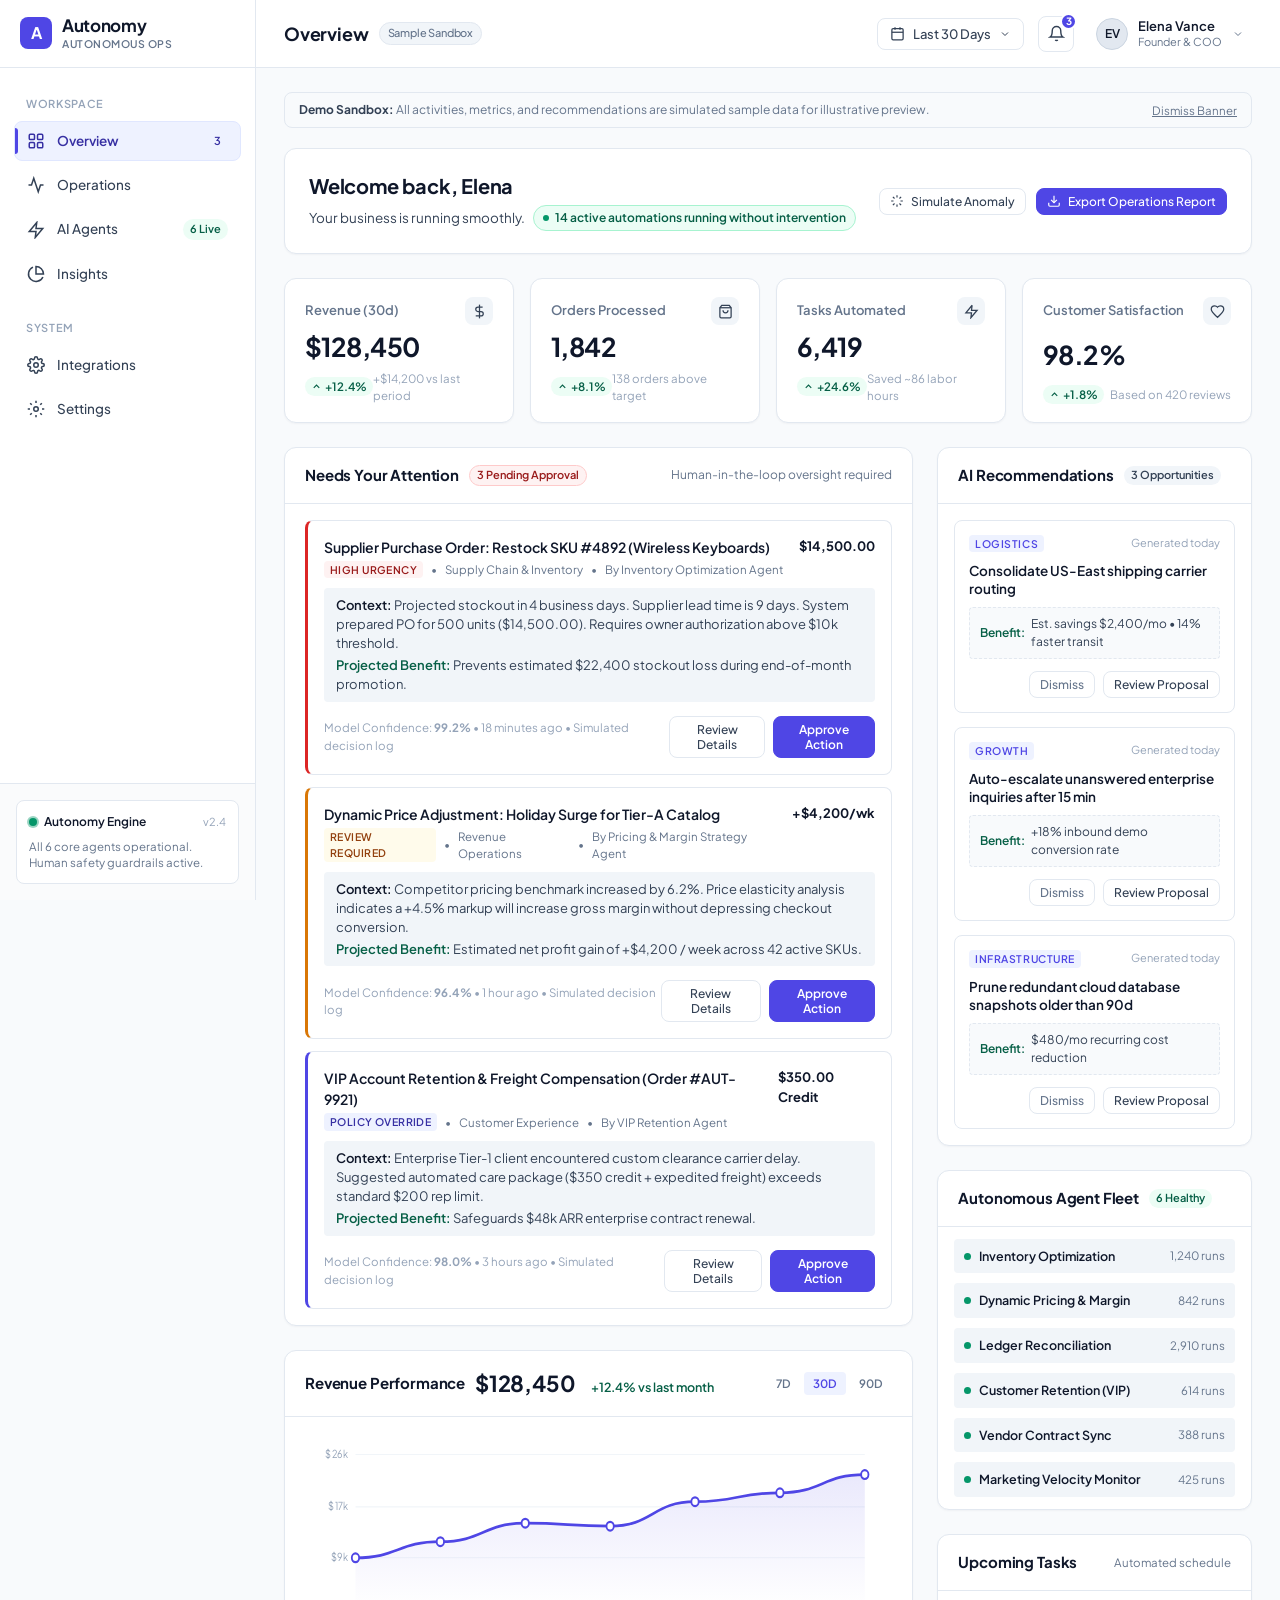
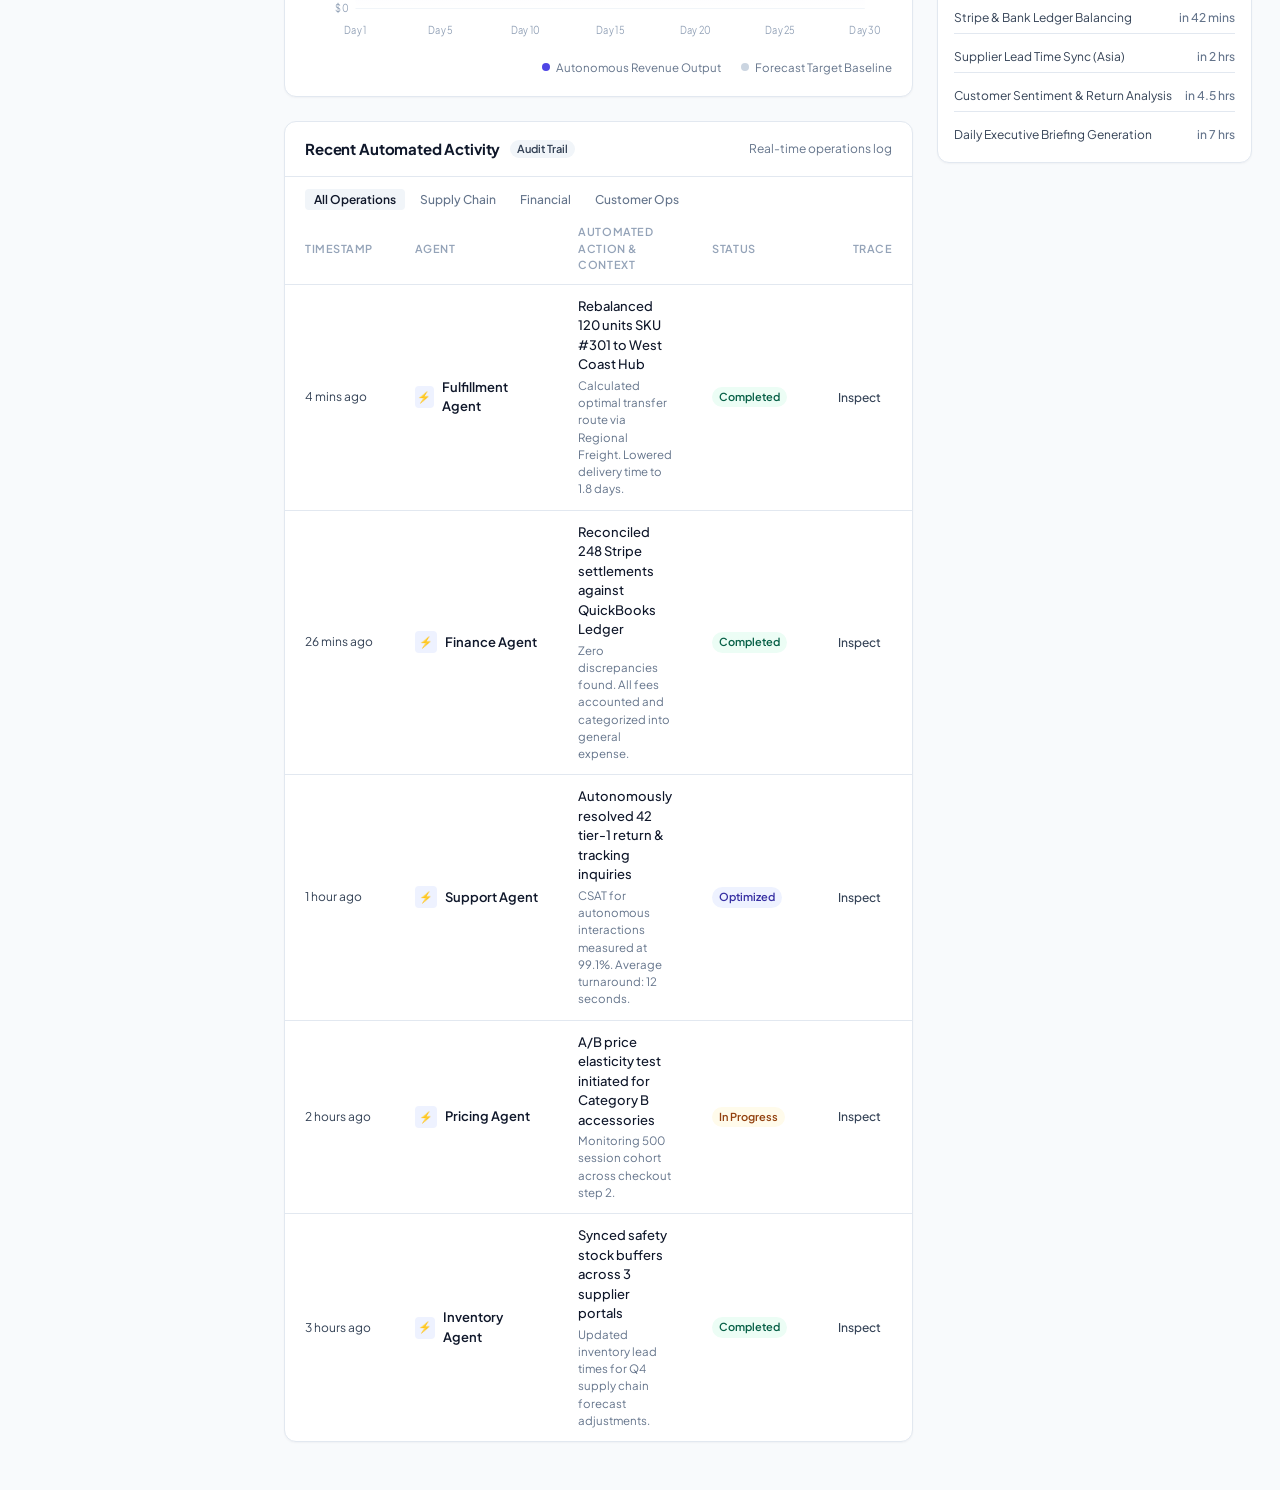
<file: index.html>
<!DOCTYPE html>
<html lang="en">
<head>
  <meta charset="UTF-8">
  <meta name="viewport" content="width=device-width, initial-scale=1.0">
  <title>Autonomy — Autonomous Business Operations Platform</title>
  <meta name="description" content="Calm, clear autonomous business operations platform. Monitor operations, understand what needs attention, and review AI-suggested actions.">
  <link rel="stylesheet" href="dashboard.css">
  <!-- Fonts: Inter / System -->
  <link rel="preconnect" href="https://fonts.googleapis.com">
  <link rel="preconnect" href="https://fonts.gstatic.com" crossorigin>
  <link href="https://fonts.googleapis.com/css2?family=Plus+Jakarta+Sans:wght@400;500;600;700&display=swap" rel="stylesheet">
  <style>
    body { font-family: 'Plus Jakarta Sans', -apple-system, BlinkMacSystemFont, "Segoe UI", Roboto, sans-serif; }
  </style>
</head>
<body>

<div class="app-container">
  <!-- Mobile Sidebar Overlay Backdrop -->
  <div class="sidebar-overlay" id="sidebarOverlay"></div>

  <!-- Left Sidebar -->
  <aside class="sidebar" id="sidebar">
    <div class="sidebar-header">
      <a href="index.html" class="brand-wrapper">
        <div class="brand-icon">A</div>
        <div class="brand-text">
          <span class="brand-title">Autonomy</span>
          <span class="brand-tag">Autonomous Ops</span>
        </div>
      </a>
      <button class="mobile-menu-btn" id="sidebarCloseBtn" aria-label="Close sidebar" style="display: none;">
        <svg width="20" height="20" viewBox="0 0 24 24" fill="none" stroke="currentColor" stroke-width="2">
          <path d="M18 6L6 18M6 6l12 12"/>
        </svg>
      </button>
    </div>

    <!-- Navigation List -->
    <nav class="sidebar-nav">
      <div class="nav-section-title">Workspace</div>
      
      <a href="#overview" class="nav-item active" data-tab="overview">
        <svg class="nav-icon" viewBox="0 0 24 24" fill="none" stroke="currentColor">
          <rect x="3" y="3" width="7" height="7" rx="1.5"/>
          <rect x="14" y="3" width="7" height="7" rx="1.5"/>
          <rect x="14" y="14" width="7" height="7" rx="1.5"/>
          <rect x="3" y="14" width="7" height="7" rx="1.5"/>
        </svg>
        <span>Overview</span>
        <span class="nav-badge" id="navAttentionBadge">3</span>
      </a>

      <a href="#operations" class="nav-item" data-tab="operations">
        <svg class="nav-icon" viewBox="0 0 24 24" fill="none" stroke="currentColor">
          <polyline points="22 12 18 12 15 21 9 3 6 12 2 12"/>
        </svg>
        <span>Operations</span>
      </a>

      <a href="#agents" class="nav-item" data-tab="agents">
        <svg class="nav-icon" viewBox="0 0 24 24" fill="none" stroke="currentColor">
          <polygon points="13 2 3 14 12 14 11 22 21 10 12 10 13 2"/>
        </svg>
        <span>AI Agents</span>
        <span class="nav-badge" style="background-color:#ecfdf5; color:#065f46;">6 Live</span>
      </a>

      <a href="#insights" class="nav-item" data-tab="insights">
        <svg class="nav-icon" viewBox="0 0 24 24" fill="none" stroke="currentColor">
          <path d="M21.21 15.89A10 10 0 1 1 8 2.83"/>
          <path d="M22 12A10 10 0 0 0 12 2v10z"/>
        </svg>
        <span>Insights</span>
      </a>

      <div class="nav-section-title" style="margin-top: 14px;">System</div>

      <a href="#integrations" class="nav-item" data-tab="integrations">
        <svg class="nav-icon" viewBox="0 0 24 24" fill="none" stroke="currentColor">
          <circle cx="12" cy="12" r="3"/>
          <path d="M19.4 15a1.65 1.65 0 0 0 .33 1.82l.06.06a2 2 0 0 1 0 2.83 2 2 0 0 1-2.83 0l-.06-.06a1.65 1.65 0 0 0-1.82-.33 1.65 1.65 0 0 0-1 1.51V21a2 2 0 0 1-2 2 2 2 0 0 1-2-2v-.09A1.65 1.65 0 0 0 9 19.4a1.65 1.65 0 0 0-1.82.33l-.06.06a2 2 0 0 1-2.83 0 2 2 0 0 1 0-2.83l.06-.06a1.65 1.65 0 0 0 .33-1.82 1.65 1.65 0 0 0-1.51-1H3a2 2 0 0 1-2-2 2 2 0 0 1 2-2h.09A1.65 1.65 0 0 0 4.6 9a1.65 1.65 0 0 0-.33-1.82l-.06-.06a2 2 0 0 1 0-2.83 2 2 0 0 1 2.83 0l.06.06a1.65 1.65 0 0 0 1.82.33H9a1.65 1.65 0 0 0 1-1.51V3a2 2 0 0 1 2-2 2 2 0 0 1 2 2v.09a1.65 1.65 0 0 0 1 1.51 1.65 1.65 0 0 0 1.82-.33l.06-.06a2 2 0 0 1 2.83 0 2 2 0 0 1 0 2.83l-.06.06a1.65 1.65 0 0 0-.33 1.82V9a1.65 1.65 0 0 0 1.51 1H21a2 2 0 0 1 2 2 2 2 0 0 1-2 2h-.09a1.65 1.65 0 0 0-1.51 1z"/>
        </svg>
        <span>Integrations</span>
      </a>

      <a href="#settings" class="nav-item" data-tab="settings">
        <svg class="nav-icon" viewBox="0 0 24 24" fill="none" stroke="currentColor">
          <circle cx="12" cy="12" r="3"/>
          <path d="M12 1v3M12 20v3M4.22 4.22l2.12 2.12M17.66 17.66l2.12 2.12M1 12h3M20 12h3M4.22 19.78l2.12-2.12M17.66 6.34l2.12-2.12"/>
        </svg>
        <span>Settings</span>
      </a>
    </nav>

    <!-- Sidebar Footer / System Status -->
    <div class="sidebar-footer">
      <div class="system-status-card">
        <div class="status-header">
          <div class="status-indicator-wrap">
            <span class="pulse-dot"></span>
            <span>Autonomy Engine</span>
          </div>
          <span class="status-version">v2.4</span>
        </div>
        <p class="status-desc">All 6 core agents operational. Human safety guardrails active.</p>
      </div>
    </div>
  </aside>

  <!-- Main Wrapper -->
  <div class="main-wrapper">
    <!-- Top Bar -->
    <header class="topbar">
      <div class="topbar-left">
        <button class="mobile-menu-btn" id="mobileMenuBtn" aria-label="Open mobile menu">
          <svg width="20" height="20" viewBox="0 0 24 24" fill="none" stroke="currentColor" stroke-width="2">
            <line x1="3" y1="12" x2="21" y2="12"/>
            <line x1="3" y1="6" x2="21" y2="6"/>
            <line x1="3" y1="18" x2="21" y2="18"/>
          </svg>
        </button>

        <div class="page-meta">
          <h1 class="page-title">
            Overview
            <span class="demo-badge">Sample Sandbox</span>
          </h1>
        </div>
      </div>

      <div class="topbar-right">
        <!-- Date Range Selector -->
        <div class="date-selector-wrapper">
          <button class="date-selector-btn" id="dateSelectorBtn" aria-label="Select date range">
            <svg width="15" height="15" viewBox="0 0 24 24" fill="none" stroke="currentColor" stroke-width="2">
              <rect x="3" y="4" width="18" height="18" rx="2" ry="2"/>
              <line x1="16" y1="2" x2="16" y2="6"/>
              <line x1="8" y1="2" x2="8" y2="6"/>
              <line x1="3" y1="10" x2="21" y2="10"/>
            </svg>
            <span id="selectedDateLabel">Last 30 Days</span>
            <svg width="12" height="12" viewBox="0 0 24 24" fill="none" stroke="currentColor" stroke-width="2">
              <polyline points="6 9 12 15 18 9"/>
            </svg>
          </button>
          
          <div class="date-dropdown" id="dateDropdown">
            <button class="dropdown-item" data-val="today">Today (Real-time)</button>
            <button class="dropdown-item" data-val="7d">Last 7 Days</button>
            <button class="dropdown-item active" data-val="30d">Last 30 Days</button>
            <button class="dropdown-item" data-val="quarter">Quarter to Date</button>
          </div>
        </div>

        <!-- Notifications Bell -->
        <div class="notification-wrapper">
          <button class="icon-btn" id="notifBtn" aria-label="Notifications">
            <svg width="17" height="17" viewBox="0 0 24 24" fill="none" stroke="currentColor" stroke-width="2">
              <path d="M18 8A6 6 0 0 0 6 8c0 7-3 9-3 9h18s-3-2-3-9"/>
              <path d="M13.73 21a2 2 0 0 1-3.46 0"/>
            </svg>
            <span class="unread-badge">3</span>
          </button>

          <div class="notifications-menu" id="notifMenu">
            <div class="notifications-header">
              <h4>System Notifications</h4>
              <span style="font-size:11px; color:var(--text-muted);">3 unread</span>
            </div>
            <div class="notifications-list">
              <div class="notification-row">
                <span style="color:var(--status-danger);">●</span>
                <div>
                  <div style="font-weight:600; color:var(--text-primary);">Restock threshold reached</div>
                  <div style="font-size:11.5px; color:var(--text-muted);">SKU #4892 inventory dropped to 4 days supply.</div>
                  <div style="font-size:10.5px; color:var(--text-subtle); margin-top:2px;">18 mins ago</div>
                </div>
              </div>
              <div class="notification-row">
                <span style="color:var(--status-warning);">●</span>
                <div>
                  <div style="font-weight:600; color:var(--text-primary);">Price elasticity trigger</div>
                  <div style="font-size:11.5px; color:var(--text-muted);">Competitor prices increased across 42 items.</div>
                  <div style="font-size:10.5px; color:var(--text-subtle); margin-top:2px;">1 hour ago</div>
                </div>
              </div>
              <div class="notification-row">
                <span style="color:var(--status-success);">●</span>
                <div>
                  <div style="font-weight:600; color:var(--text-primary);">Settlements reconciled</div>
                  <div style="font-size:11.5px; color:var(--text-muted);">248 Stripe transactions matched with zero errors.</div>
                  <div style="font-size:10.5px; color:var(--text-subtle); margin-top:2px;">2 hours ago</div>
                </div>
              </div>
            </div>
          </div>
        </div>

        <!-- User Profile Dropdown -->
        <div class="user-menu-wrapper">
          <button class="user-profile-btn" id="userProfileBtn" aria-label="User profile">
            <div class="user-avatar">EV</div>
            <div class="user-info">
              <span class="user-name">Elena Vance</span>
              <span class="user-role">Founder & COO</span>
            </div>
            <svg width="12" height="12" viewBox="0 0 24 24" fill="none" stroke="currentColor" stroke-width="2" style="color:var(--text-muted);">
              <polyline points="6 9 12 15 18 9"/>
            </svg>
          </button>

          <div class="user-dropdown" id="userDropdown">
            <div style="padding: 8px 14px; border-bottom: 1px solid var(--border-subtle);">
              <div style="font-size:12.5px; font-weight:600; color:var(--text-primary);">Elena Vance</div>
              <div style="font-size:11px; color:var(--text-muted);">elena@vanceholdings.com</div>
            </div>
            <button class="dropdown-item" onclick="window.AutonomyApp.showToast('Workspace settings opened')">Workspace Profile</button>
            <button class="dropdown-item" onclick="window.AutonomyApp.showToast('API access keys opened')">API & Webhooks</button>
            <div class="dropdown-divider"></div>
            <button class="dropdown-item" onclick="window.AutonomyApp.showToast('Audit report ready for download')">Export Audit Trail</button>
            <button class="dropdown-item" style="color:var(--status-danger-text);" onclick="window.AutonomyApp.showToast('Logged out of demo session')">Sign Out</button>
          </div>
        </div>
      </div>
    </header>

    <!-- Main Content Area -->
    <main class="content-area">
      <!-- Illustrative Demo Notification Banner -->
      <div class="demo-notice-bar">
        <span>
          <strong>Demo Sandbox:</strong> All activities, metrics, and recommendations are simulated sample data for illustrative preview.
        </span>
        <button class="demo-notice-dismiss" onclick="this.parentElement.style.display='none'">Dismiss Banner</button>
      </div>

      <!-- TAB 1: OVERVIEW -->
      <section class="tab-pane active" id="tab-overview">
        <!-- Welcome Section -->
        <div class="welcome-card">
          <div class="welcome-info">
            <h2 class="welcome-title">Welcome back, Elena</h2>
            <div class="welcome-status">
              <span>Your business is running smoothly.</span>
              <span class="automation-pill">
                <span class="pill-dot"></span>
                14 active automations running without intervention
              </span>
            </div>
          </div>
          <div class="welcome-actions">
            <button class="btn btn-secondary btn-sm" id="simulateAnomalyBtn" title="Trigger a demo anomaly to test the approval queue">
              <svg width="14" height="14" viewBox="0 0 24 24" fill="none" stroke="currentColor" stroke-width="2">
                <path d="M12 2v4M12 18v4M4.93 4.93l2.83 2.83M16.24 16.24l2.83 2.83M2 12h4M18 12h4M4.93 19.07l2.83-2.83M16.24 7.76l2.83-2.83"/>
              </svg>
              Simulate Anomaly
            </button>
            <button class="btn btn-primary btn-sm" onclick="window.AutonomyApp.showToast('Report generated and downloaded (PDF)')">
              <svg width="14" height="14" viewBox="0 0 24 24" fill="none" stroke="currentColor" stroke-width="2">
                <path d="M21 15v4a2 2 0 0 1-2 2H5a2 2 0 0 1-2-2v-4"/>
                <polyline points="7 10 12 15 17 10"/>
                <line x1="12" y1="15" x2="12" y2="3"/>
              </svg>
              Export Operations Report
            </button>
          </div>
        </div>

        <!-- 4 Key Metric Cards -->
        <div class="metrics-grid">
          <!-- Metric 1: Revenue -->
          <div class="metric-card">
            <div class="metric-header">
              <span class="metric-title">Revenue (30d)</span>
              <div class="metric-icon-wrap">
                <svg width="15" height="15" viewBox="0 0 24 24" fill="none" stroke="currentColor" stroke-width="2">
                  <line x1="12" y1="1" x2="12" y2="23"/>
                  <path d="M17 5H9.5a3.5 3.5 0 0 0 0 7h5a3.5 3.5 0 0 1 0 7H6"/>
                </svg>
              </div>
            </div>
            <div class="metric-value-wrap">
              <span class="metric-value">$128,450</span>
            </div>
            <div class="metric-footer">
              <span class="trend-badge positive">
                <svg width="11" height="11" viewBox="0 0 24 24" fill="none" stroke="currentColor" stroke-width="2.5">
                  <polyline points="18 15 12 9 6 15"/>
                </svg>
                +12.4%
              </span>
              <span class="metric-subtext">+$14,200 vs last period</span>
            </div>
          </div>

          <!-- Metric 2: Orders -->
          <div class="metric-card">
            <div class="metric-header">
              <span class="metric-title">Orders Processed</span>
              <div class="metric-icon-wrap">
                <svg width="15" height="15" viewBox="0 0 24 24" fill="none" stroke="currentColor" stroke-width="2">
                  <path d="M6 2L3 6v14a2 2 0 0 0 2 2h14a2 2 0 0 0 2-2V6l-3-4z"/>
                  <line x1="3" y1="6" x2="21" y2="6"/>
                  <path d="M16 10a4 4 0 0 1-8 0"/>
                </svg>
              </div>
            </div>
            <div class="metric-value-wrap">
              <span class="metric-value">1,842</span>
            </div>
            <div class="metric-footer">
              <span class="trend-badge positive">
                <svg width="11" height="11" viewBox="0 0 24 24" fill="none" stroke="currentColor" stroke-width="2.5">
                  <polyline points="18 15 12 9 6 15"/>
                </svg>
                +8.1%
              </span>
              <span class="metric-subtext">138 orders above target</span>
            </div>
          </div>

          <!-- Metric 3: Tasks Automated -->
          <div class="metric-card">
            <div class="metric-header">
              <span class="metric-title">Tasks Automated</span>
              <div class="metric-icon-wrap">
                <svg width="15" height="15" viewBox="0 0 24 24" fill="none" stroke="currentColor" stroke-width="2">
                  <polyline points="13 2 3 14 12 14 11 22 21 10 12 10 13 2"/>
                </svg>
              </div>
            </div>
            <div class="metric-value-wrap">
              <span class="metric-value">6,419</span>
            </div>
            <div class="metric-footer">
              <span class="trend-badge positive">
                <svg width="11" height="11" viewBox="0 0 24 24" fill="none" stroke="currentColor" stroke-width="2.5">
                  <polyline points="18 15 12 9 6 15"/>
                </svg>
                +24.6%
              </span>
              <span class="metric-subtext">Saved ~86 labor hours</span>
            </div>
          </div>

          <!-- Metric 4: Customer Satisfaction -->
          <div class="metric-card">
            <div class="metric-header">
              <span class="metric-title">Customer Satisfaction</span>
              <div class="metric-icon-wrap">
                <svg width="15" height="15" viewBox="0 0 24 24" fill="none" stroke="currentColor" stroke-width="2">
                  <path d="M12 21.35l-1.45-1.32C5.4 15.36 2 12.28 2 8.5 2 5.42 4.42 3 7.5 3c1.74 0 3.41.81 4.5 2.09C13.09 3.81 14.76 3 16.5 3 19.58 3 22 5.42 22 8.5c0 3.78-3.4 6.86-8.55 11.54L12 21.35z"/>
                </svg>
              </div>
            </div>
            <div class="metric-value-wrap">
              <span class="metric-value">98.2%</span>
            </div>
            <div class="metric-footer">
              <span class="trend-badge positive">
                <svg width="11" height="11" viewBox="0 0 24 24" fill="none" stroke="currentColor" stroke-width="2.5">
                  <polyline points="18 15 12 9 6 15"/>
                </svg>
                +1.8%
              </span>
              <span class="metric-subtext">Based on 420 reviews</span>
            </div>
          </div>
        </div>

        <!-- Dashboard Grid: 2 Columns -->
        <div class="dashboard-grid">
          <!-- Main Left Column -->
          <div class="col-main">
            <!-- SECTION: Needs Your Attention (Approval Queue) -->
            <section class="dashboard-card" id="attentionSection">
              <div class="card-header">
                <div class="card-header-left">
                  <h3 class="card-title">Needs Your Attention</h3>
                  <span class="count-badge attention" id="attentionCountBadge">3 Pending Approval</span>
                </div>
                <div class="card-header-actions">
                  <span style="font-size:12px; color:var(--text-muted);">Human-in-the-loop oversight required</span>
                </div>
              </div>

              <!-- Attention List Items -->
              <div class="attention-list" id="attentionList">
                <!-- Dynamically populated via JS -->
              </div>

              <!-- Empty state when all approved -->
              <div class="empty-attention" id="emptyAttention">
                <svg width="32" height="32" viewBox="0 0 24 24" fill="none" stroke="currentColor" stroke-width="2">
                  <path d="M22 11.08V12a10 10 0 1 1-5.93-9.14"/>
                  <polyline points="22 4 12 14.01 9 11.01"/>
                </svg>
                <div style="font-weight:600; color:var(--text-primary);">All actions reviewed</div>
                <div style="font-size:12.5px; color:var(--text-muted);">There are no pending items requiring human authorization right now.</div>
              </div>
            </section>

            <!-- SECTION: Performance Chart (Revenue Over Time) -->
            <section class="dashboard-card">
              <div class="card-header">
                <div class="card-header-left">
                  <h3 class="card-title">Revenue Performance</h3>
                  <div class="chart-header-stats">
                    <span class="chart-main-value" id="chartTotalValue">$128,450</span>
                    <span class="chart-stat-delta" id="chartGrowthValue">+12.4% vs last month</span>
                  </div>
                </div>

                <div class="chart-filters">
                  <button class="chart-filter-btn" data-period="7D">7D</button>
                  <button class="chart-filter-btn active" data-period="30D">30D</button>
                  <button class="chart-filter-btn" data-period="90D">90D</button>
                </div>
              </div>

              <div class="chart-container">
                <div class="chart-svg-wrapper">
                  <svg class="chart-svg" id="chartSvg" preserveAspectRatio="none"></svg>
                  <div class="chart-tooltip" id="chartTooltip"></div>
                </div>

                <div class="chart-legend">
                  <div class="legend-item">
                    <span class="legend-dot primary"></span>
                    <span>Autonomous Revenue Output</span>
                  </div>
                  <div class="legend-item">
                    <span class="legend-dot target"></span>
                    <span>Forecast Target Baseline</span>
                  </div>
                </div>
              </div>
            </section>

            <!-- SECTION: Activity Area (Recent Automated Actions) -->
            <section class="dashboard-card">
              <div class="card-header">
                <div class="card-header-left">
                  <h3 class="card-title">Recent Automated Activity</h3>
                  <span class="count-badge">Audit Trail</span>
                </div>
                <div class="card-header-actions">
                  <span style="font-size:12px; color:var(--text-muted);">Real-time operations log</span>
                </div>
              </div>

              <div class="activity-controls">
                <div class="activity-filters">
                  <button class="activity-filter-btn active" data-cat="all">All Operations</button>
                  <button class="activity-filter-btn" data-cat="inventory">Supply Chain</button>
                  <button class="activity-filter-btn" data-cat="finance">Financial</button>
                  <button class="activity-filter-btn" data-cat="cx">Customer Ops</button>
                </div>
              </div>

              <div class="activity-table-wrapper">
                <table class="activity-table">
                  <thead>
                    <tr>
                      <th style="width:110px;">Timestamp</th>
                      <th style="width:170px;">Agent</th>
                      <th>Automated Action & Context</th>
                      <th style="width:110px;">Status</th>
                      <th style="width:80px; text-align:right;">Trace</th>
                    </tr>
                  </thead>
                  <tbody id="activityTableBody">
                    <!-- Populated via JS -->
                  </tbody>
                </table>
              </div>
            </section>
          </div>

          <!-- Side Right Column -->
          <aside class="col-side">
            <!-- AI Recommendations Panel -->
            <div class="dashboard-card">
              <div class="card-header">
                <div class="card-header-left">
                  <h3 class="card-title">AI Recommendations</h3>
                  <span class="count-badge">3 Opportunities</span>
                </div>
              </div>

              <div class="recommendations-list" id="recommendationsList">
                <!-- Dynamically rendered via JS -->
              </div>
            </div>

            <!-- Active Agent Fleet Widget -->
            <div class="dashboard-card">
              <div class="card-header">
                <div class="card-header-left">
                  <h3 class="card-title">Autonomous Agent Fleet</h3>
                  <span class="count-badge" style="background-color:#ecfdf5; color:#065f46;">6 Healthy</span>
                </div>
              </div>

              <div class="agent-fleet-list">
                <div class="fleet-row">
                  <div class="fleet-agent-info">
                    <span class="fleet-status-dot"></span>
                    <span class="fleet-agent-name">Inventory Optimization</span>
                  </div>
                  <span class="fleet-metric">1,240 runs</span>
                </div>

                <div class="fleet-row">
                  <div class="fleet-agent-info">
                    <span class="fleet-status-dot"></span>
                    <span class="fleet-agent-name">Dynamic Pricing & Margin</span>
                  </div>
                  <span class="fleet-metric">842 runs</span>
                </div>

                <div class="fleet-row">
                  <div class="fleet-agent-info">
                    <span class="fleet-status-dot"></span>
                    <span class="fleet-agent-name">Ledger Reconciliation</span>
                  </div>
                  <span class="fleet-metric">2,910 runs</span>
                </div>

                <div class="fleet-row">
                  <div class="fleet-agent-info">
                    <span class="fleet-status-dot"></span>
                    <span class="fleet-agent-name">Customer Retention (VIP)</span>
                  </div>
                  <span class="fleet-metric">614 runs</span>
                </div>

                <div class="fleet-row">
                  <div class="fleet-agent-info">
                    <span class="fleet-status-dot"></span>
                    <span class="fleet-agent-name">Vendor Contract Sync</span>
                  </div>
                  <span class="fleet-metric">388 runs</span>
                </div>

                <div class="fleet-row">
                  <div class="fleet-agent-info">
                    <span class="fleet-status-dot"></span>
                    <span class="fleet-agent-name">Marketing Velocity Monitor</span>
                  </div>
                  <span class="fleet-metric">425 runs</span>
                </div>
              </div>
            </div>

            <!-- Upcoming Scheduled Jobs -->
            <div class="dashboard-card">
              <div class="card-header">
                <div class="card-header-left">
                  <h3 class="card-title">Upcoming Tasks</h3>
                </div>
                <span style="font-size:11.5px; color:var(--text-muted);">Automated schedule</span>
              </div>

              <div class="schedule-list">
                <div class="schedule-item">
                  <span class="schedule-name">Stripe & Bank Ledger Balancing</span>
                  <span class="schedule-time">in 42 mins</span>
                </div>
                <div class="schedule-item">
                  <span class="schedule-name">Supplier Lead Time Sync (Asia)</span>
                  <span class="schedule-time">in 2 hrs</span>
                </div>
                <div class="schedule-item">
                  <span class="schedule-name">Customer Sentiment & Return Analysis</span>
                  <span class="schedule-time">in 4.5 hrs</span>
                </div>
                <div class="schedule-item">
                  <span class="schedule-name">Daily Executive Briefing Generation</span>
                  <span class="schedule-time">in 7 hrs</span>
                </div>
              </div>
            </div>
          </aside>
        </div>
      </section>

      <!-- TAB 2: OPERATIONS VIEW -->
      <section class="tab-pane" id="tab-operations">
        <div class="view-container">
          <div class="view-header">
            <h2 class="view-title">Operations Control Center</h2>
            <p class="view-subtitle">Supervise live automated operational workflows and trigger manual overrides.</p>
          </div>

          <div class="grid-cards">
            <div class="dashboard-card" style="padding:20px;">
              <h3 style="font-size:15px; font-weight:700; margin-bottom:8px;">Supply Chain & Logistics</h3>
              <p style="font-size:12.5px; color:var(--text-secondary); margin-bottom:14px;">
                Monitoring 3 regional warehouses, 14 suppliers, and 4 shipping carriers.
              </p>
              <div style="font-size:12px; background:var(--bg-app); padding:10px; border-radius:6px; margin-bottom:14px;">
                <div>• Average replenishment turnaround: <strong>6.2 days</strong></div>
                <div>• Stockout risk probability: <strong>0.8%</strong> (Target &lt; 2%)</div>
              </div>
              <button class="btn btn-secondary btn-sm" onclick="window.AutonomyApp.showToast('Supply Chain parameters refreshed')">Configure Thresholds</button>
            </div>

            <div class="dashboard-card" style="padding:20px;">
              <h3 style="font-size:15px; font-weight:700; margin-bottom:8px;">Financial Reconciliation</h3>
              <p style="font-size:12.5px; color:var(--text-secondary); margin-bottom:14px;">
                Continuous matching between payment gateways, merchant accounts, and accounting ledgers.
              </p>
              <div style="font-size:12px; background:var(--bg-app); padding:10px; border-radius:6px; margin-bottom:14px;">
                <div>• Unreconciled transactions: <strong>0</strong></div>
                <div>• Autonomous match rate: <strong>99.8%</strong></div>
              </div>
              <button class="btn btn-secondary btn-sm" onclick="window.AutonomyApp.showToast('Ledger sync completed')">Run Manual Audit</button>
            </div>

            <div class="dashboard-card" style="padding:20px;">
              <h3 style="font-size:15px; font-weight:700; margin-bottom:8px;">Customer Experience (CX)</h3>
              <p style="font-size:12.5px; color:var(--text-secondary); margin-bottom:14px;">
                Automated triage and resolution of shipping inquiries, returns, and exchanges.
              </p>
              <div style="font-size:12px; background:var(--bg-app); padding:10px; border-radius:6px; margin-bottom:14px;">
                <div>• First response time: <strong>&lt; 30 seconds</strong></div>
                <div>• Human escalation rate: <strong>4.2%</strong></div>
              </div>
              <button class="btn btn-secondary btn-sm" onclick="window.AutonomyApp.showToast('CX policies updated')">Manage Care Policies</button>
            </div>
          </div>
        </div>
      </section>

      <!-- TAB 3: AI AGENTS VIEW -->
      <section class="tab-pane" id="tab-agents">
        <div class="view-container">
          <div class="view-header">
            <h2 class="view-title">Active AI Agent Fleet</h2>
            <p class="view-subtitle">Autonomous agents deployed across your business stack with verifiable safety boundaries.</p>
          </div>

          <div class="grid-cards">
            <div class="dashboard-card" style="padding:20px;">
              <div style="display:flex; justify-content:space-between; align-items:center; margin-bottom:8px;">
                <h4 style="font-weight:700; font-size:15px;">Inventory Optimization Agent</h4>
                <span class="status-badge-inline completed">Healthy</span>
              </div>
              <p style="font-size:12.5px; color:var(--text-secondary); margin-bottom:12px;">
                Monitors reorder points, tracks safety stock, and creates automated purchase orders when stock depletes.
              </p>
              <div style="font-size:11.5px; color:var(--text-muted); border-top:1px solid var(--border-subtle); padding-top:10px;">
                Authority Limit: <strong>Up to $10,000 / PO</strong> • Confidence Threshold: <strong>95%</strong>
              </div>
            </div>

            <div class="dashboard-card" style="padding:20px;">
              <div style="display:flex; justify-content:space-between; align-items:center; margin-bottom:8px;">
                <h4 style="font-weight:700; font-size:15px;">Dynamic Margin & Pricing Agent</h4>
                <span class="status-badge-inline completed">Healthy</span>
              </div>
              <p style="font-size:12.5px; color:var(--text-secondary); margin-bottom:12px;">
                Analyzes competitor catalog indexing, demand elasticity, and adjusts prices within authorized bounds.
              </p>
              <div style="font-size:11.5px; color:var(--text-muted); border-top:1px solid var(--border-subtle); padding-top:10px;">
                Authority Limit: <strong>±7.5% per item / week</strong> • Confidence Threshold: <strong>92%</strong>
              </div>
            </div>

            <div class="dashboard-card" style="padding:20px;">
              <div style="display:flex; justify-content:space-between; align-items:center; margin-bottom:8px;">
                <h4 style="font-weight:700; font-size:15px;">VIP Customer Retention Agent</h4>
                <span class="status-badge-inline completed">Healthy</span>
              </div>
              <p style="font-size:12.5px; color:var(--text-secondary); margin-bottom:12px;">
                Detects shipment delays and friction for high-value accounts, dispatching proactive care packages.
              </p>
              <div style="font-size:11.5px; color:var(--text-muted); border-top:1px solid var(--border-subtle); padding-top:10px;">
                Authority Limit: <strong>Up to $200 compensation credit</strong> • Confidence Threshold: <strong>97%</strong>
              </div>
            </div>
          </div>
        </div>
      </section>

      <!-- TAB 4: INSIGHTS VIEW -->
      <section class="tab-pane" id="tab-insights">
        <div class="view-container">
          <div class="view-header">
            <h2 class="view-title">Strategic Insights</h2>
            <p class="view-subtitle">Long-term trend analysis, margin leakage detection, and market opportunity discovery.</p>
          </div>

          <div class="dashboard-card" style="padding:24px;">
            <h3 style="font-size:15px; font-weight:700; margin-bottom:12px;">Automated Findings (Past 30 Days)</h3>
            <ul style="font-size:13.5px; color:var(--text-secondary); line-height:1.8; padding-left:20px;">
              <li><strong>Packaging optimization:</strong> Reducing box volume for SKU bundle #102 will decrease dimensional carrier fees by $1,800/month.</li>
              <li><strong>Payment routing efficiency:</strong> 3.4% of EU credit card charges suffered non-optimal currency conversion fees. Routing through local acquiring saved $640.</li>
              <li><strong>Cart abandonment pattern:</strong> Visitors requesting express shipping drop off 22% more often when estimated arrival is &gt; 3 days. Recommend partnering with localized 2-day fulfillment hubs.</li>
            </ul>
          </div>
        </div>
      </section>

      <!-- TAB 5: INTEGRATIONS VIEW -->
      <section class="tab-pane" id="tab-integrations">
        <div class="view-container">
          <div class="view-header">
            <h2 class="view-title">Connected Integrations</h2>
            <p class="view-subtitle">Data sources, webhooks, and execution endpoints connected to Autonomy.</p>
          </div>

          <div class="grid-cards">
            <div class="dashboard-card" style="padding:20px;">
              <div style="display:flex; justify-content:space-between; align-items:center; margin-bottom:8px;">
                <h4 style="font-weight:700; font-size:15px;">Shopify (Storefront & Orders)</h4>
                <span class="status-badge-inline completed">Connected</span>
              </div>
              <p style="font-size:12.5px; color:var(--text-secondary);">Real-time stream for checkouts, catalog changes, and refund events.</p>
            </div>

            <div class="dashboard-card" style="padding:20px;">
              <div style="display:flex; justify-content:space-between; align-items:center; margin-bottom:8px;">
                <h4 style="font-weight:700; font-size:15px;">Stripe (Payments & Billing)</h4>
                <span class="status-badge-inline completed">Connected</span>
              </div>
              <p style="font-size:12.5px; color:var(--text-secondary);">Direct webhook synchronization for payouts, disputes, and fee analysis.</p>
            </div>

            <div class="dashboard-card" style="padding:20px;">
              <div style="display:flex; justify-content:space-between; align-items:center; margin-bottom:8px;">
                <h4 style="font-weight:700; font-size:15px;">Slack (Team Notifications)</h4>
                <span class="status-badge-inline completed">Connected</span>
              </div>
              <p style="font-size:12.5px; color:var(--text-secondary);">Dispatches interactive approval alerts to #executive-ops channel.</p>
            </div>
          </div>
        </div>
      </section>

      <!-- TAB 6: SETTINGS VIEW -->
      <section class="tab-pane" id="tab-settings">
        <div class="view-container">
          <div class="view-header">
            <h2 class="view-title">Platform Settings & Guardrails</h2>
            <p class="view-subtitle">Define human-in-the-loop thresholds, notification policies, and agent permissions.</p>
          </div>

          <div class="dashboard-card" style="padding:24px;">
            <div class="card-setting-row">
              <div>
                <div style="font-weight:600; font-size:13.5px; color:var(--text-primary);">Human Authorization Threshold (Financial)</div>
                <div style="font-size:12px; color:var(--text-muted);">Require business owner confirmation for any expenditure exceeding this limit.</div>
              </div>
              <div style="font-weight:700; color:var(--accent);">$10,000.00 USD</div>
            </div>

            <div class="card-setting-row">
              <div>
                <div style="font-weight:600; font-size:13.5px; color:var(--text-primary);">Autonomous Safe Mode</div>
                <div style="font-size:12px; color:var(--text-muted);">When enabled, actions will be staged for review rather than automatically executed.</div>
              </div>
              <div>
                <span class="status-badge-inline completed">Active</span>
              </div>
            </div>

            <div class="card-setting-row">
              <div>
                <div style="font-weight:600; font-size:13.5px; color:var(--text-primary);">Daily Executive Digest</div>
                <div style="font-size:12px; color:var(--text-muted);">Receive a consolidated morning brief of overnight autonomous decisions.</div>
              </div>
              <div>
                <span style="font-size:12.5px; font-weight:600; color:var(--text-primary);">08:00 AM EST</span>
              </div>
            </div>
          </div>
        </div>
      </section>
    </main>
  </div>
</div>

<!-- Reusable Detail / Action Modal -->
<div class="modal-backdrop" id="detailModal">
  <div class="modal-content">
    <div class="modal-header">
      <h3 class="modal-title" id="modalTitle">Review Action</h3>
      <button class="modal-close-btn" id="modalCloseBtn" aria-label="Close modal">
        <svg width="18" height="18" viewBox="0 0 24 24" fill="none" stroke="currentColor" stroke-width="2">
          <line x1="18" y1="6" x2="6" y2="18"/>
          <line x1="6" y1="6" x2="18" y2="18"/>
        </svg>
      </button>
    </div>
    <div class="modal-body" id="modalBody">
      <!-- Injected by JS -->
    </div>
    <div class="modal-footer" id="modalFooter">
      <!-- Injected by JS -->
    </div>
  </div>
</div>

<!-- Toast Feedback Container -->
<div class="toast-container" id="toastContainer"></div>

<!-- Client Logic -->
<script src="dashboard.js"></script>
</body>
</html>
</file>
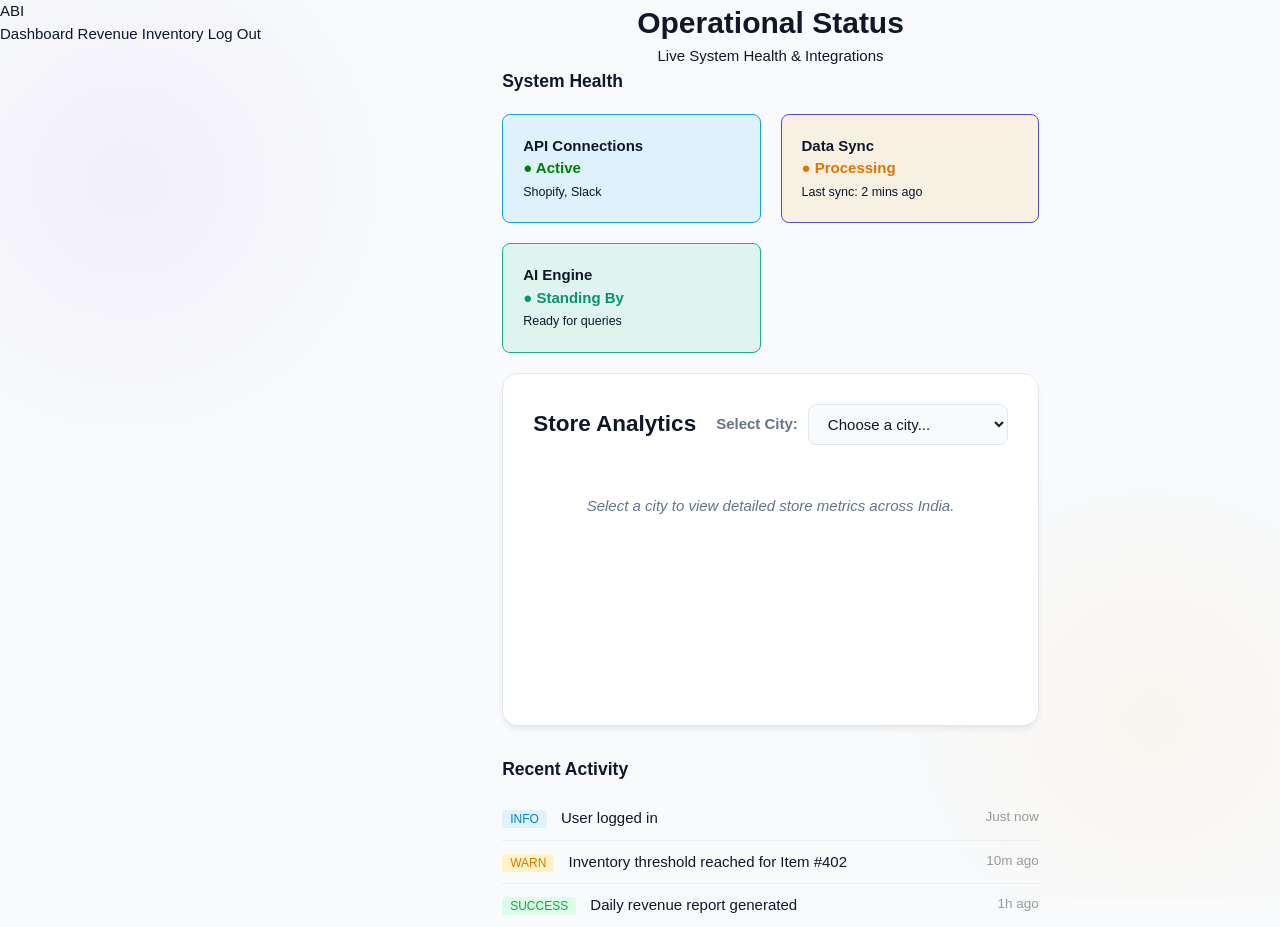
<file: business-status.html>
<!DOCTYPE html>
<html lang="en">

<head>
    <meta charset="UTF-8">
    <title>Business Status - ABI</title>
    <link rel="stylesheet" href="theme.css">
    <link rel="stylesheet" href="dashboard.css">
    <link rel="stylesheet" href="business-status.css">
    <script defer src="theme.js"></script>
</head>

<body>

    <nav class="navbar">
        <a href="dashboard.html" class="nav-logo" style="text-decoration: none;">ABI</a>
        <div class="nav-links">
            <a href="dashboard.html">Dashboard</a>
            <a href="revenue.html">Revenue</a>
            <a href="inventory.html">Inventory</a>
            <a href="login.html">Log Out</a>
        </div>
    </nav>

    <main class="dashboard" style="text-align: left; max-width: 1000px; margin: auto;">
        <h1 style="text-align: center;">Operational Status</h1>
        <p class="subtitle" style="text-align: center;">Live System Health & Integrations</p>

        <section class="settings-card slide-up" style="max-width: 100%;">
            <h3 style="color: var(--primary);">System Health</h3>
            <div
                style="display: grid; grid-template-columns: repeat(auto-fit, minmax(200px, 1fr)); gap: 20px; margin-top: 20px;">
                <div
                    style="padding: 20px; background: rgba(14, 165, 233, 0.1); border-radius: 8px; border: 1px solid var(--secondary);">
                    <h4>API Connections</h4>
                    <p style="color: green; font-weight: bold;">● Active</p>
                    <small>Shopify, Slack</small>
                </div>
                <div
                    style="padding: 20px; background: rgba(245, 158, 11, 0.1); border-radius: 8px; border: 1px solid var(--accent);">
                    <h4>Data Sync</h4>
                    <p style="color: #d97706; font-weight: bold;">● Processing</p>
                    <small>Last sync: 2 mins ago</small>
                </div>
                <div
                    style="padding: 20px; background: rgba(16, 185, 129, 0.1); border-radius: 8px; border: 1px solid #10b981;">
                    <h4>AI Engine</h4>
                    <p style="color: #059669; font-weight: bold;">● Standing By</p>
                    <small>Ready for queries</small>
                </div>
            </div>
        </section>

        <!-- NEW STORE ANALYTICS SECTION -->
        <section class="status-section slide-up delay-200">
            <div class="status-header">
                <h2>Store Analytics</h2>
                <div class="select-container">
                    <label for="citySelect">Select City:</label>
                    <select id="citySelect" onchange="renderStores()">
                        <option value="" selected disabled>Choose a city...</option>
                        <option value="Mumbai">Mumbai</option>
                        <option value="Delhi">Delhi</option>
                        <option value="Bangalore">Bangalore</option>
                        <option value="Hyderabad">Hyderabad</option>
                    </select>
                </div>
            </div>

            <h3 id="selectedCityTitle" style="margin-bottom: 20px; display: none;"></h3>

            <div id="storeResults" class="status-results">
                <p class="placeholder-text">Select a city to view detailed store metrics across India.</p>
            </div>
        </section>

        <section class="settings-card slide-up delay-300" style="max-width: 100%; margin-top: 30px;">
            <h3 style="color: var(--primary);">Recent Activity</h3>
            <ul style="list-style: none; padding: 0; margin-top: 15px;">
                <li style="padding: 10px 0; border-bottom: 1px solid #eee;">
                    <span
                        style="background: #e0f2fe; color: #0284c7; padding: 2px 8px; border-radius: 4px; font-size: 0.8rem;">INFO</span>
                    <span style="margin-left: 10px;">User logged in</span>
                    <span style="float: right; color: #999; font-size: 0.9rem;">Just now</span>
                </li>
                <li style="padding: 10px 0; border-bottom: 1px solid #eee;">
                    <span
                        style="background: #fef3c7; color: #d97706; padding: 2px 8px; border-radius: 4px; font-size: 0.8rem;">WARN</span>
                    <span style="margin-left: 10px;">Inventory threshold reached for Item #402</span>
                    <span style="float: right; color: #999; font-size: 0.9rem;">10m ago</span>
                </li>
                <li style="padding: 10px 0;">
                    <span
                        style="background: #dcfce7; color: #16a34a; padding: 2px 8px; border-radius: 4px; font-size: 0.8rem;">SUCCESS</span>
                    <span style="margin-left: 10px;">Daily revenue report generated</span>
                    <span style="float: right; color: #999; font-size: 0.9rem;">1h ago</span>
                </li>
            </ul>
        </section>
    </main>
    <script src="business-status.js"></script>
</body>

</html>
</file>
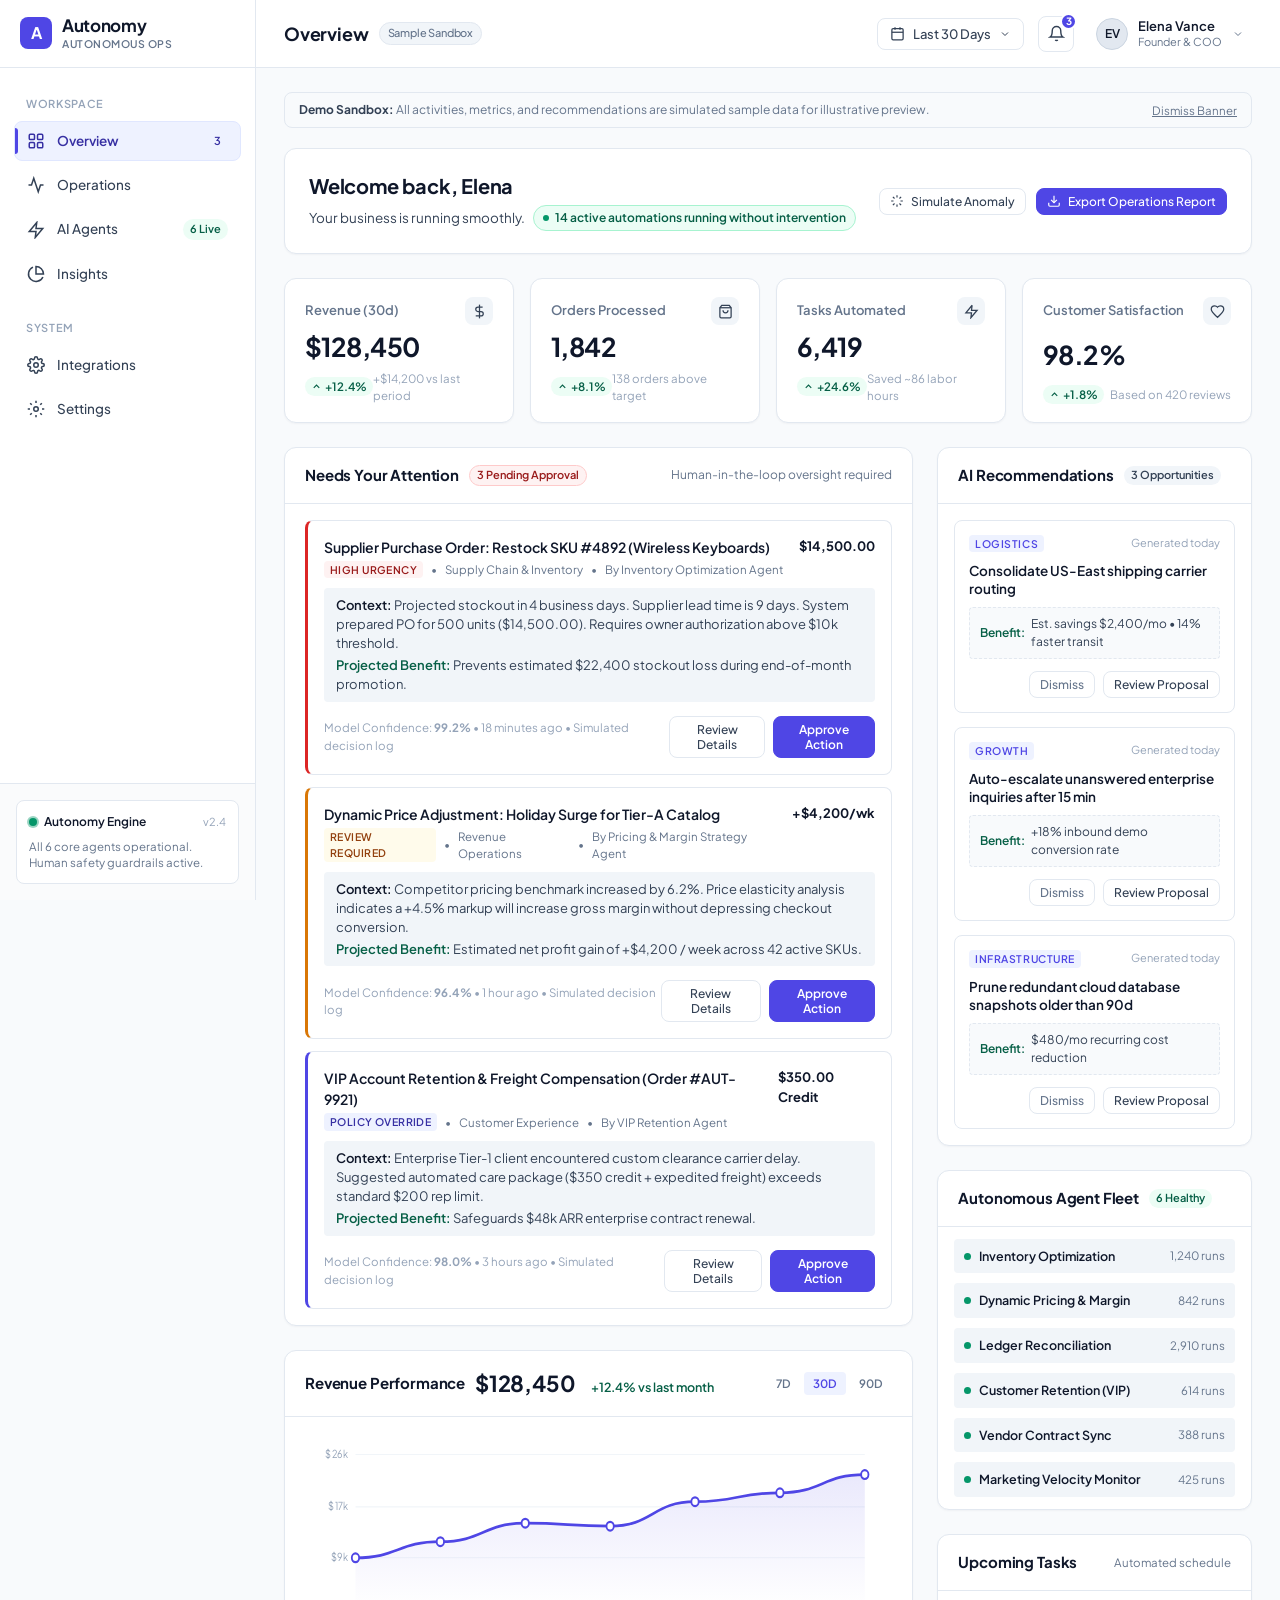
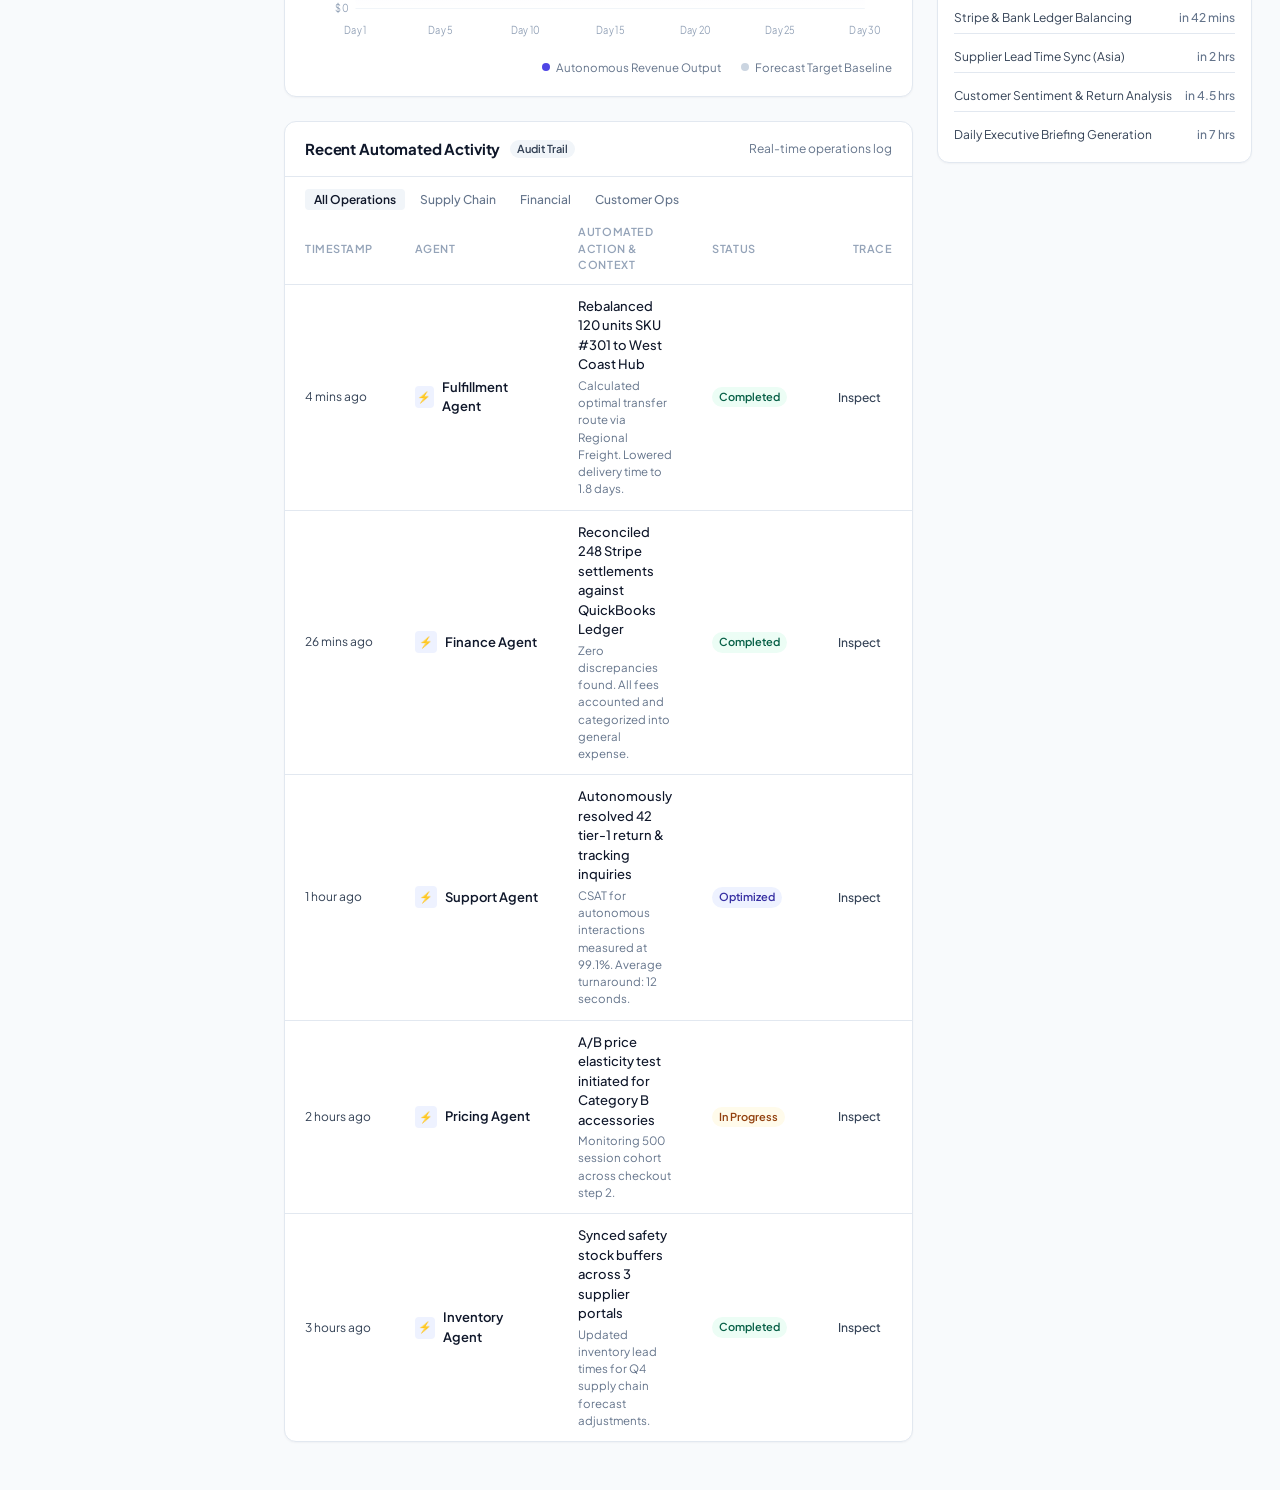
<file: dashboard.html>
<!DOCTYPE html>
<html lang="en">
<head>
  <meta charset="UTF-8">
  <meta name="viewport" content="width=device-width, initial-scale=1.0">
  <title>Autonomy — Autonomous Business Operations Platform</title>
  <meta name="description" content="Calm, clear autonomous business operations platform. Monitor operations, understand what needs attention, and review AI-suggested actions.">
  <link rel="stylesheet" href="dashboard.css">
  <link rel="preconnect" href="https://fonts.googleapis.com">
  <link rel="preconnect" href="https://fonts.gstatic.com" crossorigin>
  <link href="https://fonts.googleapis.com/css2?family=Plus+Jakarta+Sans:wght@400;500;600;700&display=swap" rel="stylesheet">
  <style>
    body { font-family: 'Plus Jakarta Sans', -apple-system, BlinkMacSystemFont, "Segoe UI", Roboto, sans-serif; }
  </style>
</head>
<body>

<div class="app-container">
  <!-- Mobile Sidebar Overlay Backdrop -->
  <div class="sidebar-overlay" id="sidebarOverlay"></div>

  <!-- Left Sidebar -->
  <aside class="sidebar" id="sidebar">
    <div class="sidebar-header">
      <a href="index.html" class="brand-wrapper">
        <div class="brand-icon">A</div>
        <div class="brand-text">
          <span class="brand-title">Autonomy</span>
          <span class="brand-tag">Autonomous Ops</span>
        </div>
      </a>
      <button class="mobile-menu-btn" id="sidebarCloseBtn" aria-label="Close sidebar" style="display: none;">
        <svg width="20" height="20" viewBox="0 0 24 24" fill="none" stroke="currentColor" stroke-width="2">
          <path d="M18 6L6 18M6 6l12 12"/>
        </svg>
      </button>
    </div>

    <!-- Navigation List -->
    <nav class="sidebar-nav">
      <div class="nav-section-title">Workspace</div>
      
      <a href="#overview" class="nav-item active" data-tab="overview">
        <svg class="nav-icon" viewBox="0 0 24 24" fill="none" stroke="currentColor">
          <rect x="3" y="3" width="7" height="7" rx="1.5"/>
          <rect x="14" y="3" width="7" height="7" rx="1.5"/>
          <rect x="14" y="14" width="7" height="7" rx="1.5"/>
          <rect x="3" y="14" width="7" height="7" rx="1.5"/>
        </svg>
        <span>Overview</span>
        <span class="nav-badge" id="navAttentionBadge">3</span>
      </a>

      <a href="#operations" class="nav-item" data-tab="operations">
        <svg class="nav-icon" viewBox="0 0 24 24" fill="none" stroke="currentColor">
          <polyline points="22 12 18 12 15 21 9 3 6 12 2 12"/>
        </svg>
        <span>Operations</span>
      </a>

      <a href="#agents" class="nav-item" data-tab="agents">
        <svg class="nav-icon" viewBox="0 0 24 24" fill="none" stroke="currentColor">
          <polygon points="13 2 3 14 12 14 11 22 21 10 12 10 13 2"/>
        </svg>
        <span>AI Agents</span>
        <span class="nav-badge" style="background-color:#ecfdf5; color:#065f46;">6 Live</span>
      </a>

      <a href="#insights" class="nav-item" data-tab="insights">
        <svg class="nav-icon" viewBox="0 0 24 24" fill="none" stroke="currentColor">
          <path d="M21.21 15.89A10 10 0 1 1 8 2.83"/>
          <path d="M22 12A10 10 0 0 0 12 2v10z"/>
        </svg>
        <span>Insights</span>
      </a>

      <div class="nav-section-title" style="margin-top: 14px;">System</div>

      <a href="#integrations" class="nav-item" data-tab="integrations">
        <svg class="nav-icon" viewBox="0 0 24 24" fill="none" stroke="currentColor">
          <circle cx="12" cy="12" r="3"/>
          <path d="M19.4 15a1.65 1.65 0 0 0 .33 1.82l.06.06a2 2 0 0 1 0 2.83 2 2 0 0 1-2.83 0l-.06-.06a1.65 1.65 0 0 0-1.82-.33 1.65 1.65 0 0 0-1 1.51V21a2 2 0 0 1-2 2 2 2 0 0 1-2-2v-.09A1.65 1.65 0 0 0 9 19.4a1.65 1.65 0 0 0-1.82.33l-.06.06a2 2 0 0 1-2.83 0 2 2 0 0 1 0-2.83l.06-.06a1.65 1.65 0 0 0 .33-1.82 1.65 1.65 0 0 0-1.51-1H3a2 2 0 0 1-2-2 2 2 0 0 1 2-2h.09A1.65 1.65 0 0 0 4.6 9a1.65 1.65 0 0 0-.33-1.82l-.06-.06a2 2 0 0 1 0-2.83 2 2 0 0 1 2.83 0l.06.06a1.65 1.65 0 0 0 1.82.33H9a1.65 1.65 0 0 0 1-1.51V3a2 2 0 0 1 2-2 2 2 0 0 1 2 2v.09a1.65 1.65 0 0 0 1 1.51 1.65 1.65 0 0 0 1.82-.33l.06-.06a2 2 0 0 1 2.83 0 2 2 0 0 1 0 2.83l-.06.06a1.65 1.65 0 0 0-.33 1.82V9a1.65 1.65 0 0 0 1.51 1H21a2 2 0 0 1 2 2 2 2 0 0 1-2 2h-.09a1.65 1.65 0 0 0-1.51 1z"/>
        </svg>
        <span>Integrations</span>
      </a>

      <a href="#settings" class="nav-item" data-tab="settings">
        <svg class="nav-icon" viewBox="0 0 24 24" fill="none" stroke="currentColor">
          <circle cx="12" cy="12" r="3"/>
          <path d="M12 1v3M12 20v3M4.22 4.22l2.12 2.12M17.66 17.66l2.12 2.12M1 12h3M20 12h3M4.22 19.78l2.12-2.12M17.66 6.34l2.12-2.12"/>
        </svg>
        <span>Settings</span>
      </a>
    </nav>

    <!-- Sidebar Footer / System Status -->
    <div class="sidebar-footer">
      <div class="system-status-card">
        <div class="status-header">
          <div class="status-indicator-wrap">
            <span class="pulse-dot"></span>
            <span>Autonomy Engine</span>
          </div>
          <span class="status-version">v2.4</span>
        </div>
        <p class="status-desc">All 6 core agents operational. Human safety guardrails active.</p>
      </div>
    </div>
  </aside>

  <!-- Main Wrapper -->
  <div class="main-wrapper">
    <!-- Top Bar -->
    <header class="topbar">
      <div class="topbar-left">
        <button class="mobile-menu-btn" id="mobileMenuBtn" aria-label="Open mobile menu">
          <svg width="20" height="20" viewBox="0 0 24 24" fill="none" stroke="currentColor" stroke-width="2">
            <line x1="3" y1="12" x2="21" y2="12"/>
            <line x1="3" y1="6" x2="21" y2="6"/>
            <line x1="3" y1="18" x2="21" y2="18"/>
          </svg>
        </button>

        <div class="page-meta">
          <h1 class="page-title">
            Overview
            <span class="demo-badge">Sample Sandbox</span>
          </h1>
        </div>
      </div>

      <div class="topbar-right">
        <!-- Date Range Selector -->
        <div class="date-selector-wrapper">
          <button class="date-selector-btn" id="dateSelectorBtn" aria-label="Select date range">
            <svg width="15" height="15" viewBox="0 0 24 24" fill="none" stroke="currentColor" stroke-width="2">
              <rect x="3" y="4" width="18" height="18" rx="2" ry="2"/>
              <line x1="16" y1="2" x2="16" y2="6"/>
              <line x1="8" y1="2" x2="8" y2="6"/>
              <line x1="3" y1="10" x2="21" y2="10"/>
            </svg>
            <span id="selectedDateLabel">Last 30 Days</span>
            <svg width="12" height="12" viewBox="0 0 24 24" fill="none" stroke="currentColor" stroke-width="2">
              <polyline points="6 9 12 15 18 9"/>
            </svg>
          </button>
          
          <div class="date-dropdown" id="dateDropdown">
            <button class="dropdown-item" data-val="today">Today (Real-time)</button>
            <button class="dropdown-item" data-val="7d">Last 7 Days</button>
            <button class="dropdown-item active" data-val="30d">Last 30 Days</button>
            <button class="dropdown-item" data-val="quarter">Quarter to Date</button>
          </div>
        </div>

        <!-- Notifications Bell -->
        <div class="notification-wrapper">
          <button class="icon-btn" id="notifBtn" aria-label="Notifications">
            <svg width="17" height="17" viewBox="0 0 24 24" fill="none" stroke="currentColor" stroke-width="2">
              <path d="M18 8A6 6 0 0 0 6 8c0 7-3 9-3 9h18s-3-2-3-9"/>
              <path d="M13.73 21a2 2 0 0 1-3.46 0"/>
            </svg>
            <span class="unread-badge">3</span>
          </button>

          <div class="notifications-menu" id="notifMenu">
            <div class="notifications-header">
              <h4>System Notifications</h4>
              <span style="font-size:11px; color:var(--text-muted);">3 unread</span>
            </div>
            <div class="notifications-list">
              <div class="notification-row">
                <span style="color:var(--status-danger);">●</span>
                <div>
                  <div style="font-weight:600; color:var(--text-primary);">Restock threshold reached</div>
                  <div style="font-size:11.5px; color:var(--text-muted);">SKU #4892 inventory dropped to 4 days supply.</div>
                  <div style="font-size:10.5px; color:var(--text-subtle); margin-top:2px;">18 mins ago</div>
                </div>
              </div>
              <div class="notification-row">
                <span style="color:var(--status-warning);">●</span>
                <div>
                  <div style="font-weight:600; color:var(--text-primary);">Price elasticity trigger</div>
                  <div style="font-size:11.5px; color:var(--text-muted);">Competitor prices increased across 42 items.</div>
                  <div style="font-size:10.5px; color:var(--text-subtle); margin-top:2px;">1 hour ago</div>
                </div>
              </div>
              <div class="notification-row">
                <span style="color:var(--status-success);">●</span>
                <div>
                  <div style="font-weight:600; color:var(--text-primary);">Settlements reconciled</div>
                  <div style="font-size:11.5px; color:var(--text-muted);">248 Stripe transactions matched with zero errors.</div>
                  <div style="font-size:10.5px; color:var(--text-subtle); margin-top:2px;">2 hours ago</div>
                </div>
              </div>
            </div>
          </div>
        </div>

        <!-- User Profile Dropdown -->
        <div class="user-menu-wrapper">
          <button class="user-profile-btn" id="userProfileBtn" aria-label="User profile">
            <div class="user-avatar">EV</div>
            <div class="user-info">
              <span class="user-name">Elena Vance</span>
              <span class="user-role">Founder & COO</span>
            </div>
            <svg width="12" height="12" viewBox="0 0 24 24" fill="none" stroke="currentColor" stroke-width="2" style="color:var(--text-muted);">
              <polyline points="6 9 12 15 18 9"/>
            </svg>
          </button>

          <div class="user-dropdown" id="userDropdown">
            <div style="padding: 8px 14px; border-bottom: 1px solid var(--border-subtle);">
              <div style="font-size:12.5px; font-weight:600; color:var(--text-primary);">Elena Vance</div>
              <div style="font-size:11px; color:var(--text-muted);">elena@vanceholdings.com</div>
            </div>
            <button class="dropdown-item" onclick="window.AutonomyApp.showToast('Workspace settings opened')">Workspace Profile</button>
            <button class="dropdown-item" onclick="window.AutonomyApp.showToast('API access keys opened')">API & Webhooks</button>
            <div class="dropdown-divider"></div>
            <button class="dropdown-item" onclick="window.AutonomyApp.showToast('Audit report ready for download')">Export Audit Trail</button>
            <button class="dropdown-item" style="color:var(--status-danger-text);" onclick="window.AutonomyApp.showToast('Logged out of demo session')">Sign Out</button>
          </div>
        </div>
      </div>
    </header>

    <!-- Main Content Area -->
    <main class="content-area">
      <!-- Illustrative Demo Notification Banner -->
      <div class="demo-notice-bar">
        <span>
          <strong>Demo Sandbox:</strong> All activities, metrics, and recommendations are simulated sample data for illustrative preview.
        </span>
        <button class="demo-notice-dismiss" onclick="this.parentElement.style.display='none'">Dismiss Banner</button>
      </div>

      <!-- TAB 1: OVERVIEW -->
      <section class="tab-pane active" id="tab-overview">
        <!-- Welcome Section -->
        <div class="welcome-card">
          <div class="welcome-info">
            <h2 class="welcome-title">Welcome back, Elena</h2>
            <div class="welcome-status">
              <span>Your business is running smoothly.</span>
              <span class="automation-pill">
                <span class="pill-dot"></span>
                14 active automations running without intervention
              </span>
            </div>
          </div>
          <div class="welcome-actions">
            <button class="btn btn-secondary btn-sm" id="simulateAnomalyBtn" title="Trigger a demo anomaly to test the approval queue">
              <svg width="14" height="14" viewBox="0 0 24 24" fill="none" stroke="currentColor" stroke-width="2">
                <path d="M12 2v4M12 18v4M4.93 4.93l2.83 2.83M16.24 16.24l2.83 2.83M2 12h4M18 12h4M4.93 19.07l2.83-2.83M16.24 7.76l2.83-2.83"/>
              </svg>
              Simulate Anomaly
            </button>
            <button class="btn btn-primary btn-sm" onclick="window.AutonomyApp.showToast('Report generated and downloaded (PDF)')">
              <svg width="14" height="14" viewBox="0 0 24 24" fill="none" stroke="currentColor" stroke-width="2">
                <path d="M21 15v4a2 2 0 0 1-2 2H5a2 2 0 0 1-2-2v-4"/>
                <polyline points="7 10 12 15 17 10"/>
                <line x1="12" y1="15" x2="12" y2="3"/>
              </svg>
              Export Operations Report
            </button>
          </div>
        </div>

        <!-- 4 Key Metric Cards -->
        <div class="metrics-grid">
          <!-- Metric 1: Revenue -->
          <div class="metric-card">
            <div class="metric-header">
              <span class="metric-title">Revenue (30d)</span>
              <div class="metric-icon-wrap">
                <svg width="15" height="15" viewBox="0 0 24 24" fill="none" stroke="currentColor" stroke-width="2">
                  <line x1="12" y1="1" x2="12" y2="23"/>
                  <path d="M17 5H9.5a3.5 3.5 0 0 0 0 7h5a3.5 3.5 0 0 1 0 7H6"/>
                </svg>
              </div>
            </div>
            <div class="metric-value-wrap">
              <span class="metric-value">$128,450</span>
            </div>
            <div class="metric-footer">
              <span class="trend-badge positive">
                <svg width="11" height="11" viewBox="0 0 24 24" fill="none" stroke="currentColor" stroke-width="2.5">
                  <polyline points="18 15 12 9 6 15"/>
                </svg>
                +12.4%
              </span>
              <span class="metric-subtext">+$14,200 vs last period</span>
            </div>
          </div>

          <!-- Metric 2: Orders -->
          <div class="metric-card">
            <div class="metric-header">
              <span class="metric-title">Orders Processed</span>
              <div class="metric-icon-wrap">
                <svg width="15" height="15" viewBox="0 0 24 24" fill="none" stroke="currentColor" stroke-width="2">
                  <path d="M6 2L3 6v14a2 2 0 0 0 2 2h14a2 2 0 0 0 2-2V6l-3-4z"/>
                  <line x1="3" y1="6" x2="21" y2="6"/>
                  <path d="M16 10a4 4 0 0 1-8 0"/>
                </svg>
              </div>
            </div>
            <div class="metric-value-wrap">
              <span class="metric-value">1,842</span>
            </div>
            <div class="metric-footer">
              <span class="trend-badge positive">
                <svg width="11" height="11" viewBox="0 0 24 24" fill="none" stroke="currentColor" stroke-width="2.5">
                  <polyline points="18 15 12 9 6 15"/>
                </svg>
                +8.1%
              </span>
              <span class="metric-subtext">138 orders above target</span>
            </div>
          </div>

          <!-- Metric 3: Tasks Automated -->
          <div class="metric-card">
            <div class="metric-header">
              <span class="metric-title">Tasks Automated</span>
              <div class="metric-icon-wrap">
                <svg width="15" height="15" viewBox="0 0 24 24" fill="none" stroke="currentColor" stroke-width="2">
                  <polyline points="13 2 3 14 12 14 11 22 21 10 12 10 13 2"/>
                </svg>
              </div>
            </div>
            <div class="metric-value-wrap">
              <span class="metric-value">6,419</span>
            </div>
            <div class="metric-footer">
              <span class="trend-badge positive">
                <svg width="11" height="11" viewBox="0 0 24 24" fill="none" stroke="currentColor" stroke-width="2.5">
                  <polyline points="18 15 12 9 6 15"/>
                </svg>
                +24.6%
              </span>
              <span class="metric-subtext">Saved ~86 labor hours</span>
            </div>
          </div>

          <!-- Metric 4: Customer Satisfaction -->
          <div class="metric-card">
            <div class="metric-header">
              <span class="metric-title">Customer Satisfaction</span>
              <div class="metric-icon-wrap">
                <svg width="15" height="15" viewBox="0 0 24 24" fill="none" stroke="currentColor" stroke-width="2">
                  <path d="M12 21.35l-1.45-1.32C5.4 15.36 2 12.28 2 8.5 2 5.42 4.42 3 7.5 3c1.74 0 3.41.81 4.5 2.09C13.09 3.81 14.76 3 16.5 3 19.58 3 22 5.42 22 8.5c0 3.78-3.4 6.86-8.55 11.54L12 21.35z"/>
                </svg>
              </div>
            </div>
            <div class="metric-value-wrap">
              <span class="metric-value">98.2%</span>
            </div>
            <div class="metric-footer">
              <span class="trend-badge positive">
                <svg width="11" height="11" viewBox="0 0 24 24" fill="none" stroke="currentColor" stroke-width="2.5">
                  <polyline points="18 15 12 9 6 15"/>
                </svg>
                +1.8%
              </span>
              <span class="metric-subtext">Based on 420 reviews</span>
            </div>
          </div>
        </div>

        <!-- Dashboard Grid: 2 Columns -->
        <div class="dashboard-grid">
          <!-- Main Left Column -->
          <div class="col-main">
            <!-- SECTION: Needs Your Attention (Approval Queue) -->
            <section class="dashboard-card" id="attentionSection">
              <div class="card-header">
                <div class="card-header-left">
                  <h3 class="card-title">Needs Your Attention</h3>
                  <span class="count-badge attention" id="attentionCountBadge">3 Pending Approval</span>
                </div>
                <div class="card-header-actions">
                  <span style="font-size:12px; color:var(--text-muted);">Human-in-the-loop oversight required</span>
                </div>
              </div>

              <!-- Attention List Items -->
              <div class="attention-list" id="attentionList">
                <!-- Dynamically populated via JS -->
              </div>

              <!-- Empty state when all approved -->
              <div class="empty-attention" id="emptyAttention">
                <svg width="32" height="32" viewBox="0 0 24 24" fill="none" stroke="currentColor" stroke-width="2">
                  <path d="M22 11.08V12a10 10 0 1 1-5.93-9.14"/>
                  <polyline points="22 4 12 14.01 9 11.01"/>
                </svg>
                <div style="font-weight:600; color:var(--text-primary);">All actions reviewed</div>
                <div style="font-size:12.5px; color:var(--text-muted);">There are no pending items requiring human authorization right now.</div>
              </div>
            </section>

            <!-- SECTION: Performance Chart (Revenue Over Time) -->
            <section class="dashboard-card">
              <div class="card-header">
                <div class="card-header-left">
                  <h3 class="card-title">Revenue Performance</h3>
                  <div class="chart-header-stats">
                    <span class="chart-main-value" id="chartTotalValue">$128,450</span>
                    <span class="chart-stat-delta" id="chartGrowthValue">+12.4% vs last month</span>
                  </div>
                </div>

                <div class="chart-filters">
                  <button class="chart-filter-btn" data-period="7D">7D</button>
                  <button class="chart-filter-btn active" data-period="30D">30D</button>
                  <button class="chart-filter-btn" data-period="90D">90D</button>
                </div>
              </div>

              <div class="chart-container">
                <div class="chart-svg-wrapper">
                  <svg class="chart-svg" id="chartSvg" preserveAspectRatio="none"></svg>
                  <div class="chart-tooltip" id="chartTooltip"></div>
                </div>

                <div class="chart-legend">
                  <div class="legend-item">
                    <span class="legend-dot primary"></span>
                    <span>Autonomous Revenue Output</span>
                  </div>
                  <div class="legend-item">
                    <span class="legend-dot target"></span>
                    <span>Forecast Target Baseline</span>
                  </div>
                </div>
              </div>
            </section>

            <!-- SECTION: Activity Area (Recent Automated Actions) -->
            <section class="dashboard-card">
              <div class="card-header">
                <div class="card-header-left">
                  <h3 class="card-title">Recent Automated Activity</h3>
                  <span class="count-badge">Audit Trail</span>
                </div>
                <div class="card-header-actions">
                  <span style="font-size:12px; color:var(--text-muted);">Real-time operations log</span>
                </div>
              </div>

              <div class="activity-controls">
                <div class="activity-filters">
                  <button class="activity-filter-btn active" data-cat="all">All Operations</button>
                  <button class="activity-filter-btn" data-cat="inventory">Supply Chain</button>
                  <button class="activity-filter-btn" data-cat="finance">Financial</button>
                  <button class="activity-filter-btn" data-cat="cx">Customer Ops</button>
                </div>
              </div>

              <div class="activity-table-wrapper">
                <table class="activity-table">
                  <thead>
                    <tr>
                      <th style="width:110px;">Timestamp</th>
                      <th style="width:170px;">Agent</th>
                      <th>Automated Action & Context</th>
                      <th style="width:110px;">Status</th>
                      <th style="width:80px; text-align:right;">Trace</th>
                    </tr>
                  </thead>
                  <tbody id="activityTableBody">
                    <!-- Populated via JS -->
                  </tbody>
                </table>
              </div>
            </section>
          </div>

          <!-- Side Right Column -->
          <aside class="col-side">
            <!-- AI Recommendations Panel -->
            <div class="dashboard-card">
              <div class="card-header">
                <div class="card-header-left">
                  <h3 class="card-title">AI Recommendations</h3>
                  <span class="count-badge">3 Opportunities</span>
                </div>
              </div>

              <div class="recommendations-list" id="recommendationsList">
                <!-- Dynamically rendered via JS -->
              </div>
            </div>

            <!-- Active Agent Fleet Widget -->
            <div class="dashboard-card">
              <div class="card-header">
                <div class="card-header-left">
                  <h3 class="card-title">Autonomous Agent Fleet</h3>
                  <span class="count-badge" style="background-color:#ecfdf5; color:#065f46;">6 Healthy</span>
                </div>
              </div>

              <div class="agent-fleet-list">
                <div class="fleet-row">
                  <div class="fleet-agent-info">
                    <span class="fleet-status-dot"></span>
                    <span class="fleet-agent-name">Inventory Optimization</span>
                  </div>
                  <span class="fleet-metric">1,240 runs</span>
                </div>

                <div class="fleet-row">
                  <div class="fleet-agent-info">
                    <span class="fleet-status-dot"></span>
                    <span class="fleet-agent-name">Dynamic Pricing & Margin</span>
                  </div>
                  <span class="fleet-metric">842 runs</span>
                </div>

                <div class="fleet-row">
                  <div class="fleet-agent-info">
                    <span class="fleet-status-dot"></span>
                    <span class="fleet-agent-name">Ledger Reconciliation</span>
                  </div>
                  <span class="fleet-metric">2,910 runs</span>
                </div>

                <div class="fleet-row">
                  <div class="fleet-agent-info">
                    <span class="fleet-status-dot"></span>
                    <span class="fleet-agent-name">Customer Retention (VIP)</span>
                  </div>
                  <span class="fleet-metric">614 runs</span>
                </div>

                <div class="fleet-row">
                  <div class="fleet-agent-info">
                    <span class="fleet-status-dot"></span>
                    <span class="fleet-agent-name">Vendor Contract Sync</span>
                  </div>
                  <span class="fleet-metric">388 runs</span>
                </div>

                <div class="fleet-row">
                  <div class="fleet-agent-info">
                    <span class="fleet-status-dot"></span>
                    <span class="fleet-agent-name">Marketing Velocity Monitor</span>
                  </div>
                  <span class="fleet-metric">425 runs</span>
                </div>
              </div>
            </div>

            <!-- Upcoming Scheduled Jobs -->
            <div class="dashboard-card">
              <div class="card-header">
                <div class="card-header-left">
                  <h3 class="card-title">Upcoming Tasks</h3>
                </div>
                <span style="font-size:11.5px; color:var(--text-muted);">Automated schedule</span>
              </div>

              <div class="schedule-list">
                <div class="schedule-item">
                  <span class="schedule-name">Stripe & Bank Ledger Balancing</span>
                  <span class="schedule-time">in 42 mins</span>
                </div>
                <div class="schedule-item">
                  <span class="schedule-name">Supplier Lead Time Sync (Asia)</span>
                  <span class="schedule-time">in 2 hrs</span>
                </div>
                <div class="schedule-item">
                  <span class="schedule-name">Customer Sentiment & Return Analysis</span>
                  <span class="schedule-time">in 4.5 hrs</span>
                </div>
                <div class="schedule-item">
                  <span class="schedule-name">Daily Executive Briefing Generation</span>
                  <span class="schedule-time">in 7 hrs</span>
                </div>
              </div>
            </div>
          </aside>
        </div>
      </section>

      <!-- TAB 2: OPERATIONS VIEW -->
      <section class="tab-pane" id="tab-operations">
        <div class="view-container">
          <div class="view-header">
            <h2 class="view-title">Operations Control Center</h2>
            <p class="view-subtitle">Supervise live automated operational workflows and trigger manual overrides.</p>
          </div>

          <div class="grid-cards">
            <div class="dashboard-card" style="padding:20px;">
              <h3 style="font-size:15px; font-weight:700; margin-bottom:8px;">Supply Chain & Logistics</h3>
              <p style="font-size:12.5px; color:var(--text-secondary); margin-bottom:14px;">
                Monitoring 3 regional warehouses, 14 suppliers, and 4 shipping carriers.
              </p>
              <div style="font-size:12px; background:var(--bg-app); padding:10px; border-radius:6px; margin-bottom:14px;">
                <div>• Average replenishment turnaround: <strong>6.2 days</strong></div>
                <div>• Stockout risk probability: <strong>0.8%</strong> (Target &lt; 2%)</div>
              </div>
              <button class="btn btn-secondary btn-sm" onclick="window.AutonomyApp.showToast('Supply Chain parameters refreshed')">Configure Thresholds</button>
            </div>

            <div class="dashboard-card" style="padding:20px;">
              <h3 style="font-size:15px; font-weight:700; margin-bottom:8px;">Financial Reconciliation</h3>
              <p style="font-size:12.5px; color:var(--text-secondary); margin-bottom:14px;">
                Continuous matching between payment gateways, merchant accounts, and accounting ledgers.
              </p>
              <div style="font-size:12px; background:var(--bg-app); padding:10px; border-radius:6px; margin-bottom:14px;">
                <div>• Unreconciled transactions: <strong>0</strong></div>
                <div>• Autonomous match rate: <strong>99.8%</strong></div>
              </div>
              <button class="btn btn-secondary btn-sm" onclick="window.AutonomyApp.showToast('Ledger sync completed')">Run Manual Audit</button>
            </div>

            <div class="dashboard-card" style="padding:20px;">
              <h3 style="font-size:15px; font-weight:700; margin-bottom:8px;">Customer Experience (CX)</h3>
              <p style="font-size:12.5px; color:var(--text-secondary); margin-bottom:14px;">
                Automated triage and resolution of shipping inquiries, returns, and exchanges.
              </p>
              <div style="font-size:12px; background:var(--bg-app); padding:10px; border-radius:6px; margin-bottom:14px;">
                <div>• First response time: <strong>&lt; 30 seconds</strong></div>
                <div>• Human escalation rate: <strong>4.2%</strong></div>
              </div>
              <button class="btn btn-secondary btn-sm" onclick="window.AutonomyApp.showToast('CX policies updated')">Manage Care Policies</button>
            </div>
          </div>
        </div>
      </section>

      <!-- TAB 3: AI AGENTS VIEW -->
      <section class="tab-pane" id="tab-agents">
        <div class="view-container">
          <div class="view-header">
            <h2 class="view-title">Active AI Agent Fleet</h2>
            <p class="view-subtitle">Autonomous agents deployed across your business stack with verifiable safety boundaries.</p>
          </div>

          <div class="grid-cards">
            <div class="dashboard-card" style="padding:20px;">
              <div style="display:flex; justify-content:space-between; align-items:center; margin-bottom:8px;">
                <h4 style="font-weight:700; font-size:15px;">Inventory Optimization Agent</h4>
                <span class="status-badge-inline completed">Healthy</span>
              </div>
              <p style="font-size:12.5px; color:var(--text-secondary); margin-bottom:12px;">
                Monitors reorder points, tracks safety stock, and creates automated purchase orders when stock depletes.
              </p>
              <div style="font-size:11.5px; color:var(--text-muted); border-top:1px solid var(--border-subtle); padding-top:10px;">
                Authority Limit: <strong>Up to $10,000 / PO</strong> • Confidence Threshold: <strong>95%</strong>
              </div>
            </div>

            <div class="dashboard-card" style="padding:20px;">
              <div style="display:flex; justify-content:space-between; align-items:center; margin-bottom:8px;">
                <h4 style="font-weight:700; font-size:15px;">Dynamic Margin & Pricing Agent</h4>
                <span class="status-badge-inline completed">Healthy</span>
              </div>
              <p style="font-size:12.5px; color:var(--text-secondary); margin-bottom:12px;">
                Analyzes competitor catalog indexing, demand elasticity, and adjusts prices within authorized bounds.
              </p>
              <div style="font-size:11.5px; color:var(--text-muted); border-top:1px solid var(--border-subtle); padding-top:10px;">
                Authority Limit: <strong>±7.5% per item / week</strong> • Confidence Threshold: <strong>92%</strong>
              </div>
            </div>

            <div class="dashboard-card" style="padding:20px;">
              <div style="display:flex; justify-content:space-between; align-items:center; margin-bottom:8px;">
                <h4 style="font-weight:700; font-size:15px;">VIP Customer Retention Agent</h4>
                <span class="status-badge-inline completed">Healthy</span>
              </div>
              <p style="font-size:12.5px; color:var(--text-secondary); margin-bottom:12px;">
                Detects shipment delays and friction for high-value accounts, dispatching proactive care packages.
              </p>
              <div style="font-size:11.5px; color:var(--text-muted); border-top:1px solid var(--border-subtle); padding-top:10px;">
                Authority Limit: <strong>Up to $200 compensation credit</strong> • Confidence Threshold: <strong>97%</strong>
              </div>
            </div>
          </div>
        </div>
      </section>

      <!-- TAB 4: INSIGHTS VIEW -->
      <section class="tab-pane" id="tab-insights">
        <div class="view-container">
          <div class="view-header">
            <h2 class="view-title">Strategic Insights</h2>
            <p class="view-subtitle">Long-term trend analysis, margin leakage detection, and market opportunity discovery.</p>
          </div>

          <div class="dashboard-card" style="padding:24px;">
            <h3 style="font-size:15px; font-weight:700; margin-bottom:12px;">Automated Findings (Past 30 Days)</h3>
            <ul style="font-size:13.5px; color:var(--text-secondary); line-height:1.8; padding-left:20px;">
              <li><strong>Packaging optimization:</strong> Reducing box volume for SKU bundle #102 will decrease dimensional carrier fees by $1,800/month.</li>
              <li><strong>Payment routing efficiency:</strong> 3.4% of EU credit card charges suffered non-optimal currency conversion fees. Routing through local acquiring saved $640.</li>
              <li><strong>Cart abandonment pattern:</strong> Visitors requesting express shipping drop off 22% more often when estimated arrival is &gt; 3 days. Recommend partnering with localized 2-day fulfillment hubs.</li>
            </ul>
          </div>
        </div>
      </section>

      <!-- TAB 5: INTEGRATIONS VIEW -->
      <section class="tab-pane" id="tab-integrations">
        <div class="view-container">
          <div class="view-header">
            <h2 class="view-title">Connected Integrations</h2>
            <p class="view-subtitle">Data sources, webhooks, and execution endpoints connected to Autonomy.</p>
          </div>

          <div class="grid-cards">
            <div class="dashboard-card" style="padding:20px;">
              <div style="display:flex; justify-content:space-between; align-items:center; margin-bottom:8px;">
                <h4 style="font-weight:700; font-size:15px;">Shopify (Storefront & Orders)</h4>
                <span class="status-badge-inline completed">Connected</span>
              </div>
              <p style="font-size:12.5px; color:var(--text-secondary);">Real-time stream for checkouts, catalog changes, and refund events.</p>
            </div>

            <div class="dashboard-card" style="padding:20px;">
              <div style="display:flex; justify-content:space-between; align-items:center; margin-bottom:8px;">
                <h4 style="font-weight:700; font-size:15px;">Stripe (Payments & Billing)</h4>
                <span class="status-badge-inline completed">Connected</span>
              </div>
              <p style="font-size:12.5px; color:var(--text-secondary);">Direct webhook synchronization for payouts, disputes, and fee analysis.</p>
            </div>

            <div class="dashboard-card" style="padding:20px;">
              <div style="display:flex; justify-content:space-between; align-items:center; margin-bottom:8px;">
                <h4 style="font-weight:700; font-size:15px;">Slack (Team Notifications)</h4>
                <span class="status-badge-inline completed">Connected</span>
              </div>
              <p style="font-size:12.5px; color:var(--text-secondary);">Dispatches interactive approval alerts to #executive-ops channel.</p>
            </div>
          </div>
        </div>
      </section>

      <!-- TAB 6: SETTINGS VIEW -->
      <section class="tab-pane" id="tab-settings">
        <div class="view-container">
          <div class="view-header">
            <h2 class="view-title">Platform Settings & Guardrails</h2>
            <p class="view-subtitle">Define human-in-the-loop thresholds, notification policies, and agent permissions.</p>
          </div>

          <div class="dashboard-card" style="padding:24px;">
            <div class="card-setting-row">
              <div>
                <div style="font-weight:600; font-size:13.5px; color:var(--text-primary);">Human Authorization Threshold (Financial)</div>
                <div style="font-size:12px; color:var(--text-muted);">Require business owner confirmation for any expenditure exceeding this limit.</div>
              </div>
              <div style="font-weight:700; color:var(--accent);">$10,000.00 USD</div>
            </div>

            <div class="card-setting-row">
              <div>
                <div style="font-weight:600; font-size:13.5px; color:var(--text-primary);">Autonomous Safe Mode</div>
                <div style="font-size:12px; color:var(--text-muted);">When enabled, actions will be staged for review rather than automatically executed.</div>
              </div>
              <div>
                <span class="status-badge-inline completed">Active</span>
              </div>
            </div>

            <div class="card-setting-row">
              <div>
                <div style="font-weight:600; font-size:13.5px; color:var(--text-primary);">Daily Executive Digest</div>
                <div style="font-size:12px; color:var(--text-muted);">Receive a consolidated morning brief of overnight autonomous decisions.</div>
              </div>
              <div>
                <span style="font-size:12.5px; font-weight:600; color:var(--text-primary);">08:00 AM EST</span>
              </div>
            </div>
          </div>
        </div>
      </section>
    </main>
  </div>
</div>

<!-- Reusable Detail / Action Modal -->
<div class="modal-backdrop" id="detailModal">
  <div class="modal-content">
    <div class="modal-header">
      <h3 class="modal-title" id="modalTitle">Review Action</h3>
      <button class="modal-close-btn" id="modalCloseBtn" aria-label="Close modal">
        <svg width="18" height="18" viewBox="0 0 24 24" fill="none" stroke="currentColor" stroke-width="2">
          <line x1="18" y1="6" x2="6" y2="18"/>
          <line x1="6" y1="6" x2="18" y2="18"/>
        </svg>
      </button>
    </div>
    <div class="modal-body" id="modalBody">
      <!-- Injected by JS -->
    </div>
    <div class="modal-footer" id="modalFooter">
      <!-- Injected by JS -->
    </div>
  </div>
</div>

<!-- Toast Feedback Container -->
<div class="toast-container" id="toastContainer"></div>

<!-- Client Logic -->
<script src="dashboard.js"></script>
</body>
</html>
</file>
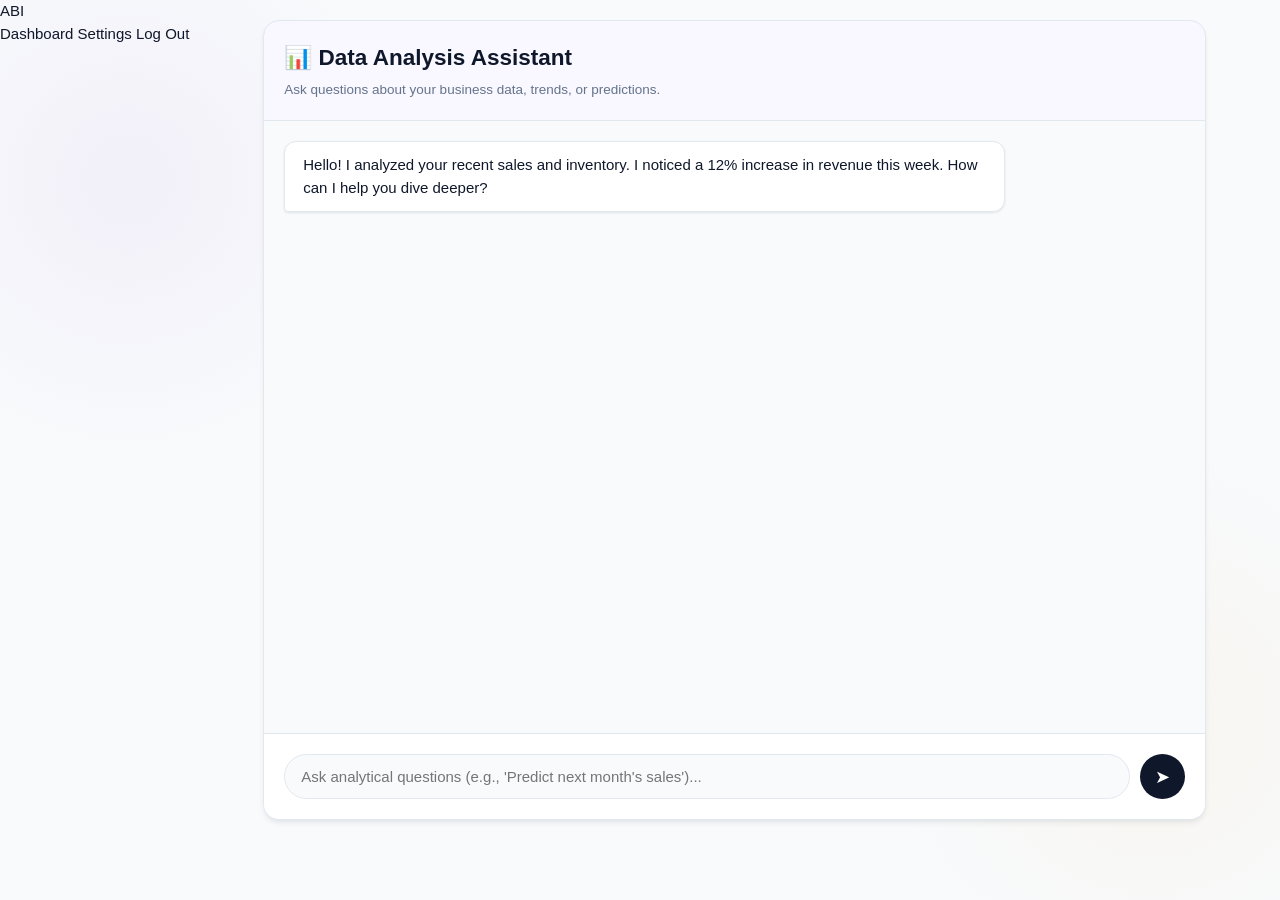
<file: data-analysis.html>
<!DOCTYPE html>
<html lang="en">

<head>
    <meta charset="UTF-8">
    <title>Data Analysis - ABI AI Chat</title>
    <link rel="stylesheet" href="theme.css">
    <link rel="stylesheet" href="dashboard.css">
    <link rel="stylesheet" href="data-analysis.css">
    <script defer src="theme.js"></script>
    <script defer src="data-analysis.js"></script>
</head>

<body>

    <nav class="navbar">
        <a href="dashboard.html" class="nav-logo" style="text-decoration: none;">ABI</a>
        <div class="nav-links">
            <a href="dashboard.html">Dashboard</a>
            <a href="settings.html">Settings</a>
            <a href="login.html">Log Out</a>
        </div>
    </nav>

    <main class="dashboard"
        style="max-width: 1000px; margin: 0 auto; height: calc(100vh - 80px); display: flex; flex-direction: column;">

        <div class="chat-container slide-up">
            <div class="chat-header">
                <h2>📊 Data Analysis Assistant</h2>
                <p>Ask questions about your business data, trends, or predictions.</p>
            </div>

            <div id="chatHistory" class="chat-history">
                <!-- Messages will appear here -->
                <div class="message ai">
                    <div class="bubble">Hello! I analyzed your recent sales and inventory. I noticed a 12% increase in
                        revenue this week. How can I help you dive deeper?</div>
                </div>
            </div>

            <div class="chat-input-area">
                <input type="text" id="userQuery"
                    placeholder="Ask analytical questions (e.g., 'Predict next month's sales')..."
                    onkeypress="handleEnter(event)">
                <button onclick="sendMessage()" class="send-btn">➤</button>
            </div>
        </div>

    </main>

</body>

</html>
</file>
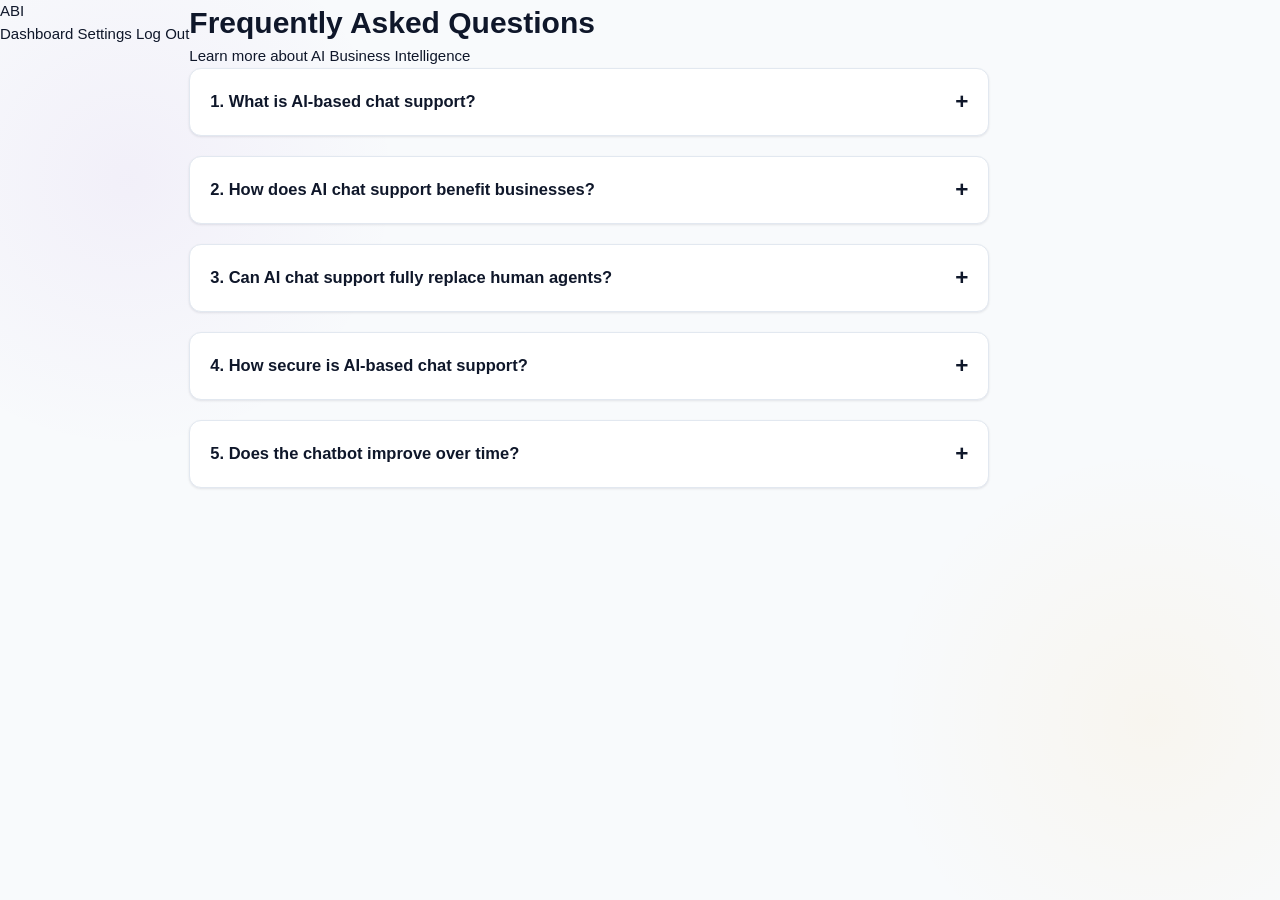
<file: faq.html>
<!DOCTYPE html>
<html lang="en">

<head>
    <meta charset="UTF-8">
    <meta name="viewport" content="width=device-width, initial-scale=1.0">
    <title>FAQ - ABI</title>
    <link rel="stylesheet" href="theme.css">
    <link rel="stylesheet" href="dashboard.css">
    <link rel="stylesheet" href="faq.css">
    <script defer src="theme.js"></script>

</head>

<body>

    <!-- NAVBAR -->
    <nav class="navbar">
        <a href="dashboard.html" class="nav-logo" style="text-decoration: none;">ABI</a>
        <div class="nav-links">
            <a href="dashboard.html">Dashboard</a>
            <a href="settings.html">Settings</a>
            <a href="login.html">Log Out</a>
        </div>
    </nav>

    <!-- CONTENT -->
    <main class="dashboard">
        <h1>Frequently Asked Questions</h1>
        <p class="subtitle">Learn more about AI Business Intelligence</p>

        <div class="faq-container">

            <div class="faq-item slide-up delay-100">
                <button class="faq-question">
                    1. What is AI-based chat support?
                    <span class="icon">+</span>
                </button>
                <div class="faq-answer">
                    <p>AI-based chat support is an automated customer assistance system that uses artificial
                        intelligence and natural language processing to understand user queries and provide accurate,
                        real-time responses.</p>
                </div>
            </div>

            <div class="faq-item slide-up delay-100">
                <button class="faq-question">
                    2. How does AI chat support benefit businesses?
                    <span class="icon">+</span>
                </button>
                <div class="faq-answer">
                    <p>It improves operational efficiency, reduces support costs, enhances response speed, and ensures
                        consistent customer service at scale.</p>
                </div>
            </div>

            <div class="faq-item slide-up delay-100">
                <button class="faq-question">
                    3. Can AI chat support fully replace human agents?
                    <span class="icon">+</span>
                </button>
                <div class="faq-answer">
                    <p>No. AI chat support complements human agents by handling routine queries, while complex or
                        sensitive issues are escalated to human representatives.</p>
                </div>
            </div>

            <div class="faq-item slide-up delay-100">
                <button class="faq-question">
                    4. How secure is AI-based chat support?
                    <span class="icon">+</span>
                </button>
                <div class="faq-answer">
                    <p>AI chat systems follow industry-standard security protocols and can be configured to comply with
                        data privacy and regulatory requirements.</p>
                </div>
            </div>

            <div class="faq-item slide-up delay-100">
                <button class="faq-question">
                    5. Does the chatbot improve over time?
                    <span class="icon">+</span>
                </button>
                <div class="faq-answer">
                    <p>Yes. AI chatbots continuously learn from interactions and feedback, leading to improved accuracy
                        and effectiveness.</p>
                </div>
            </div>

        </div>
    </main>

</body>

</html>
</file>
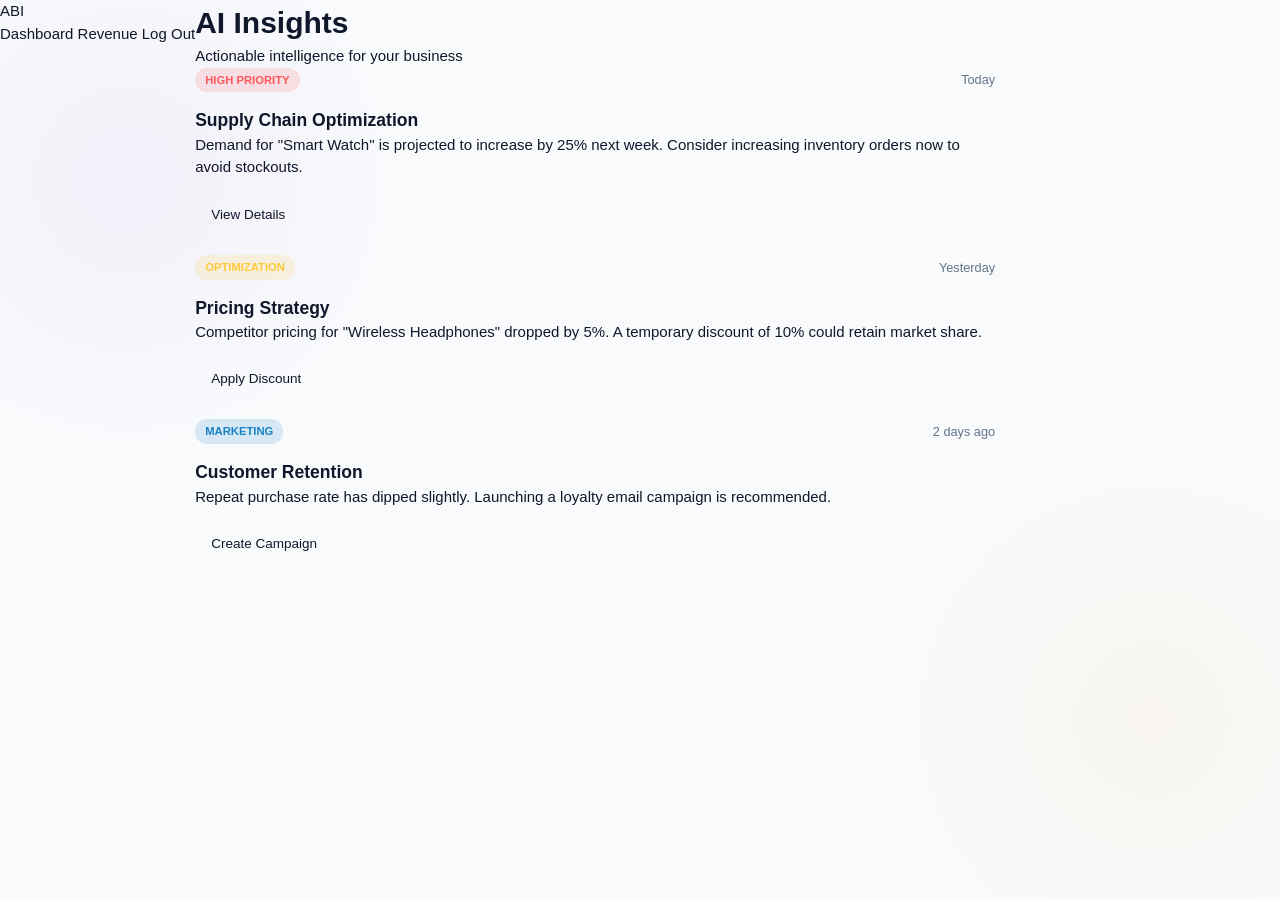
<file: insights.html>
<!DOCTYPE html>
<html lang="en">

<head>
    <meta charset="UTF-8">
    <title>AI Insights - ABI</title>
    <link rel="stylesheet" href="theme.css">
    <link rel="stylesheet" href="dashboard.css">
    <link rel="stylesheet" href="insights.css">
    <script defer src="theme.js"></script>
</head>

<body>

    <nav class="navbar">
        <a href="dashboard.html" class="nav-logo" style="text-decoration: none;">ABI</a>
        <div class="nav-links">
            <a href="dashboard.html">Dashboard</a>
            <a href="revenue.html">Revenue</a>
            <a href="login.html">Log Out</a>
        </div>
    </nav>

    <main class="dashboard">
        <h1>AI Insights</h1>
        <p class="subtitle">Actionable intelligence for your business</p>

        <div class="insights-container">

            <div class="card insight-card slide-up delay-100 highlight">
                <div class="insight-header">
                    <span class="tag high">High Priority</span>
                    <span class="date">Today</span>
                </div>
                <h3>Supply Chain Optimization</h3>
                <p>Demand for "Smart Watch" is projected to increase by 25% next week. Consider increasing inventory
                    orders now to avoid stockouts.</p>
                <button class="action-btn">View Details</button>
            </div>

            <div class="card insight-card slide-up delay-200">
                <div class="insight-header">
                    <span class="tag medium">Optimization</span>
                    <span class="date">Yesterday</span>
                </div>
                <h3>Pricing Strategy</h3>
                <p>Competitor pricing for "Wireless Headphones" dropped by 5%. A temporary discount of 10% could retain
                    market share.</p>
                <button class="action-btn">Apply Discount</button>
            </div>

            <div class="card insight-card slide-up delay-300">
                <div class="insight-header">
                    <span class="tag low">Marketing</span>
                    <span class="date">2 days ago</span>
                </div>
                <h3>Customer Retention</h3>
                <p>Repeat purchase rate has dipped slightly. Launching a loyalty email campaign is recommended.</p>
                <button class="action-btn">Create Campaign</button>
            </div>

        </div>
    </main>

</body>

</html>
</file>
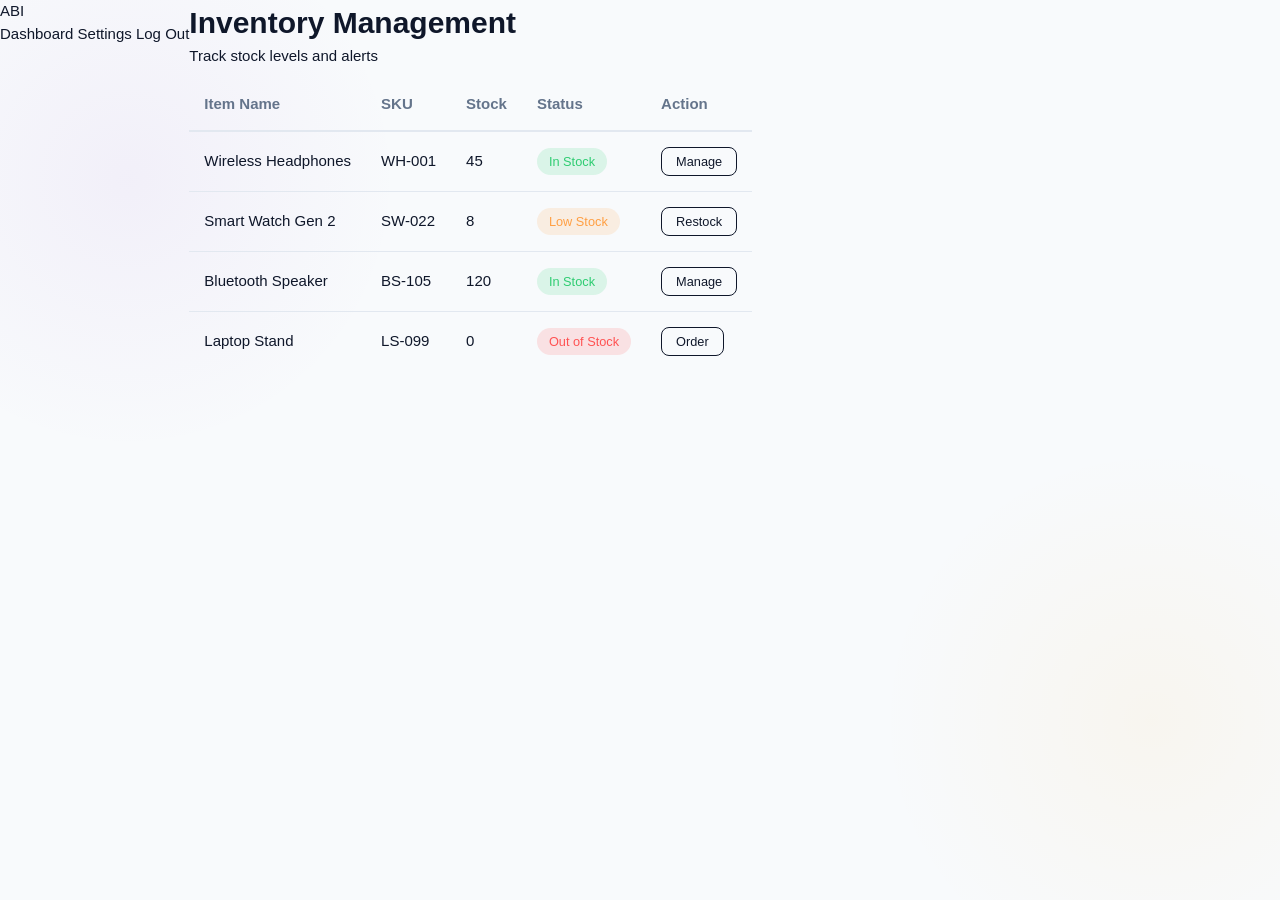
<file: inventory.html>
<!DOCTYPE html>
<html lang="en">

<head>
    <meta charset="UTF-8">
    <title>Inventory - ABI</title>
    <link rel="stylesheet" href="theme.css">
    <link rel="stylesheet" href="dashboard.css">
    <link rel="stylesheet" href="inventory.css">
    <script defer src="theme.js"></script>
</head>

<body>

    <!-- NAVBAR -->
    <nav class="navbar">
        <a href="dashboard.html" class="nav-logo" style="text-decoration: none;">ABI</a>
        <div class="nav-links">
            <a href="dashboard.html">Dashboard</a>
            <a href="settings.html">Settings</a>
            <a href="login.html">Log Out</a>
        </div>
    </nav>

    <!-- CONTENT -->
    <main class="dashboard">
        <h1>Inventory Management</h1>
        <p class="subtitle">Track stock levels and alerts</p>

        <div class="inventory-container slide-up delay-100">
            <div class="card">
                <div class="table-responsive">
                    <table class="data-table">
                        <thead>
                            <tr>
                                <th>Item Name</th>
                                <th>SKU</th>
                                <th>Stock</th>
                                <th>Status</th>
                                <th>Action</th>
                            </tr>
                        </thead>
                        <tbody>
                            <tr>
                                <td>Wireless Headphones</td>
                                <td>WH-001</td>
                                <td>45</td>
                                <td><span class="status healthy">In Stock</span></td>
                                <td><button class="action-btn">Manage</button></td>
                            </tr>
                            <tr>
                                <td>Smart Watch Gen 2</td>
                                <td>SW-022</td>
                                <td>8</td>
                                <td><span class="status critical">Low Stock</span></td>
                                <td><button class="action-btn">Restock</button></td>
                            </tr>
                            <tr>
                                <td>Bluetooth Speaker</td>
                                <td>BS-105</td>
                                <td>120</td>
                                <td><span class="status healthy">In Stock</span></td>
                                <td><button class="action-btn">Manage</button></td>
                            </tr>
                            <tr>
                                <td>Laptop Stand</td>
                                <td>LS-099</td>
                                <td>0</td>
                                <td><span class="status danger">Out of Stock</span></td>
                                <td><button class="action-btn">Order</button></td>
                            </tr>
                        </tbody>
                    </table>
                </div>
            </div>
        </div>

    </main>

</body>

</html>
</file>
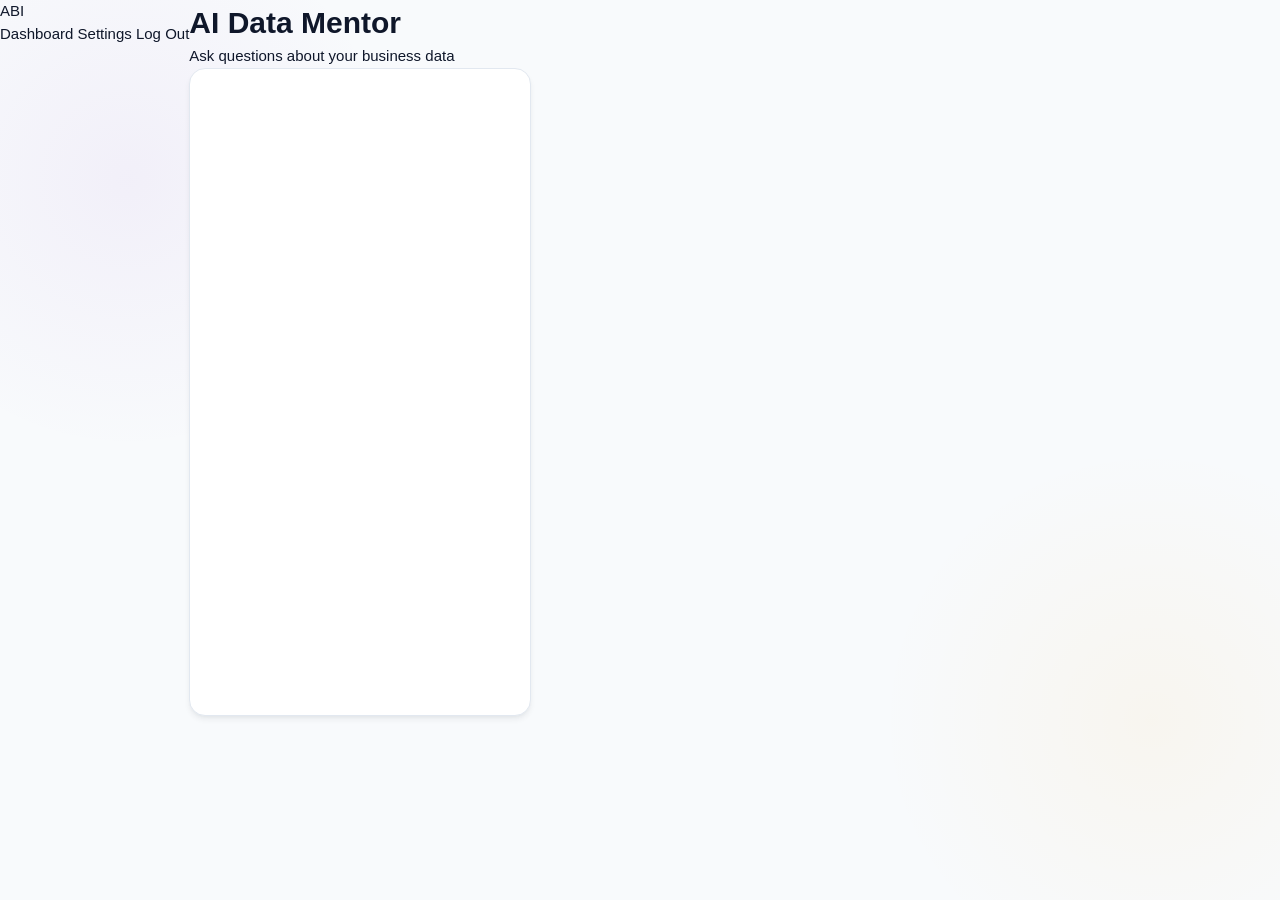
<file: mentor.html>
<!DOCTYPE html>
<html lang="en">

<head>
  <meta charset="UTF-8">
  <title>AI Mentor - ABI</title>
  <link rel="stylesheet" href="theme.css">
  <link rel="stylesheet" href="dashboard.css">
  <link rel="stylesheet" href="mentor.css">
  <script defer src="theme.js"></script>
</head>

<body>

  <nav class="navbar">
    <a href="dashboard.html" class="nav-logo" style="text-decoration: none;">ABI</a>
    <div class="nav-links">
      <a href="dashboard.html">Dashboard</a>
      <a href="settings.html">Settings</a>
      <a href="login.html">Log Out</a>
    </div>
  </nav>

  <main class="dashboard">
    <h1>AI Data Mentor</h1>
    <p class="subtitle">Ask questions about your business data</p>

    <div class="chat-container slide-up delay-100">
      <iframe src="https://studio.pickaxe.co/_embed/BFZJAIVZYQ?d=deployment-29ae4824-35e2-41a5-afb2-73430f2d5943"
        style="width: 100%; height: 600px; border: none; border-radius: var(--radius-md);" allow="microphone">
      </iframe>
    </div>
  </main>

</body>

</html>
</file>
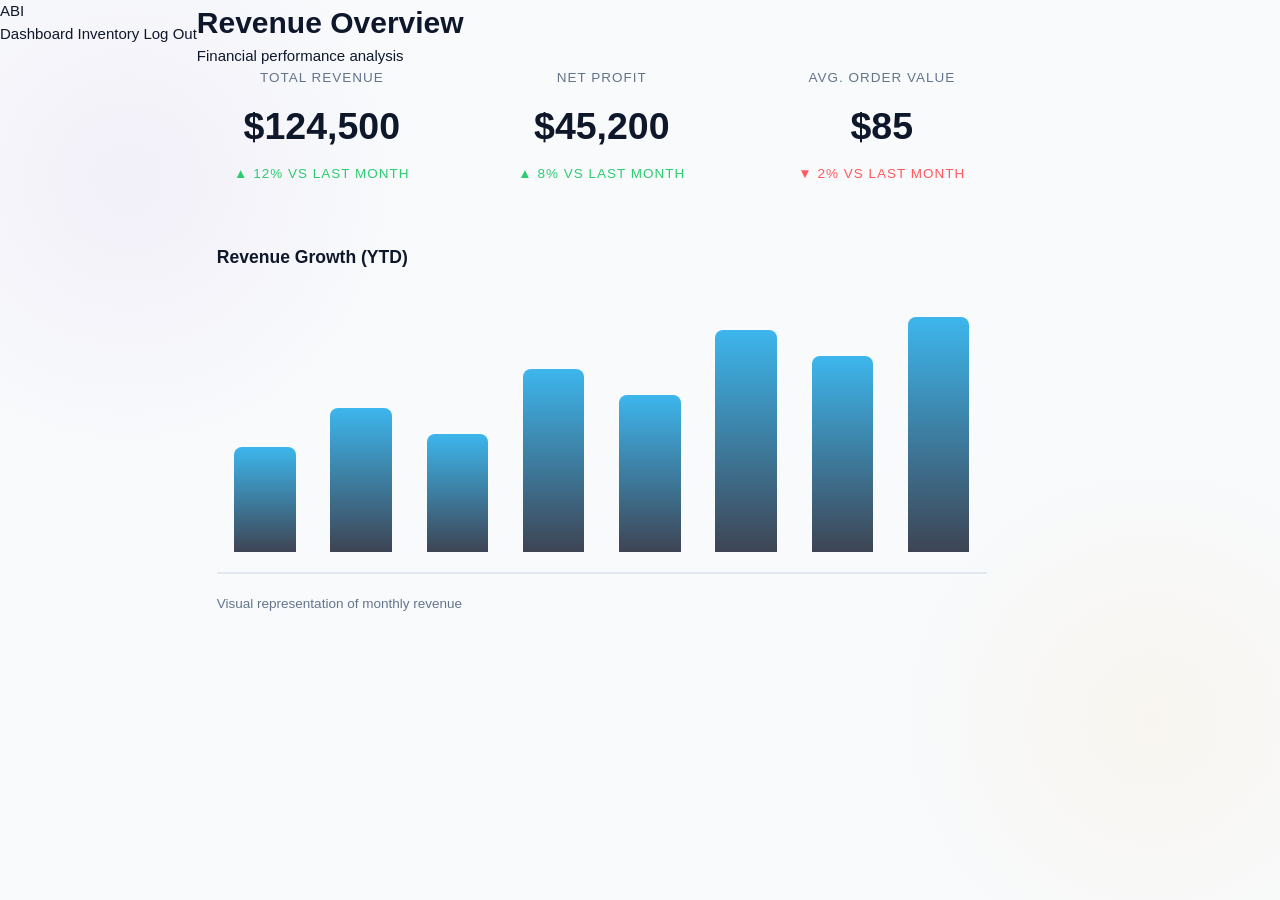
<file: revenue.html>
<!DOCTYPE html>
<html lang="en">

<head>
    <meta charset="UTF-8">
    <title>Revenue - ABI</title>
    <link rel="stylesheet" href="theme.css">
    <link rel="stylesheet" href="dashboard.css">
    <link rel="stylesheet" href="revenue.css">
    <script defer src="theme.js"></script>
</head>

<body>

    <nav class="navbar">
        <a href="dashboard.html" class="nav-logo" style="text-decoration: none;">ABI</a>
        <div class="nav-links">
            <a href="dashboard.html">Dashboard</a>
            <a href="inventory.html">Inventory</a>
            <a href="login.html">Log Out</a>
        </div>
    </nav>

    <main class="dashboard">
        <h1>Revenue Overview</h1>
        <p class="subtitle">Financial performance analysis</p>

        <!-- Stats Grid -->
        <div class="stats-grid">
            <div class="card stat-card slide-up delay-100">
                <span>Total Revenue</span>
                <h2>$124,500</h2>
                <span class="trend up">▲ 12% vs last month</span>
            </div>
            <div class="card stat-card slide-up delay-200">
                <span>Net Profit</span>
                <h2>$45,200</h2>
                <span class="trend up">▲ 8% vs last month</span>
            </div>
            <div class="card stat-card slide-up delay-300">
                <span>Avg. Order Value</span>
                <h2>$85</h2>
                <span class="trend down">▼ 2% vs last month</span>
            </div>
        </div>

        <!-- Chart Section -->
        <div class="card chart-container slide-up delay-400">
            <h3>Revenue Growth (YTD)</h3>
            <div class="chart-placeholder">
                <div class="bar" style="height: 40%"></div>
                <div class="bar" style="height: 55%"></div>
                <div class="bar" style="height: 45%"></div>
                <div class="bar" style="height: 70%"></div>
                <div class="bar" style="height: 60%"></div>
                <div class="bar" style="height: 85%"></div>
                <div class="bar" style="height: 75%"></div>
                <div class="bar" style="height: 90%"></div>
            </div>
            <p style="margin-top:20px; color:var(--text-muted); font-size:0.9rem;">Visual representation of monthly
                revenue</p>
        </div>

    </main>

</body>

</html>
</file>
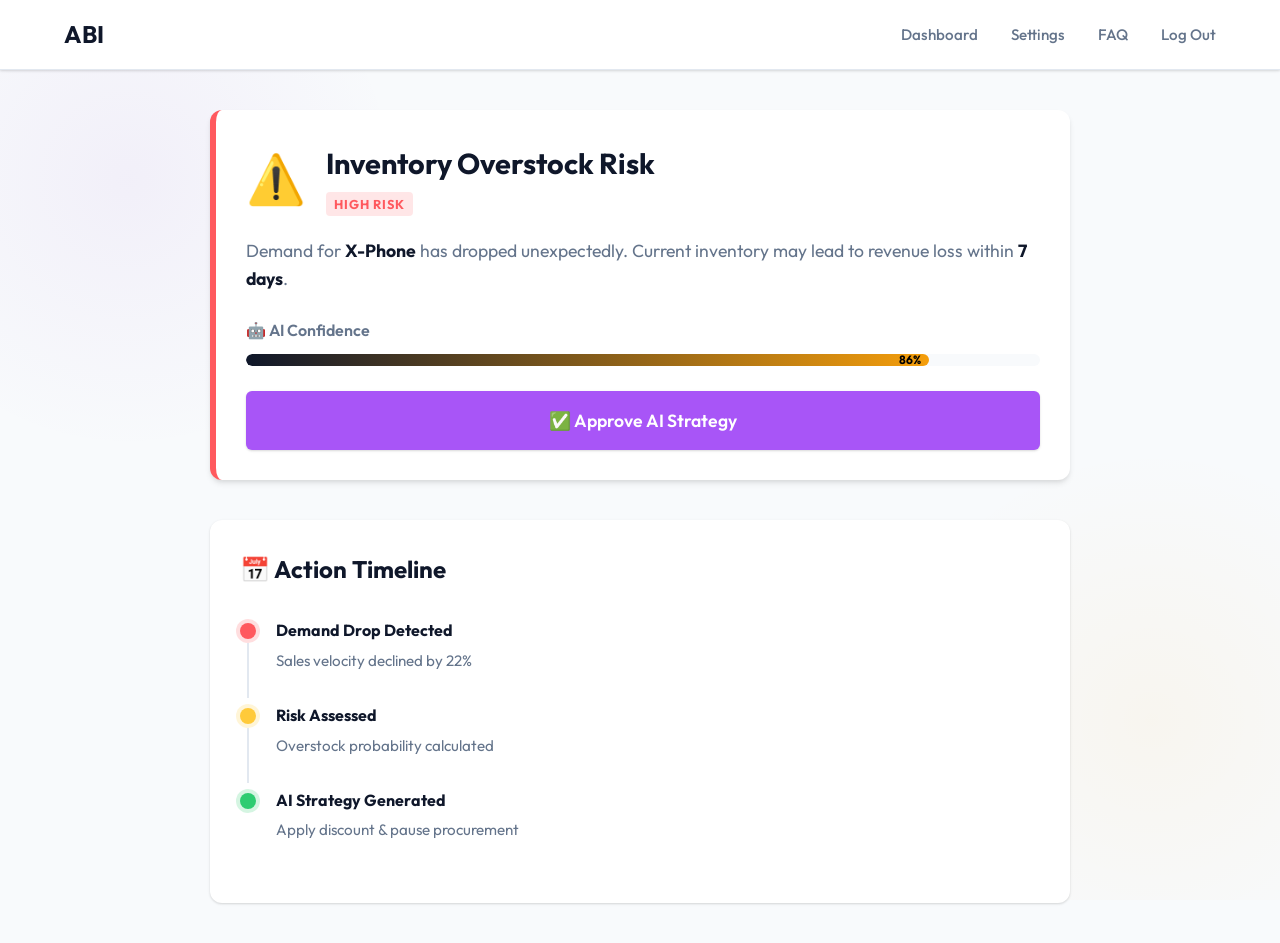
<file: risk-actions.html>
<!DOCTYPE html>
<html lang="en">

<head>
  <meta charset="UTF-8">
  <title>ABI | Risk & Actions</title>
  <link rel="stylesheet" href="theme.css">
  <link rel="stylesheet" href="risk-actions.css">
  <script defer src="theme.js"></script>
  <script defer src="risk-actions.js"></script>
  <meta name="viewport" content="width=device-width, initial-scale=1.0">
</head>

<body>

  <!-- NAVBAR -->
  <nav class="navbar">
    <a href="dashboard.html" class="nav-logo" style="text-decoration: none;">ABI</a>
    <div class="nav-links">
      <a href="dashboard.html">Dashboard</a>
      <a href="settings.html">Settings</a>
      <a href="faq.html">FAQ</a>
      <a href="login.html">Log Out</a>
    </div>
  </nav>
  <!-- MAIN -->
  <main class="wrapper vertical">


    <!-- RISK CARD -->
    <section class="risk-card">
      <div class="risk-header">
        <div class="risk-icon">⚠️</div>
        <div>
          <h2>Inventory Overstock Risk</h2>
          <span class="badge high">HIGH RISK</span>
        </div>
      </div>

      <p class="risk-desc">
        Demand for <strong>X-Phone</strong> has dropped unexpectedly.
        Current inventory may lead to revenue loss within <strong>7 days</strong>.
      </p>

      <!-- AI CONFIDENCE -->
      <div class="confidence-box">
        <span>🤖 AI Confidence</span>
        <div class="meter">
          <div class="meter-fill">86%</div>
        </div>
      </div>

      <button class="action-btn approve">
        ✅ Approve AI Strategy
      </button>
    </section>

    <!-- ACTION TIMELINE -->
    <section class="timeline-card">
      <h2>📅 Action Timeline</h2>

      <div class="timeline">
        <div class="timeline-item">
          <span class="dot pink"></span>
          <div>
            <h4>Demand Drop Detected</h4>
            <p>Sales velocity declined by 22%</p>
          </div>
        </div>

        <div class="timeline-item">
          <span class="dot orange"></span>
          <div>
            <h4>Risk Assessed</h4>
            <p>Overstock probability calculated</p>
          </div>
        </div>

        <div class="timeline-item">
          <span class="dot green"></span>
          <div>
            <h4>AI Strategy Generated</h4>
            <p>Apply discount & pause procurement</p>
          </div>
        </div>
      </div>
    </section>

  </main>

  <!-- TOAST -->
  <div id="toast">🎉 Strategy Approved Successfully</div>

</body>

</html>
</file>
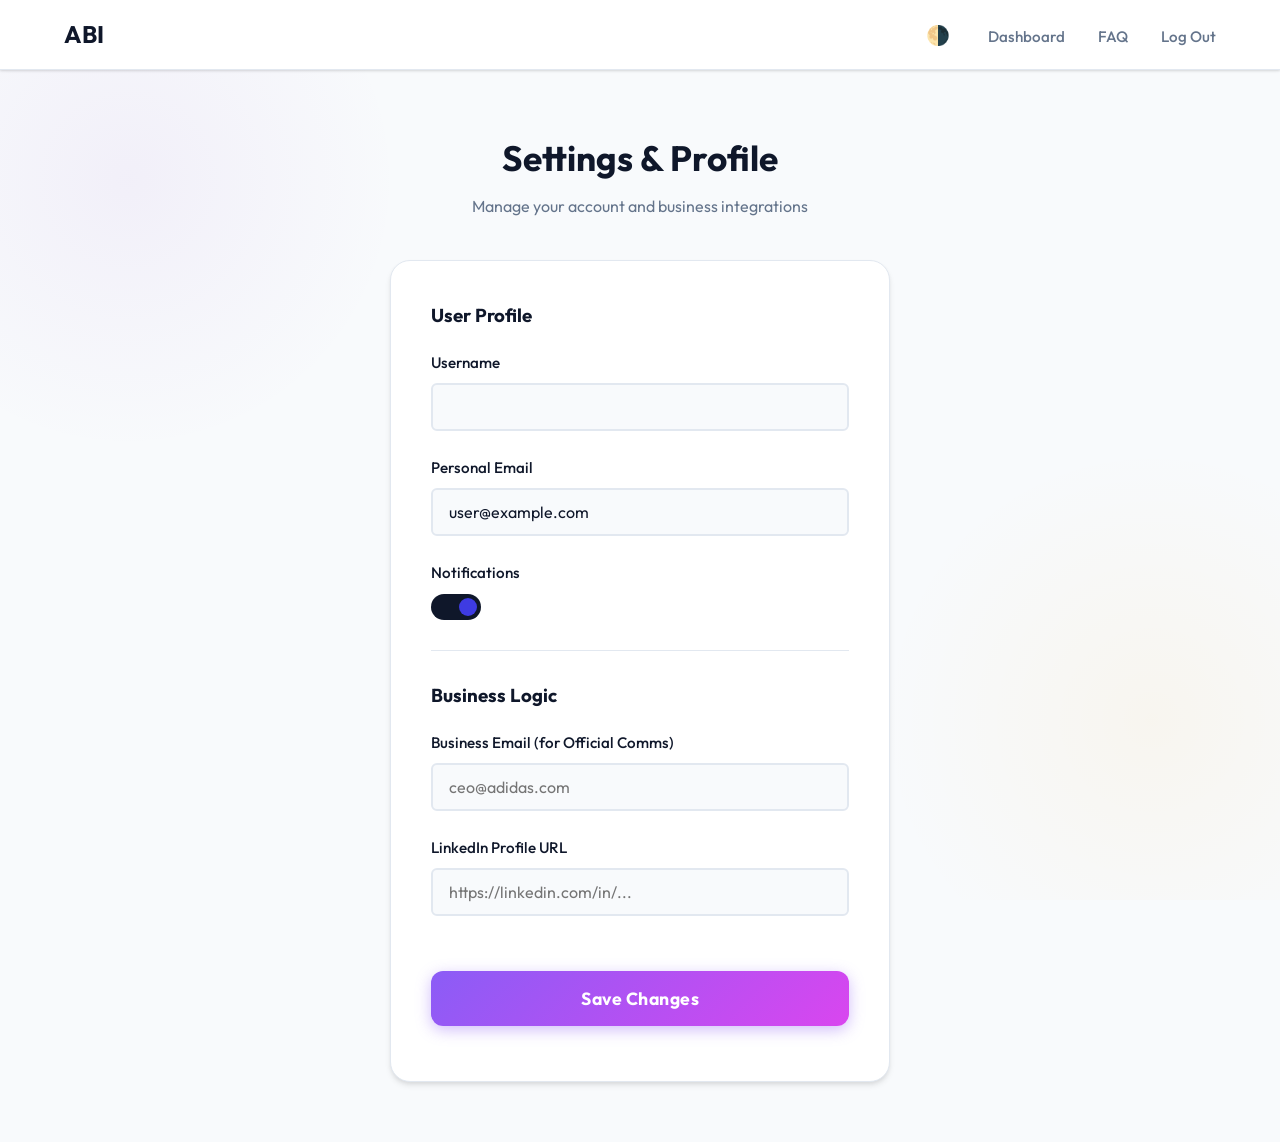
<file: settings.html>
<!DOCTYPE html>
<html lang="en">

<head>
  <meta charset="UTF-8">
  <title>ABI Settings</title>
  <link rel="stylesheet" href="theme.css">
  <link rel="stylesheet" href="settings.css">
  <script defer src="theme.js"></script>
  <!-- Removing settings.js as we will inline logic or update it if complex logic needed -->
</head>

<body class="fade-in">

  <nav class="navbar">
    <a href="dashboard.html" class="nav-logo" style="text-decoration: none;">ABI</a>
    <div class="nav-links">
      <button id="themeToggle" class="btn-icon" title="Toggle Theme"
        style="background:none; color: var(--text-muted); font-size: 1.2rem; padding: 5px;">🌗</button>
      <a href="dashboard.html">Dashboard</a>
      <a href="faq.html">FAQ</a>
      <a href="login.html">Log Out</a>
    </div>
  </nav>

  <main class="settings">
    <h1>Settings & Profile</h1>
    <p class="subtitle">Manage your account and business integrations</p>

    <div class="settings-card slide-up">
      <h3 style="margin-bottom: 20px; color: var(--primary);">User Profile</h3>

      <div class="setting-item">
        <label for="username">Username</label>
        <input type="text" id="username" class="input-field" disabled style="background: var(--bg-body);">
      </div>

      <div class="setting-item">
        <label for="email">Personal Email</label>
        <input type="email" id="email" class="input-field" value="user@example.com">
      </div>

      <div class="setting-item">
        <label>Notifications</label>
        <div class="toggle-switch">
          <input type="checkbox" id="notifications" checked>
          <span class="slider"></span>
        </div>
      </div>

      <hr style="margin: 30px 0; border: 0; border-top: 1px solid var(--border);">

      <h3 style="margin-bottom: 20px; color: var(--primary);">Business Logic</h3>

      <div class="setting-item">
        <label for="businessEmail">Business Email (for Official Comms)</label>
        <input type="email" id="businessEmail" class="input-field" placeholder="ceo@adidas.com">
      </div>

      <div class="setting-item">
        <label for="linkedin">LinkedIn Profile URL</label>
        <input type="url" id="linkedin" class="input-field" placeholder="https://linkedin.com/in/...">
      </div>

      <button id="save-settings" onclick="saveSettings()">Save Changes</button>
      <div id="statusMessage" style="margin-top: 15px; font-weight: bold; text-align: center; font-size: 0.9rem;"></div>
    </div>
  </main>

  <script>
    const API_URL = "http://127.0.0.1:8000";

    document.addEventListener('DOMContentLoaded', async () => {
      const userId = localStorage.getItem("user_id");
      if (userId) {
        document.getElementById('username').value = userId;
        await loadProfile(userId);
      }
    });

    async function loadProfile(userId) {
      try {
        // Load Notifications Preference
        const notifPref = localStorage.getItem('notifications_enabled');
        if (notifPref !== null) {
          document.getElementById('notifications').checked = (notifPref === 'true');
        }

        const response = await fetch(`${API_URL}/business-profile/${userId}`);
        if (response.ok) {
          const profile = await response.json();
          if (profile.business_email) document.getElementById('businessEmail').value = profile.business_email;
          if (profile.linkedin) document.getElementById('linkedin').value = profile.linkedin;
        }
      } catch (e) { console.error("Could not load profile", e); }
    }

    // Notification Toggle Logic
    document.getElementById('notifications').addEventListener('change', async (e) => {
      const isEnabled = e.target.checked;
      localStorage.setItem('notifications_enabled', isEnabled);

      const statusMsg = document.getElementById('statusMessage');
      statusMsg.style.color = isEnabled ? "var(--secondary)" : "var(--text-muted)";
      statusMsg.innerText = isEnabled ? "🔔 Notifications Enabled" : "🔕 Notifications Disabled";

      if (isEnabled) {
        if ("Notification" in window) {
          const permission = await Notification.requestPermission();
          if (permission === "granted") {
            new Notification("ABI: Notifications Active", {
              body: "You will now receive real-time business alerts directly to your desktop.",
              icon: "https://cdn-icons-png.flaticon.com/512/3602/3602145.png" // Generic bell icon or logo
            });
          }
        } else {
          alert("Your browser does not support desktop notifications.");
        }
      }

      // Clear message after 2 seconds
      setTimeout(() => {
        if (statusMsg.innerText.includes("Notifications")) statusMsg.innerText = "";
      }, 2000);
    });

    async function saveSettings() {
      const userId = localStorage.getItem("user_id");
      const businessEmail = document.getElementById('businessEmail').value;
      const linkedin = document.getElementById('linkedin').value;
      const statusMsg = document.getElementById('statusMessage');

      if (!userId) return;

      try {
        let currentProfile = {};
        const getRes = await fetch(`${API_URL}/business-profile/${userId}`);
        if (getRes.ok) currentProfile = await getRes.json();

        const updatedProfile = {
          ...currentProfile,
          user_id: userId,
          business_name: currentProfile.business_name || "Unknown",
          industry: currentProfile.industry || "Unknown",
          goals: currentProfile.goals || "Unknown",
          business_email: businessEmail,
          linkedin: linkedin,
          description: currentProfile.description || ""
        };

        const response = await fetch(`${API_URL}/register-business`, {
          method: 'POST',
          headers: { 'Content-Type': 'application/json' },
          body: JSON.stringify(updatedProfile)
        });

        if (response.ok) {
          statusMsg.style.color = "var(--secondary)"; // Success color
          statusMsg.innerText = "✅ Settings saved successfully!";
        } else {
          statusMsg.style.color = "#ff4b4b";
          const errorText = await response.text();
          console.error("Server Error:", response.status, errorText);
          statusMsg.innerText = `Error saving settings (${response.status}): ${errorText}`;
          alert(`Server Error ${response.status}: ${errorText}`);
        }

      } catch (e) {
        console.error(e);
        statusMsg.innerText = "Connection error. Is the server running?";
        alert("Connection refused. Make sure 'python -m uvicorn main:app --reload' is running.");
      }
    }
  </script>
</body>

</html>
</file>
<file: dashboard.css>
/* ==========================================================================
   Autonomy — Autonomous Business Operations Platform
   Design System: Calm, Clear, Premium, Practical SaaS Dashboard
   Palette: Light neutral background, Dark navy text, Subtle borders, 
            Rounded cards, Restrained Indigo Accent.
   ========================================================================== */

:root {
  /* Colors */
  --bg-app: #f8fafc;
  --bg-card: #ffffff;
  --bg-card-subtle: #f1f5f9;
  --bg-sidebar: #ffffff;
  --bg-input: #ffffff;

  /* Typography Colors */
  --text-primary: #0f172a;       /* Dark navy text */
  --text-secondary: #334155;     /* Slate text */
  --text-muted: #64748b;         /* Muted caption text */
  --text-subtle: #94a3b8;        /* Light subtle text */

  /* Borders */
  --border-subtle: #e2e8f0;      /* Subtle border */
  --border-card: #e2e8f0;
  --border-strong: #cbd5e1;

  /* Restrained Indigo Accent */
  --accent: #4f46e5;             /* Primary Indigo */
  --accent-hover: #4338ca;
  --accent-light: #eef2ff;       /* Light indigo background */
  --accent-subtle: #e0e7ff;
  --accent-text: #3730a3;

  /* Semantic Status Colors */
  --status-success: #059669;
  --status-success-bg: #ecfdf5;
  --status-success-border: #a7f3d0;
  --status-success-text: #065f46;

  --status-warning: #d97706;
  --status-warning-bg: #fffbeb;
  --status-warning-border: #fde68a;
  --status-warning-text: #92400e;

  --status-danger: #dc2626;
  --status-danger-bg: #fef2f2;
  --status-danger-border: #fecaca;
  --status-danger-text: #991b1b;

  --status-neutral: #64748b;
  --status-neutral-bg: #f8fafc;
  --status-neutral-border: #e2e8f0;

  /* Geometry & Shadows */
  --radius-xs: 4px;
  --radius-sm: 8px;
  --radius-md: 12px;
  --radius-lg: 16px;
  --radius-full: 9999px;

  --shadow-xs: 0 1px 2px rgba(15, 23, 42, 0.04);
  --shadow-sm: 0 1px 3px rgba(15, 23, 42, 0.06), 0 1px 2px rgba(15, 23, 42, 0.04);
  --shadow-md: 0 4px 6px -1px rgba(15, 23, 42, 0.07), 0 2px 4px -2px rgba(15, 23, 42, 0.05);
  --shadow-lg: 0 10px 15px -3px rgba(15, 23, 42, 0.08), 0 4px 6px -4px rgba(15, 23, 42, 0.03);

  /* Layout dimensions */
  --sidebar-width: 256px;
  --topbar-height: 68px;

  /* Transitions */
  --transition-fast: 150ms cubic-bezier(0.4, 0, 0.2, 1);
  --transition-normal: 250ms cubic-bezier(0.4, 0, 0.2, 1);
}

/* Base Reset & Typography */
*, *::before, *::after {
  box-sizing: border-box;
  margin: 0;
  padding: 0;
}

html {
  font-size: 15px;
  -webkit-font-smoothing: antialiased;
  -moz-osx-font-smoothing: grayscale;
}

body {
  font-family: -apple-system, BlinkMacSystemFont, "Segoe UI", Roboto, "Helvetica Neue", Arial, sans-serif;
  background-color: var(--bg-app);
  color: var(--text-primary);
  line-height: 1.5;
  min-height: 100vh;
  display: flex;
  overflow-x: hidden;
}

button, input, select, textarea {
  font-family: inherit;
  font-size: inherit;
  color: inherit;
}

button {
  cursor: pointer;
  border: none;
  background: none;
}

a {
  color: inherit;
  text-decoration: none;
}

/* ==========================================================================
   Layout Structure
   ========================================================================== */
.app-container {
  display: flex;
  width: 100%;
  min-height: 100vh;
  background-color: var(--bg-app);
}

/* Left Sidebar */
.sidebar {
  width: var(--sidebar-width);
  background-color: var(--bg-sidebar);
  border-right: 1px solid var(--border-subtle);
  display: flex;
  flex-direction: column;
  position: fixed;
  top: 0;
  left: 0;
  bottom: 0;
  z-index: 40;
  transition: transform var(--transition-normal);
}

.sidebar-header {
  height: var(--topbar-height);
  padding: 0 20px;
  display: flex;
  align-items: center;
  justify-content: space-between;
  border-bottom: 1px solid var(--border-subtle);
}

.brand-wrapper {
  display: flex;
  align-items: center;
  gap: 10px;
  text-decoration: none;
}

.brand-icon {
  width: 32px;
  height: 32px;
  background-color: var(--accent);
  color: #ffffff;
  border-radius: var(--radius-sm);
  display: flex;
  align-items: center;
  justify-content: center;
  font-weight: 700;
  font-size: 16px;
  flex-shrink: 0;
}

.brand-text {
  display: flex;
  flex-direction: column;
}

.brand-title {
  font-size: 17px;
  font-weight: 700;
  letter-spacing: -0.02em;
  color: var(--text-primary);
  line-height: 1.2;
}

.brand-tag {
  font-size: 10.5px;
  font-weight: 600;
  text-transform: uppercase;
  letter-spacing: 0.05em;
  color: var(--text-muted);
}

.sidebar-nav {
  flex: 1;
  padding: 20px 14px;
  display: flex;
  flex-direction: column;
  gap: 4px;
  overflow-y: auto;
}

.nav-section-title {
  font-size: 11px;
  font-weight: 600;
  text-transform: uppercase;
  letter-spacing: 0.06em;
  color: var(--text-subtle);
  padding: 8px 12px 4px;
}

.nav-item {
  display: flex;
  align-items: center;
  gap: 12px;
  padding: 9px 12px;
  border-radius: var(--radius-sm);
  color: var(--text-secondary);
  font-weight: 500;
  font-size: 13.5px;
  transition: background-color var(--transition-fast), color var(--transition-fast);
  text-decoration: none;
  position: relative;
  border: 1px solid transparent;
}

.nav-item:hover {
  background-color: var(--bg-card-subtle);
  color: var(--text-primary);
}

.nav-item.active {
  background-color: var(--accent-light);
  color: var(--accent-text);
  font-weight: 600;
  border-color: var(--accent-subtle);
}

.nav-item.active::before {
  content: "";
  position: absolute;
  left: 0;
  top: 6px;
  bottom: 6px;
  width: 3px;
  border-radius: 0 var(--radius-xs) var(--radius-xs) 0;
  background-color: var(--accent);
}

.nav-icon {
  width: 18px;
  height: 18px;
  flex-shrink: 0;
  stroke-width: 2;
}

.nav-badge {
  margin-left: auto;
  font-size: 11px;
  font-weight: 600;
  background-color: var(--accent-light);
  color: var(--accent-text);
  padding: 2px 7px;
  border-radius: var(--radius-full);
}

.sidebar-footer {
  padding: 16px;
  border-top: 1px solid var(--border-subtle);
  background-color: #fafbfc;
}

.system-status-card {
  padding: 12px;
  background-color: var(--bg-card);
  border: 1px solid var(--border-subtle);
  border-radius: var(--radius-sm);
  display: flex;
  flex-direction: column;
  gap: 8px;
}

.status-header {
  display: flex;
  align-items: center;
  justify-content: space-between;
}

.status-indicator-wrap {
  display: flex;
  align-items: center;
  gap: 7px;
  font-size: 12px;
  font-weight: 600;
  color: var(--text-primary);
}

.pulse-dot {
  width: 8px;
  height: 8px;
  border-radius: 50%;
  background-color: var(--status-success);
  position: relative;
}

.pulse-dot::after {
  content: "";
  position: absolute;
  top: -2px;
  left: -2px;
  width: 12px;
  height: 12px;
  border-radius: 50%;
  background-color: var(--status-success);
  opacity: 0.4;
  animation: pulse-ring 2s infinite ease-out;
}

@keyframes pulse-ring {
  0% { transform: scale(0.8); opacity: 0.6; }
  100% { transform: scale(2.2); opacity: 0; }
}

.status-version {
  font-size: 11px;
  color: var(--text-subtle);
}

.status-desc {
  font-size: 11.5px;
  color: var(--text-muted);
  line-height: 1.4;
}

/* ==========================================================================
   Main Content Area
   ========================================================================== */
.main-wrapper {
  margin-left: var(--sidebar-width);
  flex: 1;
  display: flex;
  flex-direction: column;
  min-height: 100vh;
  min-width: 0; /* Prevents flex children from causing overflow */
}

/* Top Bar */
.topbar {
  height: var(--topbar-height);
  background-color: #ffffff;
  border-bottom: 1px solid var(--border-subtle);
  display: flex;
  align-items: center;
  justify-content: space-between;
  padding: 0 28px;
  position: sticky;
  top: 0;
  z-index: 30;
}

.topbar-left {
  display: flex;
  align-items: center;
  gap: 16px;
}

.mobile-menu-btn {
  display: none;
  padding: 6px;
  border-radius: var(--radius-sm);
  color: var(--text-secondary);
}

.mobile-menu-btn:hover {
  background-color: var(--bg-card-subtle);
  color: var(--text-primary);
}

.page-meta {
  display: flex;
  flex-direction: column;
}

.page-title {
  font-size: 18px;
  font-weight: 700;
  color: var(--text-primary);
  letter-spacing: -0.01em;
  display: flex;
  align-items: center;
  gap: 10px;
}

.demo-badge {
  font-size: 11px;
  font-weight: 500;
  padding: 2px 8px;
  border-radius: var(--radius-full);
  background-color: var(--bg-card-subtle);
  color: var(--text-muted);
  border: 1px solid var(--border-subtle);
}

.topbar-right {
  display: flex;
  align-items: center;
  gap: 14px;
}

/* Date range selector */
.date-selector-wrapper {
  position: relative;
}

.date-selector-btn {
  display: flex;
  align-items: center;
  gap: 8px;
  padding: 7px 12px;
  border: 1px solid var(--border-subtle);
  border-radius: var(--radius-sm);
  background-color: #ffffff;
  font-size: 13px;
  font-weight: 500;
  color: var(--text-secondary);
  transition: all var(--transition-fast);
}

.date-selector-btn:hover {
  border-color: var(--border-strong);
  color: var(--text-primary);
}

.date-dropdown {
  position: absolute;
  top: calc(100% + 6px);
  right: 0;
  background-color: #ffffff;
  border: 1px solid var(--border-subtle);
  border-radius: var(--radius-sm);
  box-shadow: var(--shadow-md);
  min-width: 160px;
  padding: 6px 0;
  z-index: 50;
  display: none;
}

.date-dropdown.show {
  display: block;
}

.dropdown-item {
  display: block;
  width: 100%;
  text-align: left;
  padding: 8px 14px;
  font-size: 13px;
  color: var(--text-secondary);
  transition: background-color var(--transition-fast);
}

.dropdown-item:hover {
  background-color: var(--bg-card-subtle);
  color: var(--text-primary);
}

.dropdown-item.active {
  color: var(--accent);
  font-weight: 600;
  background-color: var(--accent-light);
}

/* Topbar Notification Button & Dropdown */
.notification-wrapper {
  position: relative;
}

.icon-btn {
  width: 36px;
  height: 36px;
  border-radius: var(--radius-sm);
  border: 1px solid var(--border-subtle);
  display: flex;
  align-items: center;
  justify-content: center;
  color: var(--text-secondary);
  position: relative;
  transition: all var(--transition-fast);
}

.icon-btn:hover {
  background-color: var(--bg-card-subtle);
  color: var(--text-primary);
  border-color: var(--border-strong);
}

.unread-badge {
  position: absolute;
  top: -4px;
  right: -4px;
  background-color: var(--accent);
  color: #ffffff;
  font-size: 10px;
  font-weight: 700;
  width: 17px;
  height: 17px;
  border-radius: 50%;
  display: flex;
  align-items: center;
  justify-content: center;
  border: 2px solid #ffffff;
}

.notifications-menu {
  position: absolute;
  top: calc(100% + 6px);
  right: 0;
  width: 320px;
  background-color: #ffffff;
  border: 1px solid var(--border-subtle);
  border-radius: var(--radius-md);
  box-shadow: var(--shadow-lg);
  z-index: 50;
  display: none;
}

.notifications-menu.show {
  display: block;
}

.notifications-header {
  padding: 12px 16px;
  border-bottom: 1px solid var(--border-subtle);
  display: flex;
  align-items: center;
  justify-content: space-between;
}

.notifications-header h4 {
  font-size: 13px;
  font-weight: 600;
  color: var(--text-primary);
}

.notifications-list {
  max-height: 300px;
  overflow-y: auto;
}

.notification-row {
  padding: 10px 16px;
  border-bottom: 1px solid var(--border-subtle);
  display: flex;
  gap: 10px;
  font-size: 12.5px;
  transition: background-color var(--transition-fast);
}

.notification-row:hover {
  background-color: var(--bg-card-subtle);
}

.notification-row:last-child {
  border-bottom: none;
}

/* User Profile Menu */
.user-menu-wrapper {
  position: relative;
}

.user-profile-btn {
  display: flex;
  align-items: center;
  gap: 10px;
  padding: 4px 8px;
  border-radius: var(--radius-sm);
  transition: background-color var(--transition-fast);
}

.user-profile-btn:hover {
  background-color: var(--bg-card-subtle);
}

.user-avatar {
  width: 32px;
  height: 32px;
  border-radius: 50%;
  background-color: #e2e8f0;
  color: var(--text-primary);
  font-weight: 600;
  font-size: 12px;
  display: flex;
  align-items: center;
  justify-content: center;
  border: 1px solid var(--border-strong);
}

.user-info {
  display: flex;
  flex-direction: column;
  text-align: left;
}

.user-name {
  font-size: 13px;
  font-weight: 600;
  color: var(--text-primary);
  line-height: 1.2;
}

.user-role {
  font-size: 11px;
  color: var(--text-muted);
}

.user-dropdown {
  position: absolute;
  top: calc(100% + 6px);
  right: 0;
  background-color: #ffffff;
  border: 1px solid var(--border-subtle);
  border-radius: var(--radius-sm);
  box-shadow: var(--shadow-md);
  min-width: 180px;
  padding: 6px 0;
  z-index: 50;
  display: none;
}

.user-dropdown.show {
  display: block;
}

.dropdown-divider {
  height: 1px;
  background-color: var(--border-subtle);
  margin: 4px 0;
}

/* ==========================================================================
   Dashboard Page Body
   ========================================================================== */
.content-area {
  flex: 1;
  padding: 24px 28px 48px;
  max-width: 1440px;
  width: 100%;
  margin: 0 auto;
}

/* View switcher */
.tab-pane {
  display: none;
}

.tab-pane.active {
  display: block;
}

/* Notice banner: sample data */
.demo-notice-bar {
  background-color: #f8fafc;
  border: 1px solid var(--border-subtle);
  border-radius: var(--radius-sm);
  padding: 8px 14px;
  margin-bottom: 20px;
  display: flex;
  align-items: center;
  justify-content: space-between;
  font-size: 12px;
  color: var(--text-muted);
}

.demo-notice-bar strong {
  color: var(--text-secondary);
}

.demo-notice-dismiss {
  font-size: 11.5px;
  color: var(--text-muted);
  text-decoration: underline;
  cursor: pointer;
}

/* Welcome Section */
.welcome-card {
  background-color: var(--bg-card);
  border: 1px solid var(--border-card);
  border-radius: var(--radius-md);
  padding: 22px 24px;
  margin-bottom: 24px;
  box-shadow: var(--shadow-xs);
  display: flex;
  align-items: center;
  justify-content: space-between;
  flex-wrap: wrap;
  gap: 16px;
}

.welcome-info {
  display: flex;
  flex-direction: column;
  gap: 4px;
}

.welcome-title {
  font-size: 20px;
  font-weight: 700;
  color: var(--text-primary);
  letter-spacing: -0.01em;
}

.welcome-status {
  display: flex;
  align-items: center;
  gap: 8px;
  font-size: 13.5px;
  color: var(--text-secondary);
}

.automation-pill {
  display: inline-flex;
  align-items: center;
  gap: 6px;
  background-color: var(--status-success-bg);
  border: 1px solid var(--status-success-border);
  color: var(--status-success-text);
  font-size: 12px;
  font-weight: 600;
  padding: 3px 9px;
  border-radius: var(--radius-full);
}

.pill-dot {
  width: 6px;
  height: 6px;
  border-radius: 50%;
  background-color: var(--status-success);
}

.welcome-actions {
  display: flex;
  align-items: center;
  gap: 10px;
}

/* Buttons */
.btn {
  display: inline-flex;
  align-items: center;
  justify-content: center;
  gap: 7px;
  padding: 8px 14px;
  font-size: 13px;
  font-weight: 500;
  border-radius: var(--radius-sm);
  transition: all var(--transition-fast);
  cursor: pointer;
}

.btn-sm {
  padding: 5px 10px;
  font-size: 12px;
}

.btn-primary {
  background-color: var(--accent);
  color: #ffffff;
  border: 1px solid var(--accent);
}

.btn-primary:hover {
  background-color: var(--accent-hover);
  border-color: var(--accent-hover);
}

.btn-secondary {
  background-color: #ffffff;
  color: var(--text-secondary);
  border: 1px solid var(--border-subtle);
}

.btn-secondary:hover {
  background-color: var(--bg-card-subtle);
  border-color: var(--border-strong);
  color: var(--text-primary);
}

.btn-subtle {
  background-color: transparent;
  color: var(--text-secondary);
  border: 1px solid transparent;
}

.btn-subtle:hover {
  background-color: var(--bg-card-subtle);
  color: var(--text-primary);
}

.btn-approve {
  background-color: var(--accent);
  color: #ffffff;
  border: 1px solid var(--accent);
  font-weight: 600;
}

.btn-approve:hover {
  background-color: var(--accent-hover);
}

.btn-dismiss {
  color: var(--text-muted);
  border: 1px solid var(--border-subtle);
}

.btn-dismiss:hover {
  background-color: var(--status-danger-bg);
  border-color: var(--status-danger-border);
  color: var(--status-danger-text);
}

/* ==========================================================================
   Four Metric Cards
   ========================================================================== */
.metrics-grid {
  display: grid;
  grid-template-columns: repeat(4, 1fr);
  gap: 16px;
  margin-bottom: 24px;
}

.metric-card {
  background-color: var(--bg-card);
  border: 1px solid var(--border-card);
  border-radius: var(--radius-md);
  padding: 18px 20px;
  box-shadow: var(--shadow-xs);
  transition: transform var(--transition-fast), box-shadow var(--transition-fast);
  display: flex;
  flex-direction: column;
  justify-content: space-between;
}

.metric-card:hover {
  box-shadow: var(--shadow-sm);
  transform: translateY(-1px);
}

.metric-header {
  display: flex;
  align-items: center;
  justify-content: space-between;
  margin-bottom: 8px;
}

.metric-title {
  font-size: 13px;
  font-weight: 600;
  color: var(--text-muted);
}

.metric-icon-wrap {
  width: 28px;
  height: 28px;
  border-radius: var(--radius-sm);
  background-color: var(--bg-card-subtle);
  display: flex;
  align-items: center;
  justify-content: center;
  color: var(--text-secondary);
}

.metric-value-wrap {
  display: flex;
  align-items: baseline;
  gap: 8px;
  margin-bottom: 8px;
}

.metric-value {
  font-size: 26px;
  font-weight: 700;
  color: var(--text-primary);
  letter-spacing: -0.02em;
  line-height: 1.1;
}

.metric-footer {
  display: flex;
  align-items: center;
  justify-content: space-between;
  font-size: 12px;
}

.trend-badge {
  display: inline-flex;
  align-items: center;
  gap: 3px;
  font-weight: 600;
  font-size: 11.5px;
  padding: 1px 6px;
  border-radius: var(--radius-full);
}

.trend-badge.positive {
  color: var(--status-success-text);
  background-color: var(--status-success-bg);
}

.trend-badge.neutral {
  color: var(--text-secondary);
  background-color: var(--bg-card-subtle);
}

.metric-subtext {
  color: var(--text-subtle);
  font-size: 11.5px;
}

/* ==========================================================================
   Dashboard Two-Column Main Layout
   ========================================================================== */
.dashboard-grid {
  display: grid;
  grid-template-columns: 2fr 1fr;
  gap: 24px;
}

.col-main {
  display: flex;
  flex-direction: column;
  gap: 24px;
}

.col-side {
  display: flex;
  flex-direction: column;
  gap: 24px;
}

/* Standard Section Card */
.dashboard-card {
  background-color: var(--bg-card);
  border: 1px solid var(--border-card);
  border-radius: var(--radius-md);
  box-shadow: var(--shadow-xs);
  overflow: hidden;
}

.card-header {
  padding: 16px 20px;
  border-bottom: 1px solid var(--border-subtle);
  display: flex;
  align-items: center;
  justify-content: space-between;
}

.card-header-left {
  display: flex;
  align-items: center;
  gap: 10px;
}

.card-title {
  font-size: 15px;
  font-weight: 700;
  color: var(--text-primary);
  letter-spacing: -0.01em;
}

.count-badge {
  font-size: 11px;
  font-weight: 600;
  padding: 1px 7px;
  border-radius: var(--radius-full);
  background-color: var(--bg-card-subtle);
  color: var(--text-secondary);
}

.count-badge.attention {
  background-color: #fef2f2;
  color: #991b1b;
  border: 1px solid #fecaca;
}

.card-header-actions {
  display: flex;
  align-items: center;
  gap: 8px;
}

.card-body {
  padding: 20px;
}

/* ==========================================================================
   Needs Your Attention Section
   ========================================================================== */
.attention-list {
  display: flex;
  flex-direction: column;
  gap: 12px;
  padding: 16px 20px;
}

.attention-item {
  border: 1px solid var(--border-subtle);
  border-radius: var(--radius-sm);
  padding: 16px;
  background-color: #ffffff;
  display: flex;
  flex-direction: column;
  gap: 10px;
  transition: all var(--transition-fast);
  position: relative;
}

.attention-item:hover {
  border-color: var(--border-strong);
  box-shadow: var(--shadow-xs);
}

.attention-item.urgency-high {
  border-left: 3px solid var(--status-danger);
}

.attention-item.urgency-medium {
  border-left: 3px solid var(--status-warning);
}

.attention-item.urgency-normal {
  border-left: 3px solid var(--accent);
}

.attention-top {
  display: flex;
  align-items: flex-start;
  justify-content: space-between;
  gap: 12px;
}

.attention-title-area {
  display: flex;
  flex-direction: column;
  gap: 3px;
}

.attention-title {
  font-size: 14px;
  font-weight: 600;
  color: var(--text-primary);
}

.attention-category {
  display: flex;
  align-items: center;
  gap: 8px;
  font-size: 11.5px;
  color: var(--text-muted);
}

.urgency-tag {
  font-size: 10.5px;
  font-weight: 600;
  text-transform: uppercase;
  letter-spacing: 0.04em;
  padding: 1px 6px;
  border-radius: var(--radius-xs);
}

.urgency-tag.high {
  background-color: var(--status-danger-bg);
  color: var(--status-danger-text);
}

.urgency-tag.medium {
  background-color: var(--status-warning-bg);
  color: var(--status-warning-text);
}

.urgency-tag.normal {
  background-color: var(--accent-light);
  color: var(--accent-text);
}

.attention-rationale {
  font-size: 13px;
  color: var(--text-secondary);
  background-color: var(--bg-card-subtle);
  padding: 8px 12px;
  border-radius: var(--radius-xs);
  line-height: 1.45;
}

.attention-rationale strong {
  color: var(--text-primary);
  font-weight: 600;
}

.attention-footer {
  display: flex;
  align-items: center;
  justify-content: space-between;
  margin-top: 4px;
}

.attention-meta {
  font-size: 11.5px;
  color: var(--text-subtle);
}

.attention-actions {
  display: flex;
  align-items: center;
  gap: 8px;
}

/* Empty state for Attention */
.empty-attention {
  padding: 32px 20px;
  text-align: center;
  display: none;
  flex-direction: column;
  align-items: center;
  gap: 8px;
}

.empty-attention.show {
  display: flex;
}

.empty-attention svg {
  color: var(--status-success);
  margin-bottom: 4px;
}

/* ==========================================================================
   Performance Chart for Revenue Over Time
   ========================================================================== */
.chart-header-stats {
  display: flex;
  align-items: baseline;
  gap: 16px;
}

.chart-main-value {
  font-size: 22px;
  font-weight: 700;
  color: var(--text-primary);
  letter-spacing: -0.01em;
}

.chart-stat-delta {
  font-size: 12.5px;
  color: var(--status-success-text);
  font-weight: 600;
}

.chart-filters {
  display: flex;
  gap: 4px;
}

.chart-filter-btn {
  padding: 4px 9px;
  font-size: 11.5px;
  font-weight: 600;
  border-radius: var(--radius-xs);
  color: var(--text-muted);
  transition: all var(--transition-fast);
}

.chart-filter-btn:hover {
  color: var(--text-primary);
  background-color: var(--bg-card-subtle);
}

.chart-filter-btn.active {
  color: var(--accent);
  background-color: var(--accent-light);
}

.chart-container {
  padding: 10px 20px 20px;
  position: relative;
}

.chart-svg-wrapper {
  width: 100%;
  height: 220px;
  position: relative;
}

.chart-svg {
  width: 100%;
  height: 100%;
  overflow: visible;
}

.chart-tooltip {
  position: absolute;
  pointer-events: none;
  background-color: var(--text-primary);
  color: #ffffff;
  padding: 6px 10px;
  border-radius: var(--radius-xs);
  font-size: 11.5px;
  box-shadow: var(--shadow-md);
  transform: translate(-50%, -100%);
  margin-top: -8px;
  white-space: nowrap;
  display: none;
  z-index: 20;
}

.chart-legend {
  display: flex;
  align-items: center;
  justify-content: flex-end;
  gap: 20px;
  margin-top: 12px;
  font-size: 11.5px;
  color: var(--text-muted);
}

.legend-item {
  display: flex;
  align-items: center;
  gap: 6px;
}

.legend-dot {
  width: 8px;
  height: 8px;
  border-radius: 50%;
}

.legend-dot.primary {
  background-color: var(--accent);
}

.legend-dot.target {
  background-color: #cbd5e1;
}

/* ==========================================================================
   Activity Area: Recent Automated Actions
   ========================================================================== */
.activity-controls {
  padding: 12px 20px 4px;
  display: flex;
  align-items: center;
  justify-content: space-between;
}

.activity-filters {
  display: flex;
  gap: 6px;
}

.activity-filter-btn {
  font-size: 12px;
  font-weight: 500;
  padding: 3px 9px;
  border-radius: var(--radius-xs);
  color: var(--text-muted);
}

.activity-filter-btn:hover {
  color: var(--text-primary);
  background-color: var(--bg-card-subtle);
}

.activity-filter-btn.active {
  color: var(--text-primary);
  background-color: var(--bg-card-subtle);
  font-weight: 600;
}

.activity-table-wrapper {
  overflow-x: auto;
}

.activity-table {
  width: 100%;
  border-collapse: collapse;
  text-align: left;
  font-size: 13px;
}

.activity-table th {
  padding: 10px 20px;
  font-size: 11px;
  font-weight: 600;
  text-transform: uppercase;
  letter-spacing: 0.05em;
  color: var(--text-subtle);
  border-bottom: 1px solid var(--border-subtle);
}

.activity-table td {
  padding: 12px 20px;
  border-bottom: 1px solid var(--border-subtle);
  color: var(--text-secondary);
  vertical-align: middle;
}

.activity-table tr:last-child td {
  border-bottom: none;
}

.activity-table tr:hover td {
  background-color: #fafbfc;
}

.agent-name-cell {
  display: flex;
  align-items: center;
  gap: 8px;
  font-weight: 600;
  color: var(--text-primary);
}

.agent-avatar-mini {
  width: 22px;
  height: 22px;
  border-radius: var(--radius-xs);
  background-color: var(--accent-light);
  color: var(--accent);
  display: flex;
  align-items: center;
  justify-content: center;
  font-size: 11px;
}

.status-badge-inline {
  display: inline-flex;
  align-items: center;
  gap: 4px;
  font-size: 11px;
  font-weight: 600;
  padding: 2px 7px;
  border-radius: var(--radius-full);
}

.status-badge-inline.completed {
  background-color: var(--status-success-bg);
  color: var(--status-success-text);
}

.status-badge-inline.optimized {
  background-color: var(--accent-light);
  color: var(--accent-text);
}

.status-badge-inline.pending {
  background-color: var(--status-warning-bg);
  color: var(--status-warning-text);
}

.timestamp-text {
  font-size: 12px;
  color: var(--text-subtle);
  white-space: nowrap;
}

/* ==========================================================================
   AI Recommendations Panel (Side Column)
   ========================================================================== */
.recommendations-list {
  padding: 16px;
  display: flex;
  flex-direction: column;
  gap: 14px;
}

.recommendation-card {
  border: 1px solid var(--border-subtle);
  border-radius: var(--radius-sm);
  padding: 14px;
  background-color: #ffffff;
  display: flex;
  flex-direction: column;
  gap: 10px;
  transition: all var(--transition-fast);
}

.recommendation-card:hover {
  border-color: var(--border-strong);
  box-shadow: var(--shadow-xs);
}

.rec-header {
  display: flex;
  align-items: flex-start;
  justify-content: space-between;
  gap: 8px;
}

.rec-category {
  font-size: 10.5px;
  font-weight: 600;
  text-transform: uppercase;
  letter-spacing: 0.05em;
  color: var(--accent);
  background-color: var(--accent-light);
  padding: 1px 6px;
  border-radius: var(--radius-xs);
}

.rec-title {
  font-size: 13.5px;
  font-weight: 600;
  color: var(--text-primary);
  line-height: 1.3;
}

.rec-benefit-box {
  background-color: #f8fafc;
  border: 1px dashed var(--border-subtle);
  border-radius: var(--radius-xs);
  padding: 7px 10px;
  font-size: 12px;
  color: var(--text-secondary);
  display: flex;
  align-items: center;
  gap: 6px;
}

.benefit-highlight {
  font-weight: 600;
  color: var(--status-success-text);
}

.rec-actions {
  display: flex;
  align-items: center;
  justify-content: flex-end;
  gap: 8px;
  margin-top: 2px;
}

/* Side Widget: Active Agent Fleet */
.agent-fleet-list {
  padding: 12px 16px;
  display: flex;
  flex-direction: column;
  gap: 10px;
}

.fleet-row {
  display: flex;
  align-items: center;
  justify-content: space-between;
  padding: 8px 10px;
  border-radius: var(--radius-xs);
  background-color: var(--bg-card-subtle);
  font-size: 12.5px;
}

.fleet-agent-info {
  display: flex;
  align-items: center;
  gap: 8px;
}

.fleet-status-dot {
  width: 7px;
  height: 7px;
  border-radius: 50%;
  background-color: var(--status-success);
}

.fleet-agent-name {
  font-weight: 600;
  color: var(--text-primary);
}

.fleet-metric {
  font-size: 11.5px;
  color: var(--text-muted);
}

/* Side Widget: Next Scheduled Automations */
.schedule-list {
  padding: 12px 16px;
  display: flex;
  flex-direction: column;
  gap: 8px;
}

.schedule-item {
  display: flex;
  align-items: center;
  justify-content: space-between;
  font-size: 12px;
  padding: 6px 0;
  border-bottom: 1px solid var(--border-subtle);
}

.schedule-item:last-child {
  border-bottom: none;
}

.schedule-name {
  color: var(--text-secondary);
}

.schedule-time {
  font-weight: 500;
  color: var(--text-muted);
}

/* ==========================================================================
   Full Secondary Views (Operations, Agents, Insights, Integrations, Settings)
   ========================================================================== */
.view-container {
  display: flex;
  flex-direction: column;
  gap: 20px;
}

.view-header {
  margin-bottom: 6px;
}

.view-title {
  font-size: 20px;
  font-weight: 700;
  color: var(--text-primary);
}

.view-subtitle {
  font-size: 13.5px;
  color: var(--text-muted);
}

.grid-cards {
  display: grid;
  grid-template-columns: repeat(auto-fill, minmax(320px, 1fr));
  gap: 16px;
}

.card-setting-row {
  display: flex;
  align-items: center;
  justify-content: space-between;
  padding: 14px 0;
  border-bottom: 1px solid var(--border-subtle);
}

.card-setting-row:last-child {
  border-bottom: none;
}

/* ==========================================================================
   Modals & Overlays
   ========================================================================== */
.modal-backdrop {
  position: fixed;
  top: 0;
  left: 0;
  right: 0;
  bottom: 0;
  background-color: rgba(15, 23, 42, 0.45);
  backdrop-filter: blur(2px);
  z-index: 100;
  display: none;
  align-items: center;
  justify-content: center;
  padding: 20px;
}

.modal-backdrop.show {
  display: flex;
}

.modal-content {
  background-color: #ffffff;
  border-radius: var(--radius-lg);
  box-shadow: var(--shadow-lg);
  max-width: 580px;
  width: 100%;
  max-height: 90vh;
  display: flex;
  flex-direction: column;
  border: 1px solid var(--border-subtle);
  animation: modal-enter 200ms ease-out;
}

@keyframes modal-enter {
  from { opacity: 0; transform: scale(0.96) translateY(8px); }
  to { opacity: 1; transform: scale(1) translateY(0); }
}

.modal-header {
  padding: 18px 24px;
  border-bottom: 1px solid var(--border-subtle);
  display: flex;
  align-items: center;
  justify-content: space-between;
}

.modal-title {
  font-size: 16px;
  font-weight: 700;
  color: var(--text-primary);
}

.modal-close-btn {
  color: var(--text-muted);
  padding: 4px;
  border-radius: var(--radius-xs);
}

.modal-close-btn:hover {
  background-color: var(--bg-card-subtle);
  color: var(--text-primary);
}

.modal-body {
  padding: 24px;
  overflow-y: auto;
  font-size: 13.5px;
  color: var(--text-secondary);
  display: flex;
  flex-direction: column;
  gap: 16px;
}

.detail-section {
  display: flex;
  flex-direction: column;
  gap: 6px;
}

.detail-label {
  font-size: 11.5px;
  font-weight: 600;
  text-transform: uppercase;
  letter-spacing: 0.05em;
  color: var(--text-muted);
}

.detail-box {
  background-color: var(--bg-app);
  border: 1px solid var(--border-subtle);
  border-radius: var(--radius-sm);
  padding: 12px;
  font-size: 13px;
  color: var(--text-secondary);
}

.modal-footer {
  padding: 16px 24px;
  border-top: 1px solid var(--border-subtle);
  display: flex;
  align-items: center;
  justify-content: flex-end;
  gap: 10px;
  background-color: #fafbfc;
  border-bottom-left-radius: var(--radius-lg);
  border-bottom-right-radius: var(--radius-lg);
}

/* ==========================================================================
   Toasts (Feedback System)
   ========================================================================== */
.toast-container {
  position: fixed;
  bottom: 24px;
  right: 24px;
  z-index: 120;
  display: flex;
  flex-direction: column;
  gap: 8px;
  pointer-events: none;
}

.toast {
  pointer-events: auto;
  background-color: #0f172a;
  color: #ffffff;
  padding: 10px 16px;
  border-radius: var(--radius-sm);
  box-shadow: var(--shadow-lg);
  font-size: 13px;
  display: flex;
  align-items: center;
  gap: 10px;
  animation: toast-in 200ms ease-out;
  transition: opacity 200ms, transform 200ms;
}

@keyframes toast-in {
  from { opacity: 0; transform: translateY(10px); }
  to { opacity: 1; transform: translateY(0); }
}

.toast-icon {
  color: #34d399;
}

/* Mobile Sidebar Backdrop */
.sidebar-overlay {
  display: none;
  position: fixed;
  top: 0;
  left: 0;
  right: 0;
  bottom: 0;
  background-color: rgba(15, 23, 42, 0.4);
  z-index: 35;
}

/* ==========================================================================
   Responsive Adaptations (Tablet & Mobile)
   ========================================================================== */
@media (max-width: 1080px) {
  .metrics-grid {
    grid-template-columns: repeat(2, 1fr);
  }

  .dashboard-grid {
    grid-template-columns: 1fr;
  }
}

@media (max-width: 768px) {
  :root {
    --sidebar-width: 270px;
  }

  .sidebar {
    transform: translateX(-100%);
  }

  .sidebar.open {
    transform: translateX(0);
  }

  .sidebar-overlay.open {
    display: block;
  }

  .main-wrapper {
    margin-left: 0;
  }

  .mobile-menu-btn {
    display: flex;
  }

  .topbar {
    padding: 0 16px;
  }

  .content-area {
    padding: 16px;
  }

  .metrics-grid {
    grid-template-columns: 1fr;
    gap: 12px;
  }

  .welcome-card {
    flex-direction: column;
    align-items: flex-start;
  }

  .welcome-actions {
    width: 100%;
    justify-content: flex-start;
  }

  .user-role, .user-name {
    display: none;
  }

  .card-header {
    flex-direction: column;
    align-items: flex-start;
    gap: 10px;
  }

  .card-header-actions {
    width: 100%;
    justify-content: flex-end;
  }

  .attention-top {
    flex-direction: column;
  }

  .attention-footer {
    flex-direction: column;
    align-items: flex-start;
    gap: 12px;
  }

  .attention-actions {
    width: 100%;
    justify-content: flex-end;
  }
}
</file>
<file: theme.css>
/* theme.css - Central Design System */

/* GOOGLE FONTS IMPORT */
@import url('https://fonts.googleapis.com/css2?family=Outfit:wght@300;400;500;600;700&display=swap');

:root {
    /* LIGHT MODE PALETTE (Modern Corporate) */
    --primary: #0f172a;        /* Slate 900 */
    --primary-light: #334155;  /* Slate 700 */
    --secondary: #0ea5e9;      /* Sky 500 */
    --accent: #f59e0b;         /* Amber 500 */

    --bg-body: #f8fafc;        /* Slate 50 */
    --bg-glass: rgba(255, 255, 255, 0.85);
    --bg-card: #ffffff;
    --bg-nav: rgba(255, 255, 255, 0.95);

    --text-main: #0f172a;      /* Slate 900 */
    --text-muted: #64748b;     /* Slate 500 */
    --text-light: #ffffff;

    --border: #e2e8f0;         /* Slate 200 */
    --shadow-sm: 0 1px 3px 0 rgba(0, 0, 0, 0.1), 0 1px 2px 0 rgba(0, 0, 0, 0.06);
    --shadow-md: 0 4px 6px -1px rgba(0, 0, 0, 0.1), 0 2px 4px -1px rgba(0, 0, 0, 0.06);
    --shadow-glow: 0 0 15px rgba(14, 165, 233, 0.25);

    --radius-sm: 6px;
    --radius-md: 12px;
    --radius-lg: 20px;

    --font-main: 'Outfit', sans-serif;
    --transition: all 0.3s cubic-bezier(0.4, 0, 0.2, 1);
}

/* DARK MODE OVERRIDES */
[data-theme="dark"] {
    --primary: #f8fafc;        /* Slate 50 */
    --primary-light: #cbd5e1;  /* Slate 300 */
    --secondary: #0ea5e9;      /* Sky 500 */
    --accent: #fbbf24;         /* Amber 400 */

    --bg-body: #0f172a;        /* Slate 900 */
    --bg-glass: rgba(30, 41, 59, 0.75); /* Slate 800 */
    --bg-card: #1e293b;        /* Slate 800 */
    --bg-nav: rgba(15, 23, 42, 0.9);

    --text-main: #f1f5f9;      /* Slate 100 */
    --text-muted: #94a3b8;     /* Slate 400 */
    --text-light: #0f172a;

    --border: #334155;         /* Slate 700 */
    --shadow-sm: 0 4px 6px -1px rgba(0, 0, 0, 0.5);
    --shadow-md: 0 10px 15px -3px rgba(0, 0, 0, 0.5);
    --shadow-glow: 0 0 20px rgba(14, 165, 233, 0.4);
}

/* CUSTOM SCROLLBAR - Modern & Slim */
::-webkit-scrollbar {
    width: 8px;
    height: 8px;
}

::-webkit-scrollbar-track {
    background: transparent;
}

::-webkit-scrollbar-thumb {
    background: var(--text-muted);
    border-radius: 4px;
    opacity: 0.5;
}

::-webkit-scrollbar-thumb:hover {
    background: var(--secondary);
}

/* RESET & BASE */
* {
    margin: 0;
    padding: 0;
    box-sizing: border-box;
}

body {
    font-family: var(--font-main);
    background: var(--bg-body);
    background-image:
        radial-gradient(circle at 10% 20%, rgba(123, 44, 191, 0.05) 0%, transparent 20%),
        radial-gradient(circle at 90% 80%, rgba(255, 158, 0, 0.05) 0%, transparent 20%);
    background-attachment: fixed;
    color: var(--text-main);
    line-height: 1.6;
    transition: background 0.4s ease, color 0.4s ease;
    overflow-x: hidden;
}

a {
    text-decoration: none;
    color: inherit;
    transition: var(--transition);
}

button,
.btn {
    cursor: pointer;
    border: none;
    outline: none;
    font-family: var(--font-main);
}

/* UTILITY CLASSES */
.glass {
    background: var(--bg-glass);
    backdrop-filter: blur(12px);
    -webkit-backdrop-filter: blur(12px);
    border: 1px solid var(--border);
}

.shadow-hover:hover {
    transform: translateY(-4px);
    box-shadow: var(--shadow-glow);
}

.text-gradient {
    background: linear-gradient(135deg, var(--primary), var(--accent));
    -webkit-background-clip: text;
    -webkit-text-fill-color: transparent;
}

.flex-center {
    display: flex;
    align-items: center;
    justify-content: center;
}

.container {
    max-width: 1200px;
    margin: 0 auto;
    padding: 0 20px;
}

/* ANIMATIONS */
@keyframes fadeIn {
    from {
        opacity: 0;
    }

    to {
        opacity: 1;
    }
}

@keyframes slideUp {
    from {
        opacity: 0;
        transform: translateY(20px);
    }

    to {
        opacity: 1;
        transform: translateY(0);
    }
}

@keyframes pulse {
    0% {
        box-shadow: 0 0 0 0 rgba(123, 44, 191, 0.4);
    }

    70% {
        box-shadow: 0 0 0 10px rgba(123, 44, 191, 0);
    }

    100% {
        box-shadow: 0 0 0 0 rgba(123, 44, 191, 0);
    }
}

.fade-in {
    animation: fadeIn 0.8s ease-out forwards;
}

.slide-up {
    animation: slideUp 0.8s ease-out forwards;
}

/* Staggered animation delays */
.delay-100 {
    animation-delay: 100ms;
}

.delay-200 {
    animation-delay: 200ms;
}

.delay-300 {
    animation-delay: 300ms;
}

.delay-400 {
    animation-delay: 400ms;
}
</file>
<file: business-status.css>
/* business-status.css */

.status-section {
    background: var(--bg-card);
    border-radius: var(--radius-lg);
    padding: 30px;
    margin-top: 20px;
    box-shadow: var(--shadow-md);
    border: 1px solid var(--border);
}

.status-header {
    display: flex;
    justify-content: space-between;
    align-items: center;
    margin-bottom: 30px;
    flex-wrap: wrap;
    gap: 20px;
}

.status-header h2 {
    margin: 0;
    font-size: 1.5rem;
    color: var(--text-main);
}

.select-container {
    display: flex;
    align-items: center;
    gap: 10px;
}

.select-container label {
    font-weight: 600;
    color: var(--text-muted);
}

select {
    padding: 10px 15px;
    border-radius: var(--radius-sm);
    border: 1px solid var(--border);
    background: var(--bg-body);
    color: var(--text-main);
    font-size: 1rem;
    cursor: pointer;
    min-width: 200px;
    outline: none;
    transition: var(--transition);
}

select:hover,
select:focus {
    border-color: var(--primary);
    box-shadow: 0 0 0 3px rgba(14, 165, 233, 0.1);
}

select option {
    background: var(--bg-card);
    color: var(--text-main);
}

.status-results {
    min-height: 200px;
}

.placeholder-text {
    text-align: center;
    color: var(--text-muted);
    font-style: italic;
    margin-top: 50px;
}

/* Store Cards */
.city-summary {
    margin-bottom: 25px;
    padding-bottom: 15px;
    border-bottom: 1px solid var(--border);
}

.city-summary h3 {
    margin: 0 0 5px 0;
    color: var(--primary);
}

.stores-grid {
    display: grid;
    grid-template-columns: repeat(auto-fill, minmax(300px, 1fr));
    gap: 20px;
}

.store-card {
    background: var(--bg-body);
    border: 1px solid var(--border);
    border-radius: var(--radius-md);
    padding: 20px;
    transition: var(--transition);
}

.store-card:hover {
    transform: translateY(-5px);
    border-color: var(--primary);
    box-shadow: var(--shadow-glow);
}

.store-name {
    font-size: 1.2rem;
    font-weight: 700;
    margin-bottom: 15px;
    color: var(--text-main);
    border-bottom: 1px solid var(--border);
    padding-bottom: 10px;
}

.store-metric {
    display: flex;
    justify-content: space-between;
    margin-bottom: 8px;
    font-size: 0.95rem;
}

.store-metric .label {
    color: var(--text-muted);
}

.store-metric .value {
    font-weight: 600;
    color: var(--text-main);
}

.contribution-bar {
    margin-top: 15px;
    height: 6px;
    background: var(--border);
    border-radius: 3px;
    overflow: hidden;
    position: relative;
}

.contribution-fill {
    height: 100%;
    background: var(--secondary);
    border-radius: 3px;
}
</file>
<file: data-analysis.css>
/* data-analysis.css */

.chat-container {
    background: var(--bg-card);
    border-radius: var(--radius-lg);
    box-shadow: var(--shadow-md);
    border: 1px solid var(--border);
    flex-grow: 1;
    display: flex;
    flex-direction: column;
    overflow: hidden;
    margin-top: 20px;
    height: 100%;
}

.chat-header {
    padding: 20px;
    border-bottom: 1px solid var(--border);
    background: rgba(139, 92, 246, 0.05);
    /* Light violet tint */
}

.chat-header h2 {
    margin: 0;
    color: var(--text-main);
}

.chat-header p {
    margin: 5px 0 0;
    color: var(--text-muted);
    font-size: 0.9rem;
}

.chat-history {
    flex-grow: 1;
    padding: 20px;
    overflow-y: auto;
    display: flex;
    flex-direction: column;
    gap: 15px;
    background: var(--bg-body);
}

.message {
    display: flex;
    max-width: 80%;
}

.message.human {
    align-self: flex-end;
    justify-content: flex-end;
}

.message.ai {
    align-self: flex-start;
}

.bubble {
    padding: 12px 18px;
    border-radius: 12px;
    font-size: 1rem;
    line-height: 1.5;
    position: relative;
}

.message.human .bubble {
    background: var(--secondary);
    color: white;
    border-bottom-right-radius: 4px;
}

.message.ai .bubble {
    background: var(--bg-card);
    border: 1px solid var(--border);
    color: var(--text-main);
    border-bottom-left-radius: 4px;
    box-shadow: var(--shadow-sm);
}

.chat-input-area {
    padding: 20px;
    background: var(--bg-card);
    border-top: 1px solid var(--border);
    display: flex;
    gap: 10px;
}

#userQuery {
    flex-grow: 1;
    padding: 12px 16px;
    background: var(--bg-body);
    border: 1px solid var(--border);
    border-radius: 25px;
    color: var(--text-main);
    outline: none;
    transition: var(--transition);
}

#userQuery:focus {
    border-color: var(--secondary);
    box-shadow: 0 0 0 3px rgba(14, 165, 233, 0.1);
}

.send-btn {
    background: var(--primary);
    color: white;
    border: none;
    width: 45px;
    height: 45px;
    border-radius: 50%;
    cursor: pointer;
    font-size: 1.2rem;
    display: flex;
    align-items: center;
    justify-content: center;
    transition: var(--transition);
}

.send-btn:hover {
    background: var(--secondary);
    transform: scale(1.05);
}

/* Typing Indicator */
.typing {
    font-size: 0.8rem;
    color: var(--text-muted);
    margin-left: 10px;
    font-style: italic;
    animation: pulse 1.5s infinite;
}
</file>
<file: faq.css>
/* faq.css */

.faq-container {
    max-width: 800px;
    margin: 0 auto;
    text-align: left;
}

.faq-item {
    margin-bottom: 20px;
    background: var(--bg-card);
    border-radius: var(--radius-md);
    box-shadow: var(--shadow-sm);
    overflow: hidden;
    border: 1px solid var(--border);
}

.faq-question {
    width: 100%;
    padding: 20px;
    display: flex;
    justify-content: space-between;
    align-items: center;
    background: none;
    border: none;
    text-align: left;
    font-size: 1.1rem;
    font-weight: 600;
    color: var(--text-main);
    cursor: pointer;
    transition: background 0.3s ease;
}

.faq-question:hover {
    background: rgba(123, 44, 191, 0.05);
    /* Slight tint */
}

.faq-answer {
    max-height: 0;
    overflow: hidden;
    transition: max-height 0.4s ease-out, padding 0.3s ease;
    background: var(--bg-body);
}

.faq-answer p {
    padding: 0 20px 20px;
    color: var(--text-muted);
    line-height: 1.6;
}

.faq-item.active .faq-answer {
    max-height: 200px;
    /* Adjust based on content approximation */
    padding-top: 10px;
    /* Space between Q and A */
}

.faq-item.active .icon {
    transform: rotate(45deg);
}

.icon {
    font-size: 1.5rem;
    transition: transform 0.3s ease;
    color: var(--primary);
}
</file>
<file: insights.css>
/* insights.css */

.insights-container {
    max-width: 800px;
    margin: 0 auto;
    display: flex;
    flex-direction: column;
    gap: 25px;
}

.insight-card {
    text-align: left;
    border-left-width: 5px;
    /* Highlight bar handled by modifiers */
}

.insight-header {
    display: flex;
    justify-content: space-between;
    align-items: center;
    margin-bottom: 15px;
}

.tag {
    font-size: 0.75rem;
    font-weight: 700;
    text-transform: uppercase;
    padding: 4px 10px;
    border-radius: 12px;
}

.high {
    background: rgba(255, 89, 94, 0.15);
    color: #ff595e;
}

.medium {
    background: rgba(255, 202, 58, 0.15);
    color: #ffca3a;
}

.low {
    background: rgba(25, 130, 196, 0.15);
    color: #1982c4;
}

.date {
    font-size: 0.85rem;
    color: var(--text-muted);
}

.insight-card p {
    margin-bottom: 20px;
}

.action-btn {
    padding: 8px 16px;
    font-size: 0.9rem;
}
</file>
<file: inventory.css>
/* inventory.css */

.inventory-container {
    max-width: 1000px;
    margin: 0 auto;
}

.table-responsive {
    overflow-x: auto;
}

.data-table {
    width: 100%;
    border-collapse: collapse;
    margin-top: 10px;
}

.data-table th {
    text-align: left;
    padding: 15px;
    border-bottom: 2px solid var(--border);
    color: var(--text-muted);
    font-weight: 600;
}

.data-table td {
    padding: 15px;
    border-bottom: 1px solid var(--border);
    color: var(--text-main);
}

.data-table tr:last-child td {
    border-bottom: none;
}

.status {
    padding: 6px 12px;
    border-radius: 20px;
    font-size: 0.85rem;
    font-weight: 500;
}

.healthy {
    background: rgba(46, 204, 113, 0.15);
    color: #2ecc71;
}

.critical {
    background: rgba(255, 159, 67, 0.15);
    color: #ff9f43;
}

.danger {
    background: rgba(255, 82, 82, 0.15);
    color: #ff5252;
}

.action-btn {
    padding: 6px 14px;
    background: transparent;
    border: 1px solid var(--primary);
    color: var(--primary);
    border-radius: var(--radius-sm);
    font-size: 0.85rem;
    transition: var(--transition);
}

.action-btn:hover {
    background: var(--primary);
    color: white;
}
</file>
<file: mentor.css>
/* mentor.css */

.chat-container {
  max-width: 1100px;
  margin: 0 auto;
  background: var(--bg-card);
  padding: 20px;
  border-radius: var(--radius-lg);
  box-shadow: var(--shadow-md);
  border: 1px solid var(--border);
}
</file>
<file: revenue.css>
/* revenue.css */

.stats-grid {
    display: grid;
    grid-template-columns: repeat(auto-fit, minmax(250px, 1fr));
    gap: 30px;
    max-width: 1000px;
    margin: 0 auto 40px;
}

.stat-card {
    text-align: center;
}

.stat-card span {
    display: block;
    color: var(--text-muted);
    font-size: 0.9rem;
    margin-bottom: 10px;
    text-transform: uppercase;
    letter-spacing: 1px;
}

.stat-card h2 {
    font-size: 2.5rem;
    color: var(--primary);
    margin-bottom: 10px;
}

.trend {
    font-size: 0.85rem;
    font-weight: 500;
}

.trend.up {
    color: #2ecc71;
}

.trend.down {
    color: #ff595e;
}

.chart-container {
    max-width: 1000px;
    margin: 0 auto;
    height: 400px;
    display: flex;
    flex-direction: column;
}

.chart-placeholder {
    flex: 1;
    display: flex;
    align-items: flex-end;
    justify-content: space-around;
    padding: 20px 0;
    border-bottom: 2px solid var(--border);
}

.bar {
    width: 8%;
    background: linear-gradient(to top, var(--primary), var(--secondary));
    border-radius: var(--radius-sm) var(--radius-sm) 0 0;
    opacity: 0.8;
    transition: var(--transition);
}

.bar:hover {
    opacity: 1;
    transform: scaleY(1.05);
}
</file>
<file: risk-actions.css>
/* risk-actions.css */

/* Reuse navbar padding from dashboard via dashboard class check or just generic body center */
/* risk-actions.html structure was Main > Section. Let's make it consistent with others */

.wrapper {
  max-width: 900px;
  margin: 40px auto;
  padding: 0 20px;
}

/* Navbar styles (dup from dashboard for safety if not using shared CSS file) */
.navbar {
  height: 70px;
  background: var(--bg-nav);
  backdrop-filter: blur(10px);
  -webkit-backdrop-filter: blur(10px);
  box-shadow: var(--shadow-sm);
  display: flex;
  align-items: center;
  justify-content: space-between;
  padding: 0 5%;
  position: sticky;
  top: 0;
  z-index: 1000;
  border-bottom: 1px solid var(--border);
}

.nav-links a {
  margin-left: 30px;
  text-decoration: none;
  color: var(--text-muted);
  font-weight: 500;
  transition: var(--transition);
  font-size: 0.95rem;
}

.nav-links a:hover {
  color: var(--primary);
}

.nav-logo {
  font-size: 1.5rem;
  font-weight: 700;
  color: var(--primary);
}


/* Risk Card */
.risk-card {
  background: var(--bg-card);
  border-left: 6px solid #ff595e;
  /* High Risk Red */
  border-radius: var(--radius-md);
  padding: 30px;
  box-shadow: var(--shadow-md);
  margin-bottom: 40px;
  animation: slideUp 0.8s ease-out;
}

.risk-header {
  display: flex;
  gap: 20px;
  align-items: flex-start;
}

.risk-icon {
  font-size: 3rem;
}

.risk-header h2 {
  font-size: 1.8rem;
  color: var(--text-main);
  margin-bottom: 5px;
}

.badge.high {
  background: rgba(255, 89, 94, 0.15);
  color: #ff595e;
  padding: 4px 8px;
  border-radius: 4px;
  font-size: 0.8rem;
  font-weight: 700;
  letter-spacing: 1px;
}

.risk-desc {
  margin: 20px 0;
  color: var(--text-muted);
  font-size: 1.1rem;
  line-height: 1.6;
}

.risk-desc strong {
  color: var(--text-main);
}

/* Confidence Meter */
.confidence-box {
  margin: 25px 0;
}

.confidence-box span {
  font-weight: 600;
  color: var(--text-muted);
  display: block;
  margin-bottom: 10px;
}

.meter {
  height: 12px;
  background: var(--bg-body);
  border-radius: 6px;
  overflow: hidden;
  position: relative;
}

/* Action Button */
.action-btn {
  width: 100%;
  padding: 18px;
  background: #a855f7;
  /* Light Purple */
  color: white !important;
  /* Force white text */
  font-size: 1.1rem;
  font-weight: 600;
  border-radius: var(--radius-sm);
  transition: var(--transition);
  box-shadow: var(--shadow-sm);
}

.action-btn:hover {
  background: #c084fc;
  /* Slightly lighter purple on hover */
  transform: translateY(-2px);
  box-shadow: var(--shadow-glow);
}

/* Meter Fill Text Update */
.meter-fill {
  width: 86%;
  background: linear-gradient(90deg, var(--primary), var(--accent));
  height: 100%;
  border-radius: 6px;
  color: black;
  /* Changed to black as requested */
  font-weight: 700;
  font-size: 0.75rem;
  text-align: right;
  padding-right: 8px;
  line-height: 12px;
}

/* Timeline */
.timeline-card {
  background: var(--bg-card);
  padding: 30px;
  border-radius: var(--radius-md);
  box-shadow: var(--shadow-sm);
  animation: slideUp 0.8s ease-out 0.2s both;
}

.timeline-card h2 {
  color: var(--text-main);
  margin-bottom: 30px;
}

.timeline-item {
  display: flex;
  gap: 20px;
  margin-bottom: 30px;
  position: relative;
}

/* Line connector */
.timeline-item:not(:last-child)::after {
  content: "";
  position: absolute;
  left: 7px;
  top: 25px;
  bottom: -25px;
  width: 2px;
  background: var(--border);
}

.dot {
  width: 16px;
  height: 16px;
  border-radius: 50%;
  margin-top: 5px;
  flex-shrink: 0;
}

.dot.pink {
  background: #ff595e;
  box-shadow: 0 0 0 4px rgba(255, 89, 94, 0.2);
}

.dot.orange {
  background: #ffca3a;
  box-shadow: 0 0 0 4px rgba(255, 202, 58, 0.2);
}

.dot.green {
  background: #2ecc71;
  box-shadow: 0 0 0 4px rgba(46, 204, 113, 0.2);
}

.timeline-item h4 {
  color: var(--text-main);
  margin-bottom: 5px;
}

.timeline-item p {
  color: var(--text-muted);
  font-size: 0.95rem;
}

/* Toast */
#toast {
  position: fixed;
  bottom: 30px;
  left: 50%;
  transform: translateX(-50%);
  background: var(--text-main);
  color: var(--text-light);
  padding: 15px 30px;
  border-radius: 50px;
  box-shadow: var(--shadow-md);
  opacity: 0;
  pointer-events: none;
  transition: opacity 0.5s, transform 0.5s;
  z-index: 2000;
}

#toast.show {
  opacity: 1;
  transform: translateX(-50%) translateY(-10px);
}
</file>
<file: settings.css>
/* settings.css */

/* Navbar inherited from theme/dashboard styles, 
   but we can redeclare specific overrides if needed or rely on common classes if I had extracted them fully to theme. 
   Since I didn't extract the full HTML structure to a component, I'll replicate the navbar style here to ensure consistency 
   or rely on the fact that I'm rewriting this file. */

/* Navbar Match */
.navbar {
  height: 70px;
  background: var(--bg-nav);
  backdrop-filter: blur(10px);
  -webkit-backdrop-filter: blur(10px);
  box-shadow: var(--shadow-sm);
  display: flex;
  align-items: center;
  justify-content: space-between;
  padding: 0 5%;
  position: sticky;
  top: 0;
  z-index: 1000;
  border-bottom: 1px solid var(--border);
}

.nav-links a {
  margin-left: 30px;
  text-decoration: none;
  color: var(--text-muted);
  font-weight: 500;
  transition: var(--transition);
  font-size: 0.95rem;
}

.nav-links a:hover {
  color: var(--primary);
}

.nav-logo {
  font-size: 1.5rem;
  font-weight: 700;
  color: var(--primary);
}

/* Page Layout */
.settings {
  padding: 60px 20px;
  display: flex;
  flex-direction: column;
  align-items: center;
  min-height: calc(100vh - 70px);
}

.settings h1 {
  font-size: 2.2rem;
  color: var(--text-main);
  margin-bottom: 0.5rem;
  animation: fadeIn 0.8s ease-out;
}

.subtitle {
  margin-bottom: 40px;
  color: var(--text-muted);
  animation: fadeIn 0.8s ease-out 0.2s both;
}

/* Settings Card */
.settings-card {
  background: var(--bg-card);
  width: 100%;
  max-width: 500px;
  padding: 40px;
  border-radius: var(--radius-lg);
  box-shadow: var(--shadow-md);
  border: 1px solid var(--border);
}

.setting-item {
  margin-bottom: 25px;
  text-align: left;
}

.setting-item label {
  display: block;
  margin-bottom: 8px;
  color: var(--text-main);
  font-weight: 500;
  font-size: 0.95rem;
}

/* Inputs & Selects */
/* Inputs & Selects */
input[type="text"],
input[type="email"],
input[type="password"],
input[type="url"],
select,
.input-field {
  width: 100%;
  padding: 12px 16px;
  background: var(--bg-body);
  border: 2px solid var(--border);
  border-radius: var(--radius-sm);
  color: var(--text-main);
  font-size: 1rem;
  box-sizing: border-box;
  /* Prevent width overflow */
  transition: var(--transition);
  font-family: var(--font-main);
}

input:focus,
select:focus {
  border-color: var(--primary);
  box-shadow: 0 0 0 4px rgba(123, 44, 191, 0.1);
  background: var(--bg-card);
}

/* Toggle Switch (Checkbox) */
.toggle-switch {
  position: relative;
  width: 50px;
  height: 26px;
}

.toggle-switch input {
  opacity: 0;
  width: 0;
  height: 0;
}

.slider {
  position: absolute;
  cursor: pointer;
  top: 0;
  left: 0;
  right: 0;
  bottom: 0;
  background-color: var(--text-muted);
  /* Inactive color */
  transition: .4s;
  border-radius: 34px;
}

.slider:before {
  position: absolute;
  content: "";
  height: 18px;
  width: 18px;
  left: 4px;
  bottom: 4px;
  background-color: rgb(62, 59, 226);
  transition: .4s;
  border-radius: 50%;
}

input:checked+.slider {
  background-color: var(--primary);
}

input:checked+.slider:before {
  transform: translateX(24px);
}

/* Button */
#save-settings {
  width: 100%;
  padding: 16px;
  background: linear-gradient(135deg, #8b5cf6, #d946ef);
  /* Violet to Fuchsia Gradient */
  color: white;
  font-weight: 700;
  font-size: 1.1rem;
  border: none;
  border-radius: 12px;
  margin-top: 30px;
  box-shadow: 0 4px 15px rgba(139, 92, 246, 0.4);
  transition: all 0.3s ease;
  cursor: pointer;
  letter-spacing: 0.5px;
}

#save-settings:hover {
  transform: translateY(-2px);
  box-shadow: 0 8px 25px rgba(139, 92, 246, 0.6);
  background: linear-gradient(135deg, #7c3aed, #c026d3);
  /* Slightly darker/richer on hover */
}
</file>
